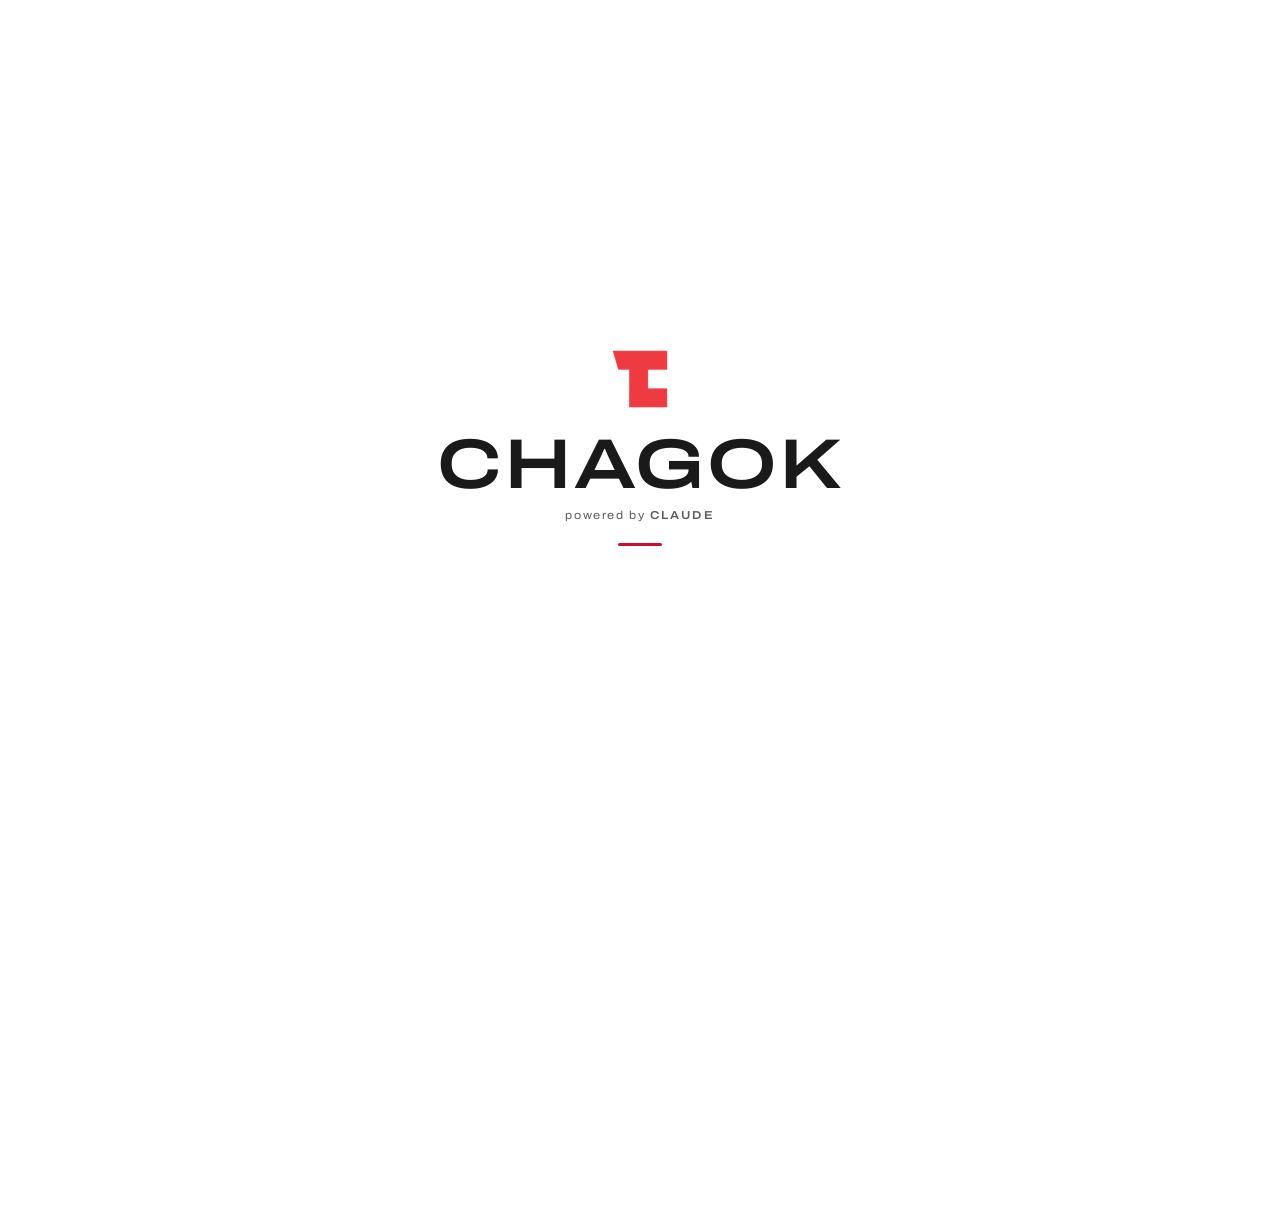
<file: index.html>
<!DOCTYPE html>
<html lang="ko">
<head>
<meta charset="UTF-8">
<style id="early-bg">html,body{background:#FFFFFF}</style>
<meta name="viewport" content="width=device-width, initial-scale=1, viewport-fit=cover">
<title>CHAGOK</title>
<meta name="robots" content="noindex,nofollow">
<meta name="theme-color" content="#C8102E">
<link rel="manifest" href="./manifest.webmanifest">
<link rel="apple-touch-icon" href="./apple-touch-icon.png">
<link rel="icon" href="./icon-192.png">
<meta name="apple-mobile-web-app-capable" content="yes">
<meta name="mobile-web-app-capable" content="yes">
<meta name="apple-mobile-web-app-title" content="CHAGOK">
<meta name="apple-mobile-web-app-status-bar-style" content="default">
<link rel="stylesheet" href="./fonts.css">
<script data-goatcounter="https://kjwdimomgo.goatcounter.com/count" async src="https://gc.zgo.at/count.js"></script>

<style>
@font-face{font-family:"CHAGOK Logo";font-style:normal;font-weight:100 900;font-stretch:62% 125%;font-display:block;src:url([data-uri]) format("woff2");unicode-range:U+0020-007E;}
:root{
  color-scheme:light;
  --bg:#FFFFFF;--surface:#FFFFFF;--ink:#1A1A1A;--muted:#5C5C5C;--line:#E2E2E2;--line-soft:#EDEDED;--accent:#C8102E;--accent-ink:#FFFFFF;--accent-bg:#FBEAEC;--gold:#C8102E;--band:#FFFFFF;--band-ink:#1A1A1A;--band-gold:#C8102E;--ok:#2E7D68;--ok-bg:#E3F1EC;--bad:#B45309;--bad-bg:#FDF0E1;
  --serif:"Noto Sans KR","Apple SD Gothic Neo","Malgun Gothic",system-ui,sans-serif;
  --sans:"Noto Sans KR","Apple SD Gothic Neo","Malgun Gothic",system-ui,sans-serif;
  --logo:"CHAGOK Logo","Helvetica Neue",Arial,sans-serif;
}
*,*::before,*::after{box-sizing:border-box}
html,body{margin:0;min-height:100%}
body{background:var(--bg);color:var(--ink);font-family:var(--sans);font-size:16px;line-height:1.55;-webkit-text-size-adjust:100%}
:focus-visible{outline:3px solid var(--accent);outline-offset:2px}
.wrap{max-width:560px;margin:0 auto;padding:20px 18px 40px}

/* 로고 띠 */
.hero{position:relative;overflow:hidden;background:var(--band);color:var(--band-ink);border-radius:18px;
  padding:26px 22px 24px;margin:0 0 16px;min-height:160px;display:flex;flex-direction:column;justify-content:flex-end;
  transition:min-height .7s cubic-bezier(.2,.7,.2,1), border-radius .7s}
.hero::after{content:"";position:absolute;right:-46px;top:-46px;width:170px;height:170px;border-radius:50%;border:1px solid var(--band-gold);opacity:.5;
  box-shadow:0 0 0 20px var(--band),0 0 0 21px var(--band-gold);pointer-events:none}
.hero::before{content:"";position:absolute;left:-90px;bottom:-130px;width:220px;height:220px;border-radius:50%;border:1px solid var(--band-gold);opacity:.18;
  box-shadow:0 0 0 18px var(--band),0 0 0 19px color-mix(in srgb,var(--band-gold) 60%,transparent);pointer-events:none}
.eyebrow{display:block;font-size:.78rem;font-weight:600;letter-spacing:.12em;color:var(--band-gold);margin:0 0 10px;position:relative;z-index:1}
.logo-row{display:flex;align-items:flex-end;flex-wrap:nowrap;gap:12px;position:relative;z-index:1}
.logo{font-family:var(--logo);font-weight:560;font-stretch:118%;font-size:clamp(1.9rem,8.4vw,3rem);line-height:1;letter-spacing:.06em;margin:0;color:var(--band-ink)}
.powered{font-family:var(--logo);font-stretch:110%;font-size:clamp(.58rem,2.3vw,.72rem);letter-spacing:.14em;color:var(--band-gold);padding-bottom:.35em;white-space:nowrap}
.powered b{font-weight:600;letter-spacing:.18em}
.rule{display:block;width:44px;height:3px;background:var(--band-gold);border-radius:2px;margin:14px 0 0;position:relative;z-index:1}
.hero p{margin:12px 0 0;font-size:.95rem;opacity:.9;position:relative;z-index:1}

/* 첫 화면: 로고만 크게 */
body.splash .hero{min-height:calc(100svh - 40px);border-radius:24px;justify-content:center;align-items:center;text-align:center}
body.splash .logo-row{justify-content:center}
body.splash .rule{margin-left:auto;margin-right:auto}
body.splash .menu,body.splash .foot,body.splash .hero p,body.splash .eyebrow{opacity:0;pointer-events:none}
body.splash .logo{font-size:clamp(2rem,9vw,4.4rem)}
.menu,.foot,.hero p,.eyebrow{transition:opacity .5s .25s}
.logo{transition:font-size .7s cubic-bezier(.2,.7,.2,1)}
@media (prefers-reduced-motion:no-preference){
  body.splash .logo{animation:rise .9s cubic-bezier(.2,.7,.2,1) both}
  body.splash .powered{animation:fade .6s .55s both}
  body.splash .rule{animation:grow .6s .45s both}
  @keyframes rise{from{opacity:0;transform:translateY(14px);letter-spacing:.2em}to{opacity:1;transform:none;letter-spacing:.06em}}
  @keyframes fade{from{opacity:0}to{opacity:1}}
  @keyframes grow{from{width:0}to{width:44px}}
}
@media (prefers-reduced-motion:reduce){.hero,.logo,.menu,.foot,.hero p,.eyebrow{transition:none}}
.skip{position:absolute;inset:0;background:none;border:0;cursor:pointer;z-index:2}
body:not(.splash) .skip{display:none}

/* 고르기 */
.pick{font:inherit;position:relative;display:block;width:100%;text-align:left;border:1px solid var(--line);border-radius:16px;background:var(--surface);color:var(--ink);
  padding:20px 48px 20px 20px;margin:0 0 12px;cursor:pointer;min-height:88px;box-shadow:0 1px 0 var(--line);text-decoration:none}
.pick::after{content:"›";position:absolute;right:18px;top:50%;transform:translateY(-50%);font-size:1.6rem;color:var(--accent);line-height:1}
.pick b{display:block;font-family:var(--logo);font-weight:560;font-stretch:115%;font-size:1.45rem;letter-spacing:.1em;line-height:1.2}
.pick small{display:block;margin-top:6px;font-size:.88rem;color:var(--muted)}
.pick .dd{display:inline-block;margin-top:8px;font-family:var(--serif);font-weight:700;font-size:.95rem;color:var(--gold)}
.pick:hover{border-color:var(--accent)}
.pick.ko b{font-family:var(--serif);font-weight:700;font-stretch:100%;font-size:1.5rem;letter-spacing:.04em}
@media (prefers-reduced-motion:no-preference){.pick{transition:transform .08s ease,border-color .15s}.pick:active{transform:scale(.985)}}
.back{background:none;border:0;color:var(--muted);font:inherit;font-size:.9rem;cursor:pointer;padding:10px 0;min-height:44px}
.sub{font-family:var(--serif);font-size:1.25rem;font-weight:700;margin:4px 0 12px}
.hidden{display:none!important}
.foot{font-size:.8rem;color:var(--muted);text-align:center;margin:18px 0 0}

/* ---- 동탄국제고 테마 (흰 바탕 · 동탄 레드 포인트 · Noto Sans KR) */
.hero{background:var(--band)!important;color:var(--band-ink);border:1px solid var(--line);box-shadow:none}
.hero::before,.hero::after{display:none!important}
.eyebrow,.hero .eyebrow{display:flex!important;align-items:center;gap:8px;color:var(--muted)!important;letter-spacing:.08em}
.eyebrow::before,.hero .eyebrow::before{content:"";flex:none;width:17px;height:18px;background:url([data-uri]) center/contain no-repeat}
.powered,.powered b,.logo .powered,.logo .powered b,.hero .powered,.hero .powered b{color:var(--muted)!important}
.logo{font-stretch:125%!important;font-weight:600!important;letter-spacing:.01em!important}
.rule{background:var(--accent)!important}
.pick{border-top:3px solid var(--accent);box-shadow:none}
.pick .dd{color:var(--accent)}
.tmark{display:none;width:56px;height:58px;margin:0 auto 22px;position:relative;z-index:1}
body.splash .tmark{display:block}
body.splash .hero{border-color:transparent}
@media (prefers-reduced-motion:no-preference){body.splash .tmark{animation:fade .6s .2s both}}

.pick .rate{display:block;margin-top:6px;font-size:.85rem;color:var(--muted)}
.pick .rate strong{font-weight:700;color:var(--ink);font-size:1rem;margin:0 2px}
.pick .rate .rm{margin-left:8px}
.pick .rate.hi strong{color:#2E7D68}.pick .rate.mid strong{color:#B27A12}
.pick .rate .rbar{display:block;height:5px;border-radius:3px;background:var(--line);overflow:hidden;margin-top:5px;max-width:260px}
.pick .rate .rbar i{display:block;height:100%;background:#2E7D68}
.pick .rate.mid .rbar i{background:#C9922E}.pick .rate.lo .rbar i{background:var(--muted)}

/* 로고가 카드 폭을 넘지 않게: 카드 폭에 맞춰 줄이고, 모자라면 powered by를 아랫줄로 */
.hero{container-type:inline-size}
.logo-row{flex-wrap:wrap;row-gap:6px}
.logo{font-size:min(clamp(1.9rem,8.4vw,3rem),15cqi)}
body.splash .logo{font-size:min(4.4rem,15.5cqi)}
body.splash .logo-row{flex-direction:column;align-items:center}
</style>
</head>
<body class="splash">
<div class="wrap">
  <header class="hero">
    <button class="skip" id="skip" aria-label="바로 시작하기"></button>
    <span class="eyebrow">동탄국제고 · 공부와 자습 계획</span>
    <img class="tmark" src="[data-uri]" alt="">
    <div class="logo-row">
      <h1 class="logo">CHAGOK</h1>
      <span class="powered">powered by <b>CLAUDE</b></span>
    </div>
    <span class="rule"></span>
    <p>차곡차곡 쌓는 공부 · 무엇을 할까요?</p>
  </header>

  <nav class="menu" id="menuMain" aria-label="CHAGOK 메뉴">
    <button type="button" class="pick" id="goStudy"><b>STUDY</b><small>차곡차곡 쌓는 암기 · 한국사2, 윤리</small></button>
    <a class="pick" href="./plan.html"><b>PLAN</b><small>할 일과 시간을 적으면 자습 시간표로 나눠 담기 · 캘린더</small><span class="dd" id="ddPlan"></span><span class="rate" id="ratePlan"></span></a>
  </nav>

  <nav class="menu hidden" id="menuStudy" aria-label="과목 고르기">
    <button type="button" class="back" id="backMain">‹ 처음으로</button>
    <p class="sub">STUDY · 과목을 골라 주세요</p>
    <a class="pick ko" href="./study.html#hist"><b>한국사2</b><small>기말 대비 · 교과서 주제 12~27 (24 제외)</small></a>
    <a class="pick ko" href="./study.html#eth"><b>윤리</b><small>1학기 정의 · 2학기 평화·통일·동아시아 평화</small></a>
  </nav>

  <p class="foot">학생이 직접 만든 학습 도구예요. 학교 공식 자료가 아니에요.</p>
</div>
<script>
"use strict";
const body=document.body;
function open(){ body.classList.remove("splash"); }
let seen=false; try{ seen=sessionStorage.getItem("chagok-splash")==="1"; sessionStorage.setItem("chagok-splash","1"); }catch(e){}
const reduce = matchMedia("(prefers-reduced-motion: reduce)").matches;
if(seen) open(); else setTimeout(open, reduce?600:1700);
document.getElementById("skip").onclick=open;
// 과목 고르기는 같은 화면에서 바꾼다 (#study로 바로 열 수도 있음)
const main=document.getElementById("menuMain"), study=document.getElementById("menuStudy");
function showStudy(on){ main.classList.toggle("hidden",on); study.classList.toggle("hidden",!on); }
document.getElementById("goStudy").onclick=()=>{ showStudy(true); history.replaceState(null,"","#study"); };
document.getElementById("backMain").onclick=()=>{ showStudy(false); history.replaceState(null,"",location.pathname+location.search); };
if(location.hash==="#study"){ open(); showStudy(true); }
// PLAN 카드에 다음 정기고사 D-day (1학년 기준, 2026학년도 학사일정)
const EXAMS=[["2026-12-08","2차 정기시험"]];
(function(){ const u=new Date(Date.now()+9*3600e3); const today=new Date(u.getUTCFullYear(),u.getUTCMonth(),u.getUTCDate());
  const nx=EXAMS.map(([d,n])=>{const [y,m,dd]=d.split("-").map(Number);return {d:new Date(y,m-1,dd),n};}).find(e=>e.d>=today);
  if(nx){ const k=Math.round((nx.d-today)/86400000); document.getElementById("ddPlan").textContent = k===0 ? `${nx.n} D-DAY` : `${nx.n}까지 D-${k}`; } })();

// PLAN 카드에 오늘 달성률 (자습 배분표에 저장된 내용으로 계산)
(function(){
  try{
    var S=JSON.parse(localStorage.getItem("dgplanner")||"null"); if(!S||!S.weeks) return;
    var pad=function(n){return String(n).padStart(2,"0")};
    var u=new Date(Date.now()+9*3600e3); var t=new Date(u.getUTCFullYear(),u.getUTCMonth(),u.getUTCDate());
    var mon=new Date(t); mon.setDate(t.getDate()-((t.getDay()+6)%7));
    var key=mon.getFullYear()+"-"+pad(mon.getMonth()+1)+"-"+pad(mon.getDate());
    var w=S.weeks[key]; var el=document.getElementById("ratePlan"); if(!el) return;
    var plan=0, done=0;
    if(w && w.plan) (w.plan.blocks||[]).forEach(function(b){ if(b.wd===t.getDay()){ var L=b.e-b.s; plan+=L; if(b.done) done+=L; } });
    var hm=function(m){var h=Math.floor(m/60),r=m%60;return (h?h+"시간":"")+(h&&r?" ":"")+(r?r+"분":"")||"0분"};
    if(!plan){ el.textContent="오늘 계획한 자습이 없어요"; el.className="rate none"; return; }
    var r=Math.round(done/plan*100);
    el.innerHTML='오늘 달성률 <strong>'+r+'%</strong><span class="rm">'+hm(done)+' / '+hm(plan)+'</span><span class="rbar"><i style="width:'+Math.min(100,r)+'%"></i></span>';
    el.className="rate "+(r>=70?"hi":r>=40?"mid":"lo");
  }catch(e){}
})();
</script>

<div id="pwaBar" hidden><span id="pwaMsg"></span><button type="button" id="pwaGo"></button><button type="button" id="pwaX" aria-label="닫기">✕</button></div>
<style>
#pwaBar{position:fixed;left:50%;top:12px;transform:translateX(-50%);z-index:90;display:flex;align-items:center;gap:10px;max-width:calc(100vw - 24px);
 background:#1d1d1f;color:#fff;border-radius:12px;padding:10px 12px 10px 16px;font-size:.88rem;box-shadow:0 6px 20px rgba(0,0,0,.18)}
#pwaBar[hidden]{display:none}
#pwaBar button{border:0;border-radius:8px;padding:7px 12px;font:inherit;font-weight:700;cursor:pointer}
#pwaGo{background:#fff;color:#1d1d1f}
#pwaX{background:transparent;color:#fff;padding:7px 8px}
#pwaGo:empty{display:none}
</style>
<script>
(function(){
  var bar=document.getElementById("pwaBar"), msg=document.getElementById("pwaMsg"), go=document.getElementById("pwaGo");
  function show(t,b,fn){ msg.textContent=t; go.textContent=b||""; go.onclick=fn||null; bar.hidden=false; }
  document.getElementById("pwaX").onclick=function(){ bar.hidden=true; if(bar.dataset.k) try{localStorage.setItem(bar.dataset.k,"1")}catch(e){} };
  var standalone = window.matchMedia("(display-mode: standalone)").matches || navigator.standalone===true;
  if(navigator.storage && navigator.storage.persist) navigator.storage.persist().catch(function(){});
  // 아이패드 Safari: 홈 화면에 추가 안내
  var isIOS = /iPad|iPhone|iPod/.test(navigator.userAgent) || (navigator.platform==="MacIntel" && navigator.maxTouchPoints>1);
  if(isIOS && !standalone){ try{ if(!localStorage.getItem("chagokHintIOS")){ bar.dataset.k="chagokHintIOS";
    show("공유 버튼(□↑) → ‘홈 화면에 추가’를 누르면 앱처럼 쓸 수 있어요. 기록은 앱 아이콘으로 연 쪽에 저장돼요."); } }catch(e){} }
  // 갤럭시탭 등: 설치 버튼
  var deferred=null;
  window.addEventListener("beforeinstallprompt",function(e){ e.preventDefault(); deferred=e;
    try{ if(localStorage.getItem("chagokHintInstall")) return; }catch(x){}
    bar.dataset.k="chagokHintInstall";
    show("CHAGOK을 앱으로 설치하면 인터넷 없이도 열려요.","설치하기",function(){ bar.hidden=true; deferred.prompt(); deferred=null; }); });
  if(!("serviceWorker" in navigator)) return;
  var reloading=false;
  navigator.serviceWorker.addEventListener("controllerchange",function(){ if(reloading) return; reloading=true; location.reload(); });
  navigator.serviceWorker.register("./sw.js").then(function(reg){
    function offer(w){ bar.dataset.k=""; show("새 버전이 있어요. 기록은 그대로 남아요.","지금 바꾸기",function(){ go.disabled=true; w.postMessage("skipWaiting"); }); }
    if(reg.waiting && navigator.serviceWorker.controller) offer(reg.waiting);
    reg.addEventListener("updatefound",function(){ var w=reg.installing; if(!w) return;
      w.addEventListener("statechange",function(){ if(w.state==="installed" && navigator.serviceWorker.controller) offer(w); }); });
    document.addEventListener("visibilitychange",function(){ if(!document.hidden) reg.update().catch(function(){}); });
  }).catch(function(){});
})();
</script>
</body>
</html>
</file>
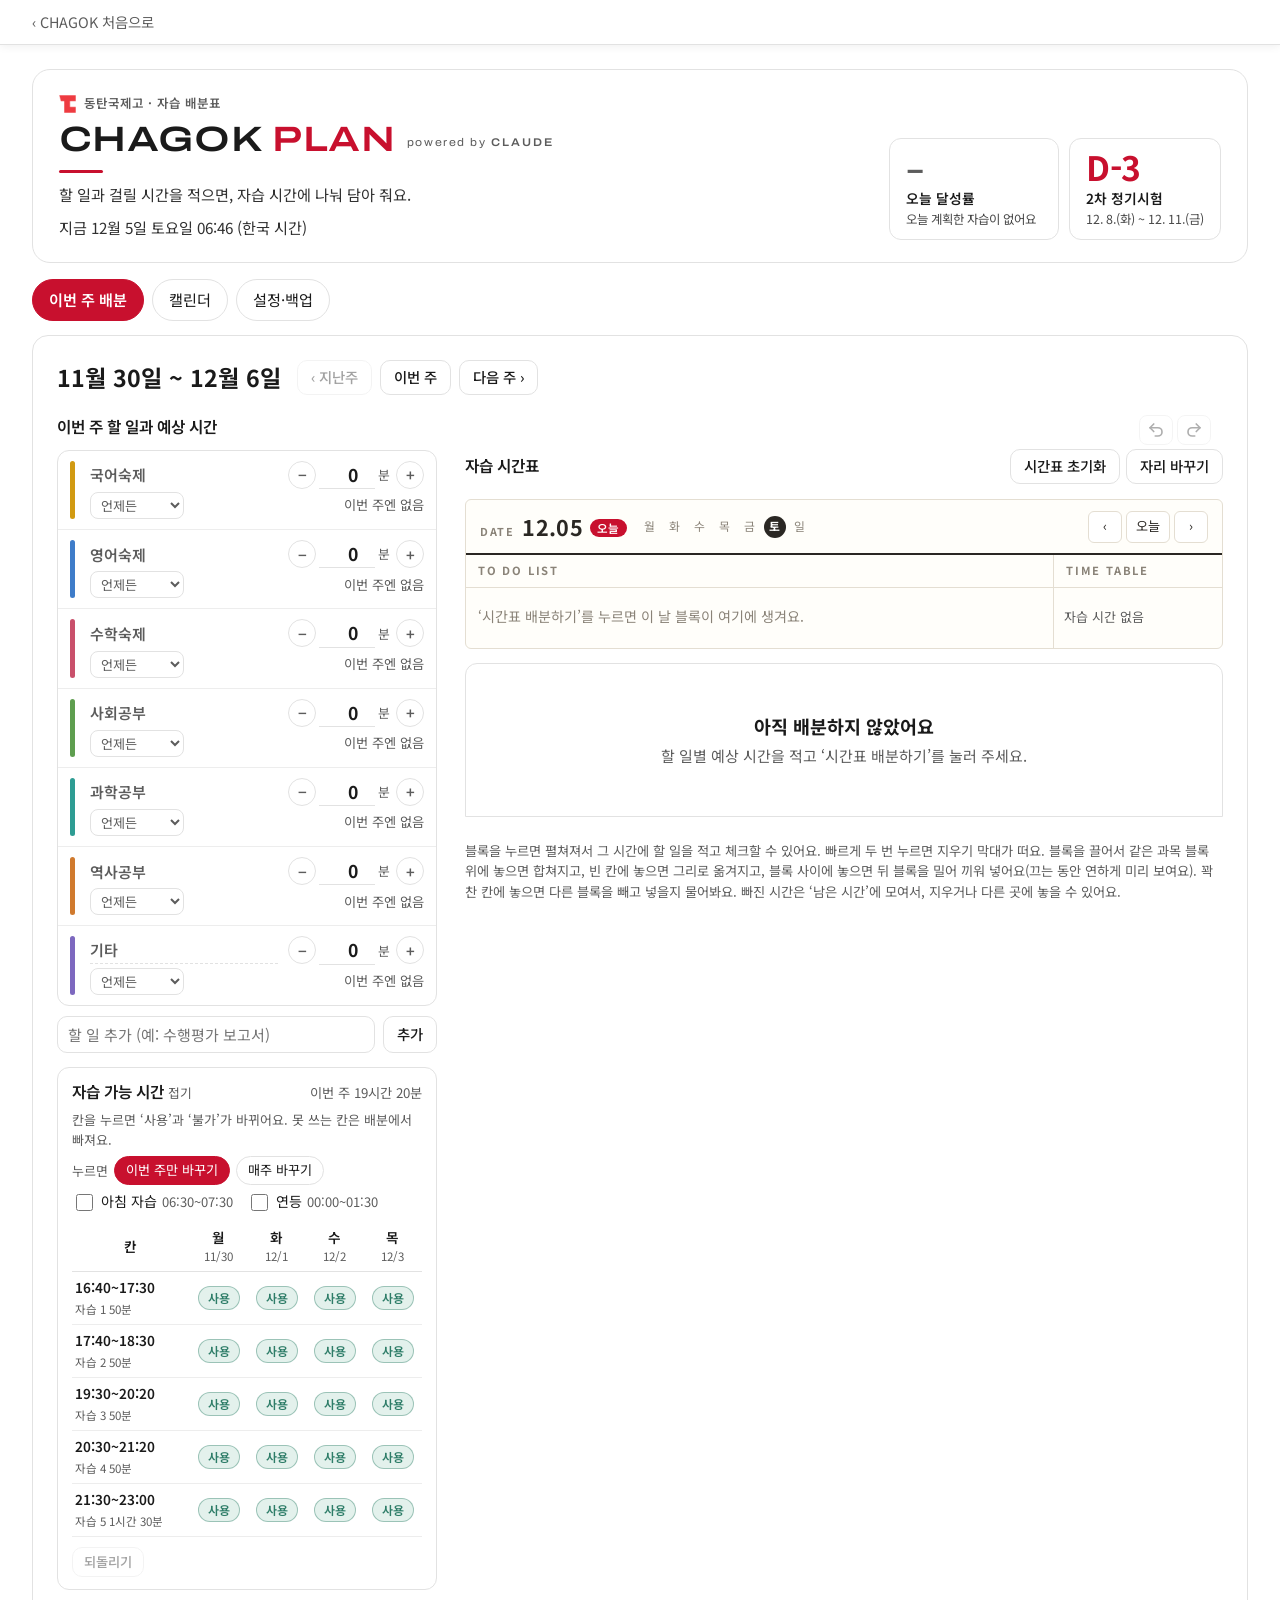
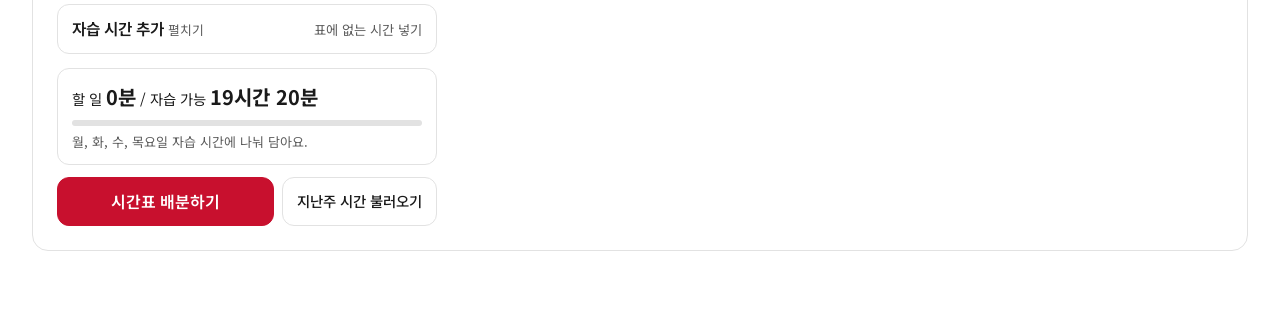
<file: plan.html>
<!DOCTYPE html>
<html lang="ko">
<head>
<meta charset="utf-8">
<meta name="viewport" content="width=device-width, initial-scale=1">
<style id="early-bg">html,body{background:#FFFFFF}</style>
<title>CHAGOK · PLAN</title>
<meta name="robots" content="noindex,nofollow">
<meta name="theme-color" content="#C8102E">
<link rel="manifest" href="./manifest.webmanifest">
<link rel="apple-touch-icon" href="./apple-touch-icon.png">
<link rel="icon" href="./icon-192.png">
<meta name="apple-mobile-web-app-capable" content="yes">
<meta name="mobile-web-app-capable" content="yes">
<meta name="apple-mobile-web-app-title" content="CHAGOK">
<meta name="apple-mobile-web-app-status-bar-style" content="default">
<link rel="stylesheet" href="./fonts.css">
<script data-goatcounter="https://kjwdimomgo.goatcounter.com/count" async src="https://gc.zgo.at/count.js"></script>

<style>
@font-face{font-family:"CHAGOK Logo";font-style:normal;font-weight:100 900;font-stretch:62% 125%;font-display:block;src:url([data-uri]) format("woff2");unicode-range:U+0020-007E;}

:root{
  color-scheme:light;
  --bg:#FFFFFF;--surface:#FFFFFF;--ink:#1A1A1A;--muted:#5C5C5C;--line:#E2E2E2;--line-soft:#EDEDED;--accent:#C8102E;--accent-ink:#FFFFFF;--accent-bg:#FBEAEC;--gold:#C8102E;--band:#FFFFFF;--band-ink:#1A1A1A;--band-gold:#C8102E;--ok:#2E7D68;--ok-bg:#E3F1EC;--bad:#B45309;--bad-bg:#FDF0E1;
  --serif:"Noto Sans KR","Apple SD Gothic Neo","Malgun Gothic",system-ui,sans-serif;
  --sans:"Noto Sans KR","Apple SD Gothic Neo","Malgun Gothic",system-ui,sans-serif;
  --row:16px;           /* 10분 한 칸 높이 */
  /* 예전 이름 호환 */
  --white:var(--surface); --pencil:var(--muted); --red:var(--bad); --grid:var(--line-soft); --grid-strong:var(--line); --paper:var(--bg);
}
*,*::before,*::after{box-sizing:border-box}
html,body{margin:0}
body{background:var(--bg);color:var(--ink);font-family:var(--sans);font-size:15px;line-height:1.55;
  font-variant-numeric:tabular-nums;-webkit-text-size-adjust:100%;-webkit-font-smoothing:antialiased}
button,input,select,textarea{font:inherit;color:inherit}
button{cursor:pointer}
:focus-visible{outline:3px solid var(--accent);outline-offset:2px}
.muted{color:var(--muted);font-size:13px}

/* ── 상단: 차곡 띠 ─────────────── */
body{background-image:
  radial-gradient(circle at 100% 100%, transparent 0 219px, color-mix(in srgb,var(--gold) 28%,transparent) 220px 221px, transparent 222px 259px, color-mix(in srgb,var(--gold) 22%,transparent) 260px 261px, transparent 262px),
  radial-gradient(circle at 0% 62%, transparent 0 139px, color-mix(in srgb,var(--gold) 20%,transparent) 140px 141px, transparent 142px 171px, color-mix(in srgb,var(--gold) 16%,transparent) 172px 173px, transparent 174px);
  background-attachment:fixed;background-repeat:no-repeat}
.top{max-width:1280px;margin:0 auto;padding:24px 32px 16px}
.hero{position:relative;overflow:hidden;background:var(--band);color:var(--band-ink);border-radius:18px;padding:24px 26px 22px;
  display:flex;align-items:flex-end;justify-content:space-between;gap:24px}
.hero::before,.hero::after{content:"";position:absolute;border-radius:50%;pointer-events:none}
.hero::after{right:-46px;top:-46px;width:170px;height:170px;border:1px solid var(--band-gold);opacity:.5;
  box-shadow:0 0 0 20px var(--band),0 0 0 21px var(--band-gold)}
.hero::before{right:150px;bottom:-120px;width:200px;height:200px;border:1px solid var(--band-gold);opacity:.22;
  box-shadow:0 0 0 16px var(--band),0 0 0 17px color-mix(in srgb,var(--band-gold) 60%,transparent)}
.brand{position:relative;z-index:1}
.eyebrow{display:block;font-size:.78rem;font-weight:600;letter-spacing:.12em;color:var(--band-gold);margin:0 0 6px}
.logo{font-family:var(--serif);font-weight:700;font-size:2.2rem;line-height:1.15;margin:0;letter-spacing:.06em;color:var(--band-ink)}
.logo span{color:var(--band-gold)}
.logo::after{content:"";display:block;width:44px;height:3px;background:var(--band-gold);margin:10px 0 0;border-radius:2px}
.brand p{margin:10px 0 0;font-size:.95rem;color:var(--band-ink);opacity:.9}
.dday-wrap{position:relative;z-index:1;display:flex;gap:10px;align-items:stretch;flex-wrap:wrap}
.dday{text-align:left;background:color-mix(in srgb,var(--band) 90%,var(--band-ink));border:1px solid color-mix(in srgb,var(--band-gold) 45%,transparent);
  border-radius:12px;padding:10px 16px;min-width:150px;color:var(--band-ink)}
.dday:hover{background:color-mix(in srgb,var(--band) 82%,var(--band-ink))}
.dday .num{display:block;font-family:var(--serif);font-weight:700;font-size:2.1rem;line-height:1.1;color:var(--band-gold);letter-spacing:-0.01em}
.dday .what{display:block;font-size:.86rem;font-weight:600;margin-top:2px}
.dday .when{display:block;font-size:.78rem;opacity:.8}
.dday.small .num{font-size:1.45rem;color:var(--band-ink)}
.dday-none{font-size:.85rem;opacity:.85;max-width:260px}
.dday:focus-visible{outline-color:var(--band-gold)}

/* ── 탭 ─────────────────────── */
.tabs{max-width:1280px;margin:0 auto 14px;padding:0 32px;display:flex;gap:8px}
.tabs button{font-size:.95rem;border:1px solid var(--line);background:var(--surface);color:var(--ink);padding:8px 16px;border-radius:999px;white-space:nowrap}
.tabs button[aria-selected="true"]{background:var(--accent);color:var(--accent-ink);border-color:var(--accent);font-weight:600}
main{max-width:1280px;margin:0 auto;padding:0 32px 64px}
.panel{display:none;background:var(--surface);border:1px solid var(--line);border-radius:16px;padding:24px}
.panel.on{display:block}

/* ── 공통 버튼 ─────────────────── */
.btn{background:var(--surface);border:1px solid var(--line);border-radius:10px;padding:7px 13px;font-weight:500;font-size:.9rem;line-height:1.3;white-space:nowrap;color:var(--ink)}
.btn:hover{border-color:var(--muted)}
.btn.primary{background:var(--accent);border-color:var(--accent);color:var(--accent-ink);font-weight:600}
.btn.primary:hover{filter:brightness(1.08)}
.btn.red{border-color:var(--bad);color:var(--bad)}
.btn.ghost{border-color:transparent;background:transparent;color:var(--muted);text-decoration:underline;text-underline-offset:3px;padding:6px 4px}
.btn[aria-pressed="true"]{background:var(--accent-bg);border-color:var(--accent);color:var(--accent);font-weight:600}
.btn:disabled{opacity:.4;cursor:default}
.chips{display:flex;gap:6px;flex-wrap:wrap}
.chips label{border:1px solid var(--line);background:var(--surface);border-radius:999px;padding:6px 13px;font-size:.9rem;cursor:pointer;user-select:none}
.chips input{position:absolute;opacity:0;pointer-events:none}
.chips label:has(input:checked){background:var(--accent);color:var(--accent-ink);border-color:var(--accent)}
.chips label:has(input:focus-visible){outline:3px solid var(--accent);outline-offset:2px}
input[type=text],input[type=number],input[type=time],input[type=date],select{border:1px solid var(--line);border-radius:10px;padding:6px 10px;background:var(--surface)}
input[type=text]:focus,input[type=number]:focus,input[type=time]:focus,select:focus{outline:none;border-color:var(--accent);box-shadow:0 0 0 3px color-mix(in srgb,var(--accent) 22%,transparent)}

/* ── 주간 배분 화면 ─────────── */
.week-bar{display:flex;align-items:center;gap:8px;flex-wrap:wrap;margin-bottom:20px}
.week-bar h2{font-family:var(--serif);font-size:1.45rem;font-weight:700;margin:0 8px 0 0}
.layout{display:grid;grid-template-columns:380px 1fr;gap:28px;align-items:start}
.layout > *,.cal-layout > *,.set > *{min-width:0}
.tasks h3,.sheet h3,.side h3,.set h3{font-size:.98rem;font-weight:600;margin:0 0 10px}

.task-list{list-style:none;margin:0;padding:0;border:1px solid var(--line);border-radius:12px;overflow:hidden}
.task{display:grid;grid-template-columns:10px 1fr auto;grid-template-areas:"sw name time" "sw meta meta";
  column-gap:10px;row-gap:3px;padding:10px 12px;border-bottom:1px solid var(--line-soft);align-items:center}
.task:last-child{border-bottom:0}
.task .sw{grid-area:sw;align-self:stretch;width:5px;border-radius:3px;border:0;padding:0}
.task .name{grid-area:name;font-weight:600;min-width:0}
.task .name input{border:0;border-bottom:1px dashed var(--line);border-radius:0;background:transparent;font-weight:600;width:100%;padding:1px 0;box-shadow:none}
.task .time{grid-area:time;display:flex;align-items:center;gap:3px}
.task .time button{width:28px;height:28px;border:1px solid var(--line);background:var(--surface);border-radius:50%;font-weight:600;line-height:1;padding:0;color:var(--muted)}
.task .time button:hover{border-color:var(--accent);color:var(--accent)}
.task .time input{width:56px;text-align:right;border:0;border-bottom:1px solid var(--line);border-radius:0;background:transparent;font-family:var(--serif);font-weight:700;font-size:1.1rem;padding:0 2px;box-shadow:none}
.task .time .u{font-size:.8rem;color:var(--muted);margin-right:3px}
.task .meta{grid-area:meta;display:flex;gap:10px;align-items:center;font-size:.83rem;color:var(--muted);flex-wrap:wrap}
.task .meta select{border-radius:8px;font-size:.82rem;padding:2px 6px}
.task .meta .hm{margin-left:auto;color:var(--ink)}
.task .meta .del{border:0;background:none;color:var(--bad);font-size:.82rem;padding:0;text-decoration:underline}
.task.zero .name,.task.zero .hm{color:var(--muted)}
.add-task{display:flex;gap:8px;margin-top:10px}
.add-task input{flex:1;min-width:0}

.slots{margin-top:14px;border:1px solid var(--line);border-radius:12px;padding:12px 14px}
.slots summary{display:flex;align-items:baseline;justify-content:space-between;gap:10px;cursor:pointer;list-style:none}
.slots summary::-webkit-details-marker{display:none}
.slots summary h3{margin:0}
.slots summary h3::after{content:"  펼치기";font-weight:400;font-size:.8rem;color:var(--muted)}
.slots[open] summary h3::after{content:"  접기"}
.slots summary span{font-size:.83rem;color:var(--muted)}
.mx-scroll{overflow-x:auto;margin-top:4px}
.mx{border-collapse:collapse;width:100%;font-size:.85rem}
.mx th,.mx td{border-bottom:1px solid var(--line-soft);padding:5px 3px;text-align:center}
.mx thead th{font-weight:600;border-bottom:1px solid var(--line)}
.mx thead th small{display:block;font-weight:400;color:var(--muted);font-size:.72rem}
.mx tbody th{text-align:left;font-weight:400;white-space:nowrap;padding-right:6px}
.mx tbody th b{display:block;font-weight:600;font-size:.85rem}
.mx tbody th small{color:var(--muted);font-size:.72rem}
.cellbtn{display:inline-block;min-width:42px;border:1px solid var(--line);border-radius:999px;padding:3px 6px;font-size:.75rem;font-weight:600;line-height:1.3;background:var(--surface)}
.cellbtn.on{background:var(--ok-bg);border-color:color-mix(in srgb,var(--ok) 40%,transparent);color:var(--ok)}
.cellbtn.off{color:var(--bad);border-color:var(--bad);background:var(--surface)}
.cellbtn.off.wk{background:var(--bad-bg)}
.cellbtn.hol{color:var(--muted);font-weight:400}
.mx .na{color:var(--line)}
.off-mode{margin-bottom:6px}
.off-mode .chips label{padding:3px 11px;font-size:.82rem}
.undo-row{display:flex;align-items:center;gap:8px;margin-top:10px;flex-wrap:wrap}
.undo-row .btn{padding:5px 11px;font-size:.83rem}
.added{margin:6px 0 4px;font-size:.85rem}
.added b{font-weight:600}
.added ul{list-style:none;margin:4px 0 0;padding:0}
.added li{display:grid;grid-template-columns:62px auto 1fr auto;gap:8px;align-items:baseline;padding:5px 0;border-bottom:1px solid var(--line-soft)}
.added .tm{font-weight:600}
.added .lb{color:var(--muted)}
.added .kind{display:inline-block;font-size:.7rem;font-weight:600;border:1px solid var(--line);border-radius:999px;padding:0 7px;line-height:1.6;margin-left:4px;color:var(--muted)}
.added .kind.once{background:var(--accent-bg);border-color:transparent;color:var(--accent)}
.added .rm{border:0;background:none;color:var(--bad);text-decoration:underline;font-size:.78rem;padding:0}
.slot-add{margin-top:10px;padding:12px;border:1px solid var(--line-soft);background:var(--bg);border-radius:12px;display:flex;flex-direction:column;gap:8px}
.slot-row{display:flex;align-items:center;gap:6px;flex-wrap:wrap}
.slot-row input[type=text]{flex:1;min-width:0}
.slot-row.quick .btn{padding:4px 9px;font-size:.8rem;border-radius:999px}

.sum{margin-top:14px;padding:12px 14px;border:1px solid var(--line);border-radius:12px;font-size:.9rem}
.sum b{font-family:var(--serif);font-size:1.25rem;font-weight:700}
.sum .bar{height:6px;margin-top:8px;background:var(--line);border-radius:3px;overflow:hidden}
.sum .bar i{display:block;height:100%;background:var(--gold);transition:width .4s}
.sum .bar i.over{background:var(--bad)}
.sum .msg{margin-top:8px;color:var(--bad);font-weight:600}
.go{display:flex;gap:8px;margin-top:12px;flex-wrap:wrap}
.go .btn.primary{flex:1;padding:13px 18px;font-size:1rem;border-radius:12px}
.go .btn:not(.primary){padding:13px 14px;border-radius:12px}

/* ── 시간표 ─────────────────── */
.sheet-head{display:flex;align-items:baseline;justify-content:space-between;gap:12px;flex-wrap:wrap;margin-bottom:10px}
.sheet-head .tools{display:flex;gap:6px;flex-wrap:wrap}
.hint{font-size:.83rem;color:var(--muted);margin:0}
.notes{margin:0 0 10px;padding:0;list-style:none;font-size:.85rem}
.notes li{color:var(--bad);font-weight:600}
.notes li.info{color:var(--muted);font-weight:400}
.tt-scroll{overflow-x:auto;border:1px solid var(--line);border-radius:12px 12px 0 0;background:var(--surface)}
.tt{display:grid;min-width:560px}
.tt .col-h{position:sticky;top:0;background:var(--surface);border-bottom:1px solid var(--line);padding:9px 8px 7px;font-weight:600;text-align:center;font-size:.95rem;z-index:3}
.tt .col-h small{display:block;font-weight:400;color:var(--muted);font-size:.75rem}
.tt .col-h .tag{display:inline-block;margin-top:2px;font-size:.7rem;font-weight:600;color:var(--bad)}
.tt .axis{border-right:1px solid var(--line);position:relative}
.tt .axis span{position:absolute;right:7px;transform:translateY(-50%);font-size:.7rem;color:var(--muted)}
.tt .day{position:relative;border-right:1px solid var(--line-soft)}
.tt .day:last-child{border-right:0}
.tt .lines{position:absolute;inset:0;background-image:linear-gradient(to bottom, #F2F4F7 1px, transparent 1px);background-size:100% var(--row)}
.tt .hourline{position:absolute;left:0;right:0;height:0;border-top:1px solid var(--line-soft)}
.tt .ses{position:absolute;left:3px;right:3px;border:1px solid var(--line);border-radius:8px;pointer-events:none}
.tt .ses-off{position:absolute;left:3px;right:3px;border:1px dashed var(--bad);border-radius:8px;z-index:1;
  background:repeating-linear-gradient(-45deg, var(--surface) 0 6px, var(--bad-bg) 6px 8px)}
.tt .ses-off em{position:absolute;left:8px;top:4px;font-style:normal;font-size:.72rem;font-weight:600;color:var(--bad)}
.tt .cut{position:absolute;left:0;right:0;z-index:2;background:var(--bg);border-top:1px dashed var(--line);border-bottom:1px dashed var(--line)}
.tt .cut em{position:absolute;left:8px;top:50%;transform:translateY(-50%);font-style:normal;font-size:.72rem;color:var(--muted);white-space:nowrap}
.tt .axis .cut em{display:none}
.tt .gap{position:absolute;left:0;right:0;background:repeating-linear-gradient(-45deg, transparent 0 6px, #F1F3F6 6px 8px)}
.tt .gap em{position:absolute;left:8px;top:50%;transform:translateY(-50%);font-style:normal;font-size:.7rem;color:var(--muted)}
.tt .off{position:absolute;inset:0;z-index:1;display:flex;align-items:center;justify-content:center;
  background:repeating-linear-gradient(-45deg, transparent 0 7px, #F1F3F6 7px 9px) var(--surface);color:var(--muted);font-size:.85rem;text-align:center;padding:10px}
.blk{position:absolute;left:6px;right:6px;z-index:2;border:0;border-left:4px solid var(--c);padding:2px 8px;text-align:left;overflow:hidden;
  background:color-mix(in srgb, var(--c) 17%, var(--surface));border-radius:6px 8px 8px 6px;
  font-size:.82rem;line-height:1.25;color:var(--ink);display:flex;flex-direction:column;justify-content:center;touch-action:none;cursor:grab}
.blk b{font-weight:600;white-space:nowrap;overflow:hidden;text-overflow:ellipsis}
.blk span{font-size:.7rem;color:var(--muted);white-space:nowrap}
.blk.short{flex-direction:row;align-items:center;gap:6px}
.blk:hover{background:color-mix(in srgb, var(--c) 27%, var(--surface))}
.blk.done{background:var(--surface);border-left-color:color-mix(in srgb, var(--c) 45%, var(--surface))}
.blk.done b{color:var(--muted);text-decoration:line-through;text-decoration-color:var(--ok);text-decoration-thickness:2px}
.blk.done::after{content:"✓";position:absolute;right:8px;top:50%;transform:translateY(-50%);color:var(--ok);font-weight:700;font-size:1rem}
.blk.pick{outline:2px solid var(--accent);outline-offset:1px}
.blk.dragging{opacity:.3}
.blk.drop-ok{outline:2px dashed var(--accent);outline-offset:2px}
.blk.drop-no{outline:2px dashed var(--bad);outline-offset:2px}
.drag-ghost{position:fixed;z-index:60;pointer-events:none;padding:6px 11px;border:1px solid var(--line);border-left:4px solid var(--c);
  background:color-mix(in srgb, var(--c) 17%, var(--surface));border-radius:8px;font-size:.85rem;color:var(--ink);display:flex;flex-direction:column;line-height:1.35}
.drag-ghost b{font-weight:600}
.drag-ghost span{font-size:.72rem;color:var(--accent);font-weight:600}
.pend{border:1px solid var(--bad);background:var(--bad-bg);border-radius:12px;padding:10px 14px;margin-bottom:10px}
.pend p{margin:0 0 8px;font-size:.85rem}
.pend p b{color:var(--bad);margin-right:6px}
.pend-list{display:flex;flex-wrap:wrap;gap:8px 14px}
.pend-item{display:inline-flex;align-items:center;gap:6px}
.pend-chip{border:1px solid transparent;border-left:4px solid var(--c);background:var(--surface);padding:5px 11px;font-weight:600;font-size:.85rem;touch-action:none;cursor:grab;border-radius:8px}
.pend-chip.sel{border-color:var(--accent);border-left-color:var(--c)}
.pend-del{border:0;background:none;color:var(--bad);text-decoration:underline;font-size:.78rem;padding:0}
.tt .day.placing{cursor:copy}
.legend{display:flex;flex-wrap:wrap;gap:6px 16px;margin-top:14px;font-size:.83rem}
.legend span{display:inline-flex;align-items:center;gap:6px}
.legend i{width:10px;height:10px;border-radius:50%;display:inline-block}
.daysum{display:grid;border:1px solid var(--line);border-top:0;border-radius:0 0 12px 12px;background:var(--surface);font-size:.78rem;min-width:560px}
.daysum div{padding:7px 8px;border-right:1px solid var(--line-soft);color:var(--muted)}
.daysum div:last-child{border-right:0}
.daysum b{color:var(--ink);font-weight:600}
.empty{padding:48px 20px;text-align:center;color:var(--muted)}
.empty b{display:block;color:var(--ink);font-family:var(--serif);font-size:1.15rem;margin-bottom:4px}

/* ── 달력 ──────────────────── */
.cal-layout{display:grid;grid-template-columns:1fr 320px;gap:28px;align-items:start}
.cal-head{display:flex;align-items:center;gap:8px;margin-bottom:12px;flex-wrap:wrap}
.cal-head h2{font-family:var(--serif);font-size:1.6rem;font-weight:700;margin:0 4px;min-width:150px;text-align:center}
.cal-head .btn{border-radius:999px;min-width:36px}
.cal-head label{font-size:.85rem;color:var(--muted);display:flex;align-items:center;gap:5px;margin-left:auto}
.cal{display:grid;grid-template-columns:repeat(7,1fr);border:1px solid var(--line);border-radius:12px;overflow:hidden}
.cal .wd{font-size:.78rem;font-weight:600;text-align:left;padding:7px 9px;border-bottom:1px solid var(--line);background:var(--surface);color:var(--muted)}
.cal .wd.sun{color:var(--bad)}
.cal .wd.sat{color:var(--accent)}
.cell{min-height:104px;border:0;border-right:1px solid var(--line-soft);border-bottom:1px solid var(--line-soft);
  padding:7px 7px 9px;text-align:left;background:var(--surface);display:flex;flex-direction:column;gap:3px;position:relative}
.cell:nth-child(7n){border-right:0}
.cell.other{background:#F6F7F9;color:#A3ACBC}
.cell.other .ev{opacity:.5}
.cell.brk{background:repeating-linear-gradient(-45deg, var(--surface) 0 8px, #F3F5F8 8px 10px)}
.cell .d{font-weight:600;font-size:.9rem;line-height:1;align-self:flex-start;padding:4px 6px;border-radius:999px}
.cell.hol .d,.cell.sun .d{color:var(--bad)}
.cell.sat .d{color:var(--accent)}
.cell.today .d{background:var(--accent);color:var(--accent-ink)}
.cell.sel{box-shadow:inset 0 0 0 2px var(--accent)}
.cell.target .d{outline:2px solid var(--bad);outline-offset:1px}
.ev{font-size:.72rem;line-height:1.3;color:var(--ink);word-break:keep-all}
.ev.exam{font-weight:600;color:var(--bad)}
.ev.exam::before{content:"";display:inline-block;width:6px;height:6px;border-radius:50%;background:var(--bad);margin-right:4px;vertical-align:1px}
.ev.hol{color:var(--bad)}
.ev.mock{color:#8A5A12}
.ev.brk{color:var(--muted)}
.ev.mine{background:var(--accent-bg);color:var(--accent);font-weight:600;padding:1px 6px;border-radius:6px;align-self:flex-start}
.ev.more{color:var(--muted)}
.side .box{border:1px solid var(--line);border-radius:12px;padding:14px 16px;background:var(--surface);margin-bottom:14px}
.side .box h3{font-family:var(--serif);font-size:1.15rem;font-weight:700}
.side .box h3 small{font-family:var(--sans);font-weight:400;color:var(--muted);font-size:.83rem;margin-left:6px}
.side ul{list-style:none;margin:0 0 10px;padding:0}
.side li{padding:7px 0;border-bottom:1px solid var(--line-soft);font-size:.9rem;display:flex;justify-content:space-between;gap:8px;align-items:baseline}
.side li .g{font-size:.78rem;color:var(--muted);white-space:nowrap}
.side li button{border:0;background:none;color:var(--bad);font-size:.78rem;text-decoration:underline;padding:0}
.side .row{display:flex;gap:6px;flex-wrap:wrap}
.side input[type=text],.side input[type=date]{flex:1;min-width:0}
.upcoming li{display:grid;grid-template-columns:62px 1fr;gap:8px}
.upcoming li .dn{font-family:var(--serif);font-weight:700;color:var(--bad);font-size:1.05rem}
.upcoming li .dn.k{color:var(--ink)}
.upcoming li .t small{display:block;color:var(--muted);font-size:.78rem}
.src{font-size:.78rem;color:var(--muted);margin-top:10px}

/* ── 설정 ──────────────────── */
.set{display:grid;grid-template-columns:1fr 1fr;gap:28px 40px}
.set section{min-width:0}
.set h3{font-family:var(--serif);font-size:1.15rem;font-weight:700}
.set .field{display:flex;align-items:center;gap:10px;margin:8px 0;flex-wrap:wrap;font-size:.9rem}
.set .field > span:first-child{min-width:120px;font-weight:600}
.set input[type=number]{width:76px}
.sess-day{border-top:1px solid var(--line-soft);padding:10px 0}
.sess-day > div:first-child{display:flex;justify-content:space-between;align-items:center;margin-bottom:6px}
.sess-day b{font-weight:600}
.sess{display:flex;gap:6px;align-items:center;margin:4px 0;font-size:.88rem;flex-wrap:wrap}
.sess input[type=text]{width:92px;padding:4px 8px}
.sess input[type=time]{padding:4px 6px}
.sess > .muted:not(label){min-width:58px;white-space:nowrap}
.sess label{white-space:nowrap}
@media (min-width:961px){ .sess{flex-wrap:nowrap} }
.sess .x{border:0;background:none;color:var(--bad);text-decoration:underline;font-size:.82rem}
.danger{margin-top:12px}

.toast{position:fixed;left:50%;bottom:24px;transform:translateX(-50%);background:var(--ink);color:var(--surface);padding:11px 18px;border-radius:12px;font-weight:500;font-size:.9rem;opacity:0;pointer-events:none;transition:opacity .2s;z-index:70;max-width:calc(100vw - 32px)}
.toast.show{opacity:1}
.toast .act{margin-left:12px;background:var(--surface);color:var(--ink);border:0;border-radius:8px;padding:4px 11px;font-weight:600;font-size:.83rem}
.toast.has-act{pointer-events:auto}

@media (max-width: 960px){
  .layout,.cal-layout,.set{grid-template-columns:1fr}
  .top{padding:14px 12px 12px}
  .hero{flex-direction:column;align-items:flex-start;padding:20px 18px}
  .logo{font-size:1.9rem}
  .hero::before{display:none}
  .hero::after{right:-70px;top:-70px}
  .dday-wrap{width:100%}
  .tabs,main{padding-left:12px;padding-right:12px}
  .panel{padding:16px;border-radius:14px}
  .cell{min-height:72px;padding:5px 4px}
  .ev{font-size:.66rem}
}
@media (max-width:560px){
  .tabs button{padding:7px 12px;font-size:.88rem}
  .cal .ev:not(.exam):not(.mine){display:none}
}
@media (prefers-reduced-motion: reduce){ .toast,.sum .bar i{transition:none} }

@media print{
  body{background:none}
  body{background-image:none}
  .hero{background:none;color:var(--ink);padding:0}
  .hero::before,.hero::after,.eyebrow,.brand p{display:none}
  .logo{color:var(--ink)}
  .top .dday-wrap,.tabs,.tasks,.sheet-head .tools,.week-bar .btn,.go,.notes,.hint,.pend{display:none !important}
  .panel{border:0;padding:0}
  .layout{display:block}
  .panel:not(#p-week){display:none !important}
  .tt-scroll{overflow:visible}
  .blk{-webkit-print-color-adjust:exact;print-color-adjust:exact}
}

/* ---- CHAGOK 통합판 */
.logo{font-family:"CHAGOK Logo","Helvetica Neue",Arial,sans-serif;font-weight:560;font-stretch:118%;letter-spacing:.06em;white-space:nowrap}
.logo span{font-family:inherit}
@media (max-width:560px){ .logo{font-size:clamp(1.6rem,7.5vw,2rem);white-space:normal} .logo .powered{display:block;font-size:.6rem;margin:6px 0 0} }
.logo .powered{display:inline-block;margin-left:12px;vertical-align:5px;font-size:.7rem;font-stretch:110%;letter-spacing:.14em;color:var(--band-gold);font-weight:400}
.logo .powered b{font-weight:600;letter-spacing:.18em;color:var(--band-gold)}
.homelink{display:inline-flex;align-items:center;min-height:40px;color:var(--muted);font-size:.9rem;text-decoration:none;margin:0 0 4px}
.homelink:hover{text-decoration:underline}
.hidden-web{display:none}

/* ---- 동탄국제고 테마 (흰 바탕 · 동탄 레드 포인트 · Noto Sans KR) */
.hero{background:var(--band)!important;color:var(--band-ink);border:1px solid var(--line);box-shadow:none}
.hero::before,.hero::after{display:none!important}
.eyebrow,.hero .eyebrow{display:flex!important;align-items:center;gap:8px;color:var(--muted)!important;letter-spacing:.08em}
.eyebrow::before,.hero .eyebrow::before{content:"";flex:none;width:17px;height:18px;background:url([data-uri]) center/contain no-repeat}
.powered,.powered b,.logo .powered,.logo .powered b,.hero .powered,.hero .powered b{color:var(--muted)!important}
body{background-image:none!important}
.logo{font-stretch:125%!important;font-weight:600!important;letter-spacing:.01em!important}
.logo span{color:var(--accent)}
.logo::after{background:var(--accent)}
.dday{background:var(--surface)!important;border:1px solid var(--line)!important;color:var(--ink)!important}
.dday:hover{background:#F7F7F7!important}
.dday .num{color:var(--accent)!important}
.dday.small .num{color:var(--ink)!important}
.dday:focus-visible{outline-color:var(--accent)}
.cal .wd.sun,.cell.hol .d,.cell.sun .d,.ev.hol{color:#C8102E}
.cal .wd.sat,.cell.sat .d{color:#2F5FA8}
.ev.exam,.upcoming li .dn{color:#C8102E}
.ev.exam::before{background:#C8102E}

#choiceBox{position:fixed;left:50%;bottom:20px;transform:translate(-50%,12px);z-index:80;width:min(520px,calc(100vw - 24px));
  background:var(--surface);color:var(--ink);border:1px solid var(--line);border-radius:14px;padding:14px 16px;
  box-shadow:0 10px 30px rgba(0,0,0,.18);opacity:0;pointer-events:none;transition:opacity .15s,transform .15s}
#choiceBox.show{opacity:1;pointer-events:auto;transform:translate(-50%,0)}
#choiceBox p{margin:0 0 10px;font-size:.92rem;line-height:1.5}
#choiceBox .choice-btns{display:flex;flex-wrap:wrap;gap:8px}
#choiceBox .btn{white-space:normal;text-align:left}
@media (prefers-reduced-motion:reduce){#choiceBox{transition:none}}

/* ── 달성률 */
.dday.rate{min-width:170px}
.dday.rate .num{color:var(--ok)!important}
.dday.rate.r-mid .num{color:#B27A12!important}
.dday.rate.r-low .num,.dday.rate.none .num{color:var(--muted)!important}
.dday.rate .rbar{display:block;height:6px;border-radius:3px;background:var(--line);overflow:hidden;margin-top:6px}
.dday.rate .rbar i{display:block;height:100%;background:var(--ok)}
.dday.rate.r-mid .rbar i{background:#C9922E}
.dday.rate.r-low .rbar i{background:var(--muted)}
.prog{margin-top:auto;display:flex;align-items:center;gap:5px;font-size:.68rem;font-weight:600;color:var(--muted);padding-top:3px}
.prog .pb{flex:1;height:5px;border-radius:3px;background:var(--line);overflow:hidden;min-width:18px}
.prog .pb i{display:block;height:100%;background:var(--muted)}
.prog.r-full,.prog.r-high{color:var(--ok)}
.prog.r-full .pb i,.prog.r-high .pb i{background:var(--ok)}
.prog.r-mid{color:#B27A12}
.prog.r-mid .pb i{background:#C9922E}
.prog.plan{font-weight:500}
.prog.r-full::after{content:"✓";font-weight:700}
.daybox-prog{margin:4px 0 12px;padding:10px 12px;border:1px solid var(--line);border-radius:10px}
.daybox-prog .big{font-size:1.5rem;font-weight:700;line-height:1.1}
.daybox-prog .big small{font-size:.8rem;font-weight:400;color:var(--muted);margin-left:6px}
.daybox-prog .rbar{display:block;height:6px;border-radius:3px;background:var(--line);overflow:hidden;margin:6px 0 8px}
.daybox-prog .rbar i{display:block;height:100%;background:var(--ok)}
.daybox-prog ul{margin:0}
.daybox-prog li{font-size:.83rem;padding:4px 0}
.daybox-prog .sw{display:inline-block;width:8px;height:8px;border-radius:50%;margin-right:6px;vertical-align:1px}
.wk-rate{font-weight:600}
.daysum .dr{display:inline-block;margin-left:4px;font-weight:700}
.daysum .dr.r-full,.daysum .dr.r-high{color:var(--ok)}
.daysum .dr.r-mid{color:#B27A12}

/* ── 끼워 넣기 미리 보기 · 블록 메뉴 */
.tt .pv{position:absolute;left:6px;right:6px;z-index:4;pointer-events:none;border-radius:6px 8px 8px 6px;font-size:.72rem;padding:2px 8px;overflow:hidden;display:flex;align-items:center}
.tt .pv span{white-space:nowrap;overflow:hidden;text-overflow:ellipsis;color:var(--ink);opacity:.75}
.tt .pv-new{border:2px dashed var(--c);background:color-mix(in srgb, var(--c) 14%, transparent)}
.tt .pv-move{border:1.5px dashed color-mix(in srgb, var(--c) 70%, transparent);background:color-mix(in srgb, var(--c) 8%, transparent)}
.blk.pv-dim{opacity:.15}
@media (prefers-reduced-motion:no-preference){ .tt .pv{transition:top .12s ease} .blk{transition:opacity .12s} }
#blkMenu{position:fixed;z-index:90;display:flex;align-items:center;gap:6px;flex-wrap:wrap;max-width:calc(100vw - 16px);
  background:var(--surface);border:1px solid var(--line);border-radius:12px;padding:8px 10px;box-shadow:0 8px 24px rgba(0,0,0,.16)}
#blkMenu .bm-t{font-size:.82rem;font-weight:600;margin-right:4px;display:inline-flex;align-items:center;gap:6px}
#blkMenu .bm-t i{width:8px;height:8px;border-radius:50%;display:inline-block}
#blkMenu .btn{padding:5px 11px;font-size:.83rem}

/* ── 고르고 누르기 */
#placeBar{position:fixed;left:50%;bottom:16px;transform:translateX(-50%);z-index:85;display:flex;align-items:center;gap:10px;flex-wrap:wrap;
  width:min(560px,calc(100vw - 24px));background:var(--ink);color:var(--surface);border-radius:14px;padding:10px 12px;box-shadow:0 10px 30px rgba(0,0,0,.25)}
#placeBar .pb-chip{border-left:4px solid var(--c);background:var(--surface);color:var(--ink);font-weight:700;font-size:.85rem;padding:4px 10px;border-radius:8px}
#placeBar .pb-msg{flex:1;font-size:.88rem;min-width:150px}
#placeBar .btn{padding:5px 12px;font-size:.85rem}
.pend-chip.sel{outline:2px solid var(--ink);outline-offset:2px}
.tt .day.placing{cursor:copy}
.tt .day.placing .blk{cursor:copy}

.sheet-head .tools{align-items:flex-end}
.swap-col{display:inline-flex;flex-direction:column;align-items:center;gap:4px}
.undo-arrow{width:34px;height:30px;display:grid;place-items:center;border-radius:8px;border:1px solid var(--line,#d9d4c7);background:var(--card,#fff);color:inherit;cursor:pointer;padding:0}
.undo-arrow:hover:not(:disabled){background:rgba(0,0,0,.05)}
.undo-arrow:disabled{opacity:.35;cursor:default}
.undo-arrow:focus-visible{outline:2px solid currentColor;outline-offset:2px}

.hist-row{display:inline-flex;gap:4px}

.prog.fc{gap:4px;color:var(--ink,inherit)}
.prog.fc .face{flex:none}
.daybox-prog .big{display:flex;align-items:center;gap:8px}
.face-legend{margin:12px 0 4px;padding:12px 14px;border:1px solid var(--line);border-radius:10px;font-size:.84rem}
.face-legend>b{display:block;margin-bottom:8px}
.face-legend ul{list-style:none;margin:0;padding:0;display:flex;flex-wrap:wrap;gap:8px 18px}
.face-legend li{display:flex;align-items:center;gap:7px}
.face-legend li strong{font-weight:700;margin-right:3px}
.face-legend p{margin:9px 0 0;color:var(--muted);font-size:.78rem}

.nowclock{margin:6px 0 0;font-size:.8rem;color:var(--muted);font-variant-numeric:tabular-nums}
.tt .nowline{position:absolute;left:0;right:0;height:0;z-index:6;pointer-events:none}
.tt .nowline .dot{position:absolute;left:-6px;top:-6px;width:12px;height:12px;border-radius:50%;background:#C8102E;box-shadow:0 0 0 2px var(--card,#fff);pointer-events:auto;cursor:pointer;z-index:1}
.tt .nowline .dot::after{content:"";position:absolute;inset:-6px;border-radius:50%}
.tt .nowline .bar{position:absolute;left:0;right:0;top:-1px;height:2px;background:#C8102E;transform:scaleX(0);transform-origin:left center;transition:transform .28s ease}
.tt .nowline em{position:absolute;right:4px;top:-18px;font-style:normal;font-size:.66rem;font-weight:700;color:#C8102E;background:var(--card,#fff);padding:0 3px;border-radius:3px;opacity:0;transition:opacity .15s ease}
.tt .nowline .dot:hover~.bar,.tt .nowline .dot:focus-visible~.bar,.tt .nowline.open .bar{transform:scaleX(1)}
.tt .nowline .dot:hover~em,.tt .nowline .dot:focus-visible~em,.tt .nowline.open em{opacity:1;transition-delay:.18s}
@media (prefers-reduced-motion:reduce){.tt .nowline .bar,.tt .nowline em{transition:none}}

#choiceBox p small{display:block;margin-top:6px;font-size:.8rem;color:var(--muted);line-height:1.5}

#prevWeek:disabled{opacity:.4;filter:grayscale(1);cursor:not-allowed}

/* 터치 기기: 길게 누를 때 뜨는 복사·이미지 메뉴와 글자 선택을 막고 끌기에 쓴다 */
.tt, .tt *, .pend-chip, .drag-ghost{-webkit-touch-callout:none;-webkit-user-select:none;user-select:none;-webkit-tap-highlight-color:transparent}
.tt .blk, .pend-chip{touch-action:none}
.blk.dragging{opacity:.45}

/* 할 일 노트 */
.todo{border:1px solid var(--line);border-radius:12px;padding:12px 14px;margin:0 0 14px;background:var(--surface,#fff)}
.todo-head{display:flex;align-items:center;gap:10px;flex-wrap:wrap;margin-bottom:8px}
.todo-head h3{margin:0;font-size:1rem}
.todo-day{display:inline-flex;align-items:center;gap:2px}
.todo-day .btn{min-width:32px;padding:4px 8px}
.todo-day b{font-size:.92rem;padding:0 4px;font-variant-numeric:tabular-nums}
.auto-sub{margin-left:auto;font-size:.84rem;display:inline-flex;align-items:center;gap:5px}
.auto-sub small{color:var(--muted);font-size:.74rem}
.todo-list{list-style:none;margin:0 0 8px;padding:0}
.todo-list li{display:grid;grid-template-columns:auto 1.4em minmax(0,1fr) 7.5em 4.6em auto;align-items:center;gap:6px;padding:5px 0 5px 8px;border-bottom:1px dashed var(--line);border-left:3px solid var(--c)}
.todo-list li.empty{display:block;border:0;color:var(--muted);font-size:.85rem;padding:6px 0}
.todo-list li .no{color:var(--muted);font-size:.8rem;text-align:right;font-variant-numeric:tabular-nums}
.todo-list li.ok .tt-text{text-decoration:line-through;color:var(--muted)}
.todo-list input[type=text],.todo-list select,.todo-list input[type=number],.todo-add input,.todo-add select,.todo-new input{min-width:0;font:inherit;font-size:.88rem;padding:5px 6px;border:1px solid var(--line);border-radius:6px;background:var(--surface,#fff);color:inherit}
.todo-new[hidden]{display:none}
.todo-list input.tt-text{border-color:transparent;background:transparent}
.todo-list input.tt-text:focus{border-color:var(--line);background:var(--surface,#fff)}
.todo-list input[type=checkbox]{width:18px;height:18px;accent-color:var(--accent)}
.todo-list .x{border:0;background:none;color:var(--muted);font-size:1.1rem;cursor:pointer;padding:2px 6px}
.todo-add,.todo-new{display:grid;grid-template-columns:minmax(0,1fr) 7.5em 4.6em auto;gap:6px}
.todo-new{grid-template-columns:minmax(0,1fr) auto auto;margin-top:6px}
.todo-go{display:flex;align-items:center;gap:10px;margin-top:10px;flex-wrap:wrap}
.todo-go .muted{font-size:.82rem}
@media (max-width:560px){ .todo-list li{grid-template-columns:auto 1.2em minmax(0,1fr) auto; } .todo-list li select,.todo-list li input[type=number]{grid-column:3} .todo-add{grid-template-columns:minmax(0,1fr) 6.5em; } }
/* 블록 안 할 일 */
.blk .btasks{list-style:none;margin:3px 0 0;padding:0;font-size:.72rem;line-height:1.3;color:var(--ink);overflow:hidden}
.blk .btasks li{white-space:nowrap;overflow:hidden;text-overflow:ellipsis}
.blk .btasks li.ok{text-decoration:line-through;color:var(--muted)}
.blk:has(.btasks){justify-content:flex-start;padding-top:4px}
.task-pop{position:fixed;z-index:80;background:var(--surface,#fff);border:1px solid var(--line);border-radius:10px;box-shadow:0 8px 24px rgba(0,0,0,.14);padding:10px 12px;font-size:.88rem}
.task-pop b{display:block;margin-bottom:6px}
.task-pop ul{list-style:none;margin:0 0 8px;padding:0}
.task-pop li{padding:4px 0}
.task-pop label{display:flex;gap:7px;align-items:flex-start;cursor:pointer}
.task-pop input{width:18px;height:18px;accent-color:var(--accent);flex:none;margin-top:1px}
.task-pop small{color:var(--muted)}
/* 아침 자습·연등 */
.use-extra{display:flex;gap:14px;flex-wrap:wrap;margin:0 0 8px;font-size:.88rem}
.use-extra label{display:inline-flex;align-items:center;gap:5px}
.use-extra input{width:17px;height:17px;accent-color:var(--accent)}

/* 오늘 할 일: 플래너 지면 */
.planner{background:#FFFEFA;border:1px solid #E4DED2;border-radius:6px;margin:0 0 14px;color:#2A2723;font-size:.88rem;overflow:hidden}
.pl-top{display:flex;align-items:center;gap:12px;flex-wrap:wrap;padding:10px 14px;border-bottom:2px solid #2A2723}
.pl-date{display:flex;align-items:baseline;gap:8px}
.pl-date small{font-size:.68rem;letter-spacing:.14em;color:#8A8378;font-weight:700}
.pl-date b{font-size:1.35rem;font-weight:700;font-variant-numeric:tabular-nums;letter-spacing:.02em}
.pl-date em{font-style:normal;font-size:.72rem;color:#fff;background:var(--accent);border-radius:999px;padding:1px 7px;vertical-align:3px;font-weight:600}
.pl-wd{display:flex;gap:3px}
.pl-wd span{width:22px;height:22px;display:grid;place-items:center;font-size:.74rem;color:#8A8378;border-radius:50%}
.pl-wd span.on{color:#fff;background:#2A2723;font-weight:700}
.pl-nav{margin-left:auto;display:flex;gap:4px}
.pl-nav button{border:1px solid #E4DED2;background:#fff;border-radius:6px;min-width:34px;min-height:32px;padding:0 9px;font:inherit;font-size:.82rem;cursor:pointer;color:inherit}
.pl-body{display:grid;grid-template-columns:minmax(0,1fr) 168px}
.pl-todo{border-right:1px solid #E4DED2;min-width:0}
.planner h3{margin:0;padding:7px 12px;font-size:.7rem;letter-spacing:.16em;color:#8A8378;font-weight:700;border-bottom:1px solid #E4DED2;display:flex;justify-content:space-between}
.planner h3 span{letter-spacing:0;color:var(--accent);font-size:.8rem}
.pl-rows{list-style:none;margin:0;padding:0}
.pl-blk{display:grid;grid-template-columns:96px minmax(0,1fr);border-bottom:1px solid #EEE9DF;min-height:38px}
.pl-sub{display:flex;flex-direction:column;justify-content:center;gap:1px;text-align:left;border:0;border-right:1px dashed #E4DED2;border-left:4px solid var(--c);background:color-mix(in srgb,var(--c) 9%,#FFFEFA);padding:6px 8px;font:inherit;color:inherit;cursor:pointer}
.pl-sub b{font-size:.84rem;font-weight:700;white-space:nowrap;overflow:hidden;text-overflow:ellipsis}
.pl-sub span{font-size:.7rem;color:#8A8378;font-variant-numeric:tabular-nums}
.pl-blk.ok .pl-sub b{text-decoration:line-through;color:#8A8378}
.pl-items{display:flex;flex-direction:column;padding:2px 10px}
.pl-items label{display:flex;align-items:center;gap:8px;min-height:32px;border-bottom:1px dotted #EEE9DF;cursor:pointer}
.pl-items label:last-child{border-bottom:0}
.pl-items input{appearance:none;-webkit-appearance:none;width:17px;height:17px;border:1.5px solid #2A2723;border-radius:3px;flex:none;margin:0;display:grid;place-items:center;background:#fff;cursor:pointer}
.pl-items input:checked{background:var(--c,#2A2723);border-color:var(--c,#2A2723)}
.pl-items input:checked::after{content:"";width:5px;height:9px;border:solid #fff;border-width:0 2px 2px 0;transform:translateY(-1px) rotate(45deg)}
.pl-items label.ok span{text-decoration:line-through;color:#8A8378}
.pl-items small{color:#8A8378;font-size:.72rem}
.pl-empty{border:0;background:none;color:#A8A196;font:inherit;font-size:.82rem;text-align:left;padding:8px 0;cursor:pointer}
.pl-none{padding:18px 12px;color:#8A8378}
.pl-tt{padding-bottom:8px}
#todoTT{padding:6px 10px 0}
.pl-hr{display:grid;grid-template-columns:20px repeat(6,1fr);height:15px;border-bottom:1px solid #EEE9DF}
.pl-hr i{font-style:normal;font-size:.64rem;color:#8A8378;line-height:15px;font-variant-numeric:tabular-nums}
.pl-hr span{border-left:1px solid #F2EEE6}
.pl-hr span.f{background:color-mix(in srgb,var(--c) 30%,#fff)}
.pl-hr span.f.done{background:var(--c)}
@media (max-width:560px){ .pl-body{grid-template-columns:1fr} .pl-todo{border-right:0;border-bottom:1px solid #E4DED2} .pl-blk{grid-template-columns:84px minmax(0,1fr)} }
/* 블록 펼치기 */
.bs-back{position:fixed;inset:0;z-index:85;background:rgba(20,18,15,0);transition:background .4s ease, backdrop-filter .4s ease}
.bs-back.on{background:rgba(20,18,15,.22);backdrop-filter:blur(2px);-webkit-backdrop-filter:blur(2px)}
.bs-card{position:fixed;z-index:86;overflow:hidden;background:color-mix(in srgb,var(--c) 17%,#fff);border-left:4px solid var(--c);box-shadow:0 0 0 rgba(0,0,0,0)}
.bs-card.open{background:#fff;box-shadow:0 24px 60px rgba(0,0,0,.22);overflow:auto}
.bs-in{opacity:0;transition:opacity .18s ease;padding:16px 16px 14px;min-width:300px}
.bs-card.open .bs-in{opacity:1;transition:opacity .24s ease .16s}
.bs-head{display:flex;align-items:flex-start;gap:10px;margin-bottom:10px}
.bs-head div{flex:1;min-width:0}
.bs-head b{display:block;font-size:1.08rem}
.bs-head span{font-size:.8rem;color:var(--muted)}
.bs-x{border:0;background:#F1F1F1;border-radius:50%;width:32px;height:32px;font-size:1.1rem;cursor:pointer;color:inherit;flex:none}
.bs-list{list-style:none;margin:0 0 10px;padding:0}
.bs-list li{display:flex;align-items:center;gap:8px;min-height:40px;border-bottom:1px solid #EFEFEF}
.bs-list input[type=checkbox]{width:19px;height:19px;accent-color:var(--c);flex:none}
.bs-list .n{color:var(--muted);font-size:.8rem;width:1.2em;text-align:right}
.bs-t{flex:1;min-width:0;border:0;background:transparent;font:inherit;font-size:.95rem;padding:6px 2px;color:inherit}
.bs-t:focus{outline:2px solid color-mix(in srgb,var(--c) 40%,transparent);border-radius:6px;background:#fff}
.bs-list li.ok .bs-t{text-decoration:line-through;color:var(--muted)}
.bs-list small{color:var(--muted);font-size:.72rem}
.bs-del{border:0;background:none;color:var(--muted);font-size:1.1rem;cursor:pointer;padding:4px 6px}
.bs-add{display:flex;gap:8px}
.bs-add input{flex:1;min-width:0;font:inherit;font-size:.95rem;padding:10px 12px;border:1px solid var(--line);border-radius:10px}
.bs-foot{margin-top:10px;font-size:.8rem;color:var(--muted)}

.bs-list input.bs-t{border:0;background:transparent;box-shadow:none;padding:6px 2px;flex:1;min-width:0}
.bs-list input.bs-t:focus{background:#fff;outline:2px solid color-mix(in srgb,var(--c) 40%,transparent);border-radius:6px}

/* 처음으로 바: 스크롤해도 위에 붙어 따라온다 */
.homebar{position:sticky;top:0;z-index:70;background:var(--bg,#fff);box-shadow:0 2px 8px rgba(0,0,0,.06);border-bottom:1px solid var(--line,#e5e5e5);grid-column:1/-1}
.homebar .homelink{display:flex;max-width:1280px;margin:0 auto;padding:0 32px;min-height:44px;box-sizing:border-box}
@media (max-width:640px){.homebar .homelink{padding:0 12px}}
@media print{.homebar{display:none}}
</style>
</head>
<body>
<nav class="homebar" aria-label="처음으로"><a class="homelink" href="./index.html">‹ CHAGOK 처음으로</a></nav>

<header class="top">
  <div class="hero">
    <div class="brand">
      <span class="eyebrow">동탄국제고 · 자습 배분표</span>
      <h1 class="logo">CHAGOK <span>PLAN</span><span class="powered">powered by <b>CLAUDE</b></span></h1>
      <p>할 일과 걸릴 시간을 적으면, 자습 시간에 나눠 담아 줘요.</p>
      <p class="nowclock" id="nowClock" aria-live="off"></p>
    </div>
    <div class="dday-wrap" id="ddayWrap"></div>
  </div>
</header>

<nav class="tabs" role="tablist">
  <button role="tab" aria-selected="true" data-tab="week">이번 주 배분</button>
  <button role="tab" aria-selected="false" data-tab="cal">캘린더</button>
  <button role="tab" aria-selected="false" data-tab="set">설정·백업</button>
</nav>

<main>
  <!-- 주간 -->
  <section class="panel on" id="p-week" role="tabpanel">
    <div class="week-bar">
      <h2 id="weekTitle"></h2>
      <button class="btn" id="prevWeek" aria-label="지난주">‹ 지난주</button>
      <button class="btn" id="thisWeek">이번 주</button>
      <button class="btn" id="nextWeek" aria-label="다음 주">다음 주 ›</button>
    </div>
    <div class="layout">
      <div class="tasks">
        <h3>이번 주 할 일과 예상 시간</h3>
        <ul class="task-list" id="taskList"></ul>
        <form class="add-task" id="addTask">
          <input type="text" id="newTask" placeholder="할 일 추가 (예: 수행평가 보고서)" maxlength="20" aria-label="새 할 일 이름">
          <button class="btn" type="submit">추가</button>
        </form>
        <details class="slots" id="slotsBox" open>
          <summary><h3>자습 가능 시간</h3><span id="slotTotal"></span></summary>
          <p class="muted" style="margin:6px 0 6px">칸을 누르면 ‘사용’과 ‘불가’가 바뀌어요. 못 쓰는 칸은 배분에서 빠져요.</p>
          <div class="slot-row off-mode">
            <span class="muted">누르면</span>
            <span class="chips" role="radiogroup" aria-label="바꾸는 범위">
              <label><input type="radio" name="offMode" value="week" checked>이번 주만 바꾸기</label>
              <label><input type="radio" name="offMode" value="weekly">매주 바꾸기</label>
            </span>
          </div>
          <div class="use-extra" role="group" aria-label="추가 자습 시간 사용">
            <label><input type="checkbox" id="useMorning"> 아침 자습 <span class="muted">06:30~07:30</span></label>
            <label><input type="checkbox" id="useLate"> 연등 <span class="muted">00:00~01:30</span></label>
          </div>
          <div id="slotList"></div>
          <div class="undo-row"><button type="button" class="btn" data-undo disabled>되돌리기</button><span class="muted" data-undo-label></span></div>
        </details>
        <details class="slots" id="addBox">
          <summary><h3>자습 시간 추가</h3><span>표에 없는 시간 넣기</span></summary>
          <p class="muted" style="margin:6px 0 6px">점심시간, 주말처럼 위 표에 없는 시간을 넣을 수 있어요. 잘못 넣었으면 아래 목록에서 삭제하거나 ‘되돌리기’를 누르세요.</p>
          <div id="addedList"></div>
          <form class="slot-add" id="addSlot">
            <div class="slot-row">
              <select id="slotDay" aria-label="요일" style="flex:1"></select>
            </div>
            <div class="slot-row">
              <input type="time" id="slotS" value="19:00" step="600" aria-label="시작 시각">
              <span>~</span>
              <input type="time" id="slotE" value="20:00" step="600" aria-label="끝 시각">
            </div>
            <div class="slot-row quick" aria-label="길이 빠르게 정하기">
              <span class="muted">길이</span>
              <button type="button" class="btn" data-len="30">30분</button>
              <button type="button" class="btn" data-len="60">1시간</button>
              <button type="button" class="btn" data-len="90">1시간 30분</button>
              <button type="button" class="btn" data-len="120">2시간</button>
              <span class="muted" id="slotLen"></span>
            </div>
            <div class="slot-row">
              <input type="text" id="slotLabel" placeholder="이름 (예: 점심 자습, 주말 집공부)" maxlength="14" aria-label="시간대 이름">
            </div>
            <div class="slot-row">
              <span class="chips" role="radiogroup" aria-label="반복">
                <label><input type="radio" name="slotRep" value="once" checked>이번 주만</label>
                <label><input type="radio" name="slotRep" value="weekly">매주</label>
              </span>
              <button class="btn primary" type="submit" style="margin-left:auto">시간 추가</button>
            </div>
          </form>
          <div class="undo-row"><button type="button" class="btn" data-undo disabled>되돌리기</button><span class="muted" data-undo-label></span></div>
          <div class="undo-row"><button type="button" class="btn ghost" id="resetSlots">매주 자습 칸을 학교 기본으로 되돌리기</button></div>
        </details>
        <div class="sum" id="sum"></div>
        <div class="go">
          <button class="btn primary" id="runPlan">시간표 배분하기</button>
          <button class="btn" id="copyLast">지난주 시간 불러오기</button>
        </div>
      </div>
      <div class="sheet">
        <div class="sheet-head">
          <h3>자습 시간표</h3>
          <div class="tools">
            <button class="btn" id="resetPlan">시간표 초기화</button>
            <span class="swap-col"><span class="hist-row"><button type="button" class="undo-arrow" data-undo disabled title="되돌리기" aria-label="되돌리기"><svg viewBox="0 0 24 24" width="18" height="18" aria-hidden="true"><path d="M9 14 4 9l5-5" fill="none" stroke="currentColor" stroke-width="2.2" stroke-linecap="round" stroke-linejoin="round"/><path d="M4 9h10.5a5.5 5.5 0 0 1 0 11H11" fill="none" stroke="currentColor" stroke-width="2.2" stroke-linecap="round" stroke-linejoin="round"/></svg></button><button type="button" class="undo-arrow" data-redo disabled title="다시 하기" aria-label="다시 하기"><svg viewBox="0 0 24 24" width="18" height="18" aria-hidden="true"><path d="M15 14l5-5-5-5" fill="none" stroke="currentColor" stroke-width="2.2" stroke-linecap="round" stroke-linejoin="round"/><path d="M20 9H9.5a5.5 5.5 0 0 0 0 11H13" fill="none" stroke="currentColor" stroke-width="2.2" stroke-linecap="round" stroke-linejoin="round"/></svg></button></span><button class="btn" id="swapMode" aria-pressed="false">자리 바꾸기</button></span>
            <button class="btn" id="printBtn" hidden>인쇄</button>
          </div>
        </div>
        <section class="planner" id="todo" aria-labelledby="todoH">
          <div class="pl-top">
            <div class="pl-date"><small>DATE</small><b id="todoDate"></b></div>
            <div class="pl-wd" id="todoWd" aria-hidden="true"></div>
            <div class="pl-nav"><button type="button" id="todoPrev" aria-label="전날">‹</button><button type="button" id="todoToday">오늘</button><button type="button" id="todoNext" aria-label="다음 날">›</button></div>
          </div>
          <div class="pl-body">
            <div class="pl-todo">
              <h3 id="todoH">TO DO LIST <span id="todoRate"></span></h3>
              <ol class="pl-rows" id="todoList"></ol>
            </div>
            <div class="pl-tt" aria-label="오늘 시간표 한눈에 보기">
              <h3>TIME TABLE</h3>
              <div id="todoTT"></div>
            </div>
          </div>
        </section>
        <ul class="notes" id="notes"></ul>
        <div id="sheet"></div>
        <div class="legend" id="legend"></div>
        <p class="hint" id="sheetHint" style="margin-top:10px">블록을 누르면 펼쳐져서 그 시간에 할 일을 적고 체크할 수 있어요. 빠르게 두 번 누르면 지우기 막대가 떠요. 블록을 끌어서 같은 과목 블록 위에 놓으면 합쳐지고, 빈 칸에 놓으면 그리로 옮겨지고, 블록 사이에 놓으면 뒤 블록을 밀어 끼워 넣어요(끄는 동안 연하게 미리 보여요). 꽉 찬 칸에 놓으면 다른 블록을 빼고 넣을지 물어봐요. 빠진 시간은 ‘남은 시간’에 모여서, 지우거나 다른 곳에 놓을 수 있어요.</p>
      </div>
    </div>
  </section>

  <!-- 달력 -->
  <section class="panel" id="p-cal" role="tabpanel">
    <div class="cal-layout">
      <div>
        <div class="cal-head">
          <button class="btn" id="calPrev" aria-label="이전 달">‹</button>
          <h2 id="calTitle"></h2>
          <button class="btn" id="calNext" aria-label="다음 달">›</button>
          <button class="btn ghost" id="calToday">오늘</button>
          <label><input type="checkbox" id="calMine" checked> 내 학년 일정만</label>
        </div>
        <div class="cal" id="cal"></div>
        <div class="face-legend" id="faceLegend"></div>
        <p class="src" id="calSrc"></p>
      </div>
      <aside class="side">
        <div class="box" id="dayBox"></div>
        <div class="box">
          <h3>다가오는 일정</h3>
          <ul class="upcoming" id="upcoming"></ul>
        </div>
      </aside>
    </div>
  </section>

  <!-- 설정 -->
  <section class="panel" id="p-set" role="tabpanel">
    <div class="set">
      <section>
        <h3>기본</h3>
        <div class="field"><span>학년</span>
          <select id="grade"><option value="1">1학년</option><option value="2">2학년</option><option value="3">3학년</option></select>
          <span class="muted">달력과 D-day가 이 학년 기준으로 바뀌어요.</span>
        </div>
        <div class="field"><span>자습하는 요일</span><div class="chips" id="dayChips"></div></div>
        <div class="field"><span>휴일·방학</span>
          <label><input type="checkbox" id="skipHoliday"> 휴일·휴업일·방학인 날은 배분에서 빼기</label>
        </div>
        <h3 style="margin-top:22px">한 번에 공부하는 길이</h3>
        <div class="field"><span>가장 짧게</span><input type="number" id="minChunk" min="10" max="120" step="10"> 분
          <span class="muted">이보다 짧게는 쪼개지 않아요.</span></div>
        <div class="field"><span>가장 길게</span><input type="number" id="maxChunk" min="20" max="180" step="10"> 분
          <span class="muted">이보다 길면 다른 과목 사이로 나눠요.</span></div>
        <h3 style="margin-top:22px">백업</h3>
        <p class="muted" style="margin:0 0 8px">입력한 내용은 이 기기의 브라우저에 저장돼요. 기기를 바꾸거나 새 버전 파일을 받을 때 백업 파일로 옮길 수 있어요.</p>
        <div class="row" style="display:flex;gap:8px;flex-wrap:wrap">
          <button class="btn" id="exportBtn">백업 내용 복사</button>
          <button class="btn" id="pasteBtn" type="button">붙여넣어 불러오기</button>
          <label class="btn" for="importFile" style="display:inline-block">백업 파일 불러오기</label>
          <input type="file" id="importFile" accept="application/json,.json" hidden>
        </div>
        <div id="pasteBox" class="hidden-web" style="margin-top:10px">
          <textarea id="pasteText" rows="4" style="width:100%;font:inherit;font-size:.85rem;border:1px solid var(--line);border-radius:10px;padding:8px 10px" placeholder="복사해 둔 백업 내용을 여기에 붙여넣으세요"></textarea>
          <button class="btn primary" id="pasteGo" type="button" style="margin-top:6px">이 내용으로 불러오기</button>
        </div>
        <div class="danger"><button class="btn red" id="resetBtn">모든 내용 지우기</button></div>
        <p class="muted" id="verInfo" style="margin-top:18px"></p>
      </section>
      <section>
        <h3>자습 시간대</h3>
        <p class="muted" style="margin:0 0 6px">매주 반복되는 자습 시간이에요. ‘필요할 때만’을 켠 칸은 다른 칸이 다 찼을 때만 써요. 이번 주에만 생기는 시간은 ‘이번 주 배분’ 화면의 ‘자습 가능 시간’에서 추가하면 돼요.</p>
        <div id="sessEditor"></div>
      </section>
    </div>
  </section>
</main>
<div class="toast" id="toast" role="status" aria-live="polite"></div>

<script>
"use strict";
/* =========================================================
   버전 정보 — 관리자 업데이트 시 이 값만 올리면 됨.
   사용자 데이터(localStorage)는 STORE_KEY 아래에 따로 있어서
   파일을 새 버전으로 바꿔도 그대로 남는다.
   ========================================================= */
const APP_VERSION = "1.6.1";
const SCHOOL_DATA = {
  version: "2026-02-25",
  source: "동탄국제고 홈페이지 ‘2026학년도 학사일정 안내’(2026. 2. 25. 게시)",
  // type: exam 정기고사 / hol 휴일·휴업 / brk 방학 / mock 모의·학력평가 / ev 행사
  // g: 해당 학년 (비우면 전체)
  events: [
    ["2026-03-01","삼일절","hol"],["2026-03-02","대체공휴일","hol"],
    ["2026-03-03","입학식·개학식","ev"],["2026-03-13","학부모총회","ev"],
    ["2026-03-23","학부모 상담","ev",[3],"2026-03-27"],
    ["2026-03-24","전국연합학력평가","mock"],
    ["2026-04-04","재능기부(1차)·개강식","ev"],
    ["2026-04-27","1차 정기시험","exam",null,"2026-04-30"],
    ["2026-05-01","노동절·재량휴업일","hol"],["2026-05-04","재량휴업일","hol"],
    ["2026-05-05","어린이날","hol"],["2026-05-07","전국연합학력평가","mock",[3]],
    ["2026-05-15","학부모 대상 공개수업","ev"],["2026-05-16","재능기부(2차)","ev"],
    ["2026-05-22","스포츠축제","ev",[1,2]],["2026-05-22","졸업앨범 촬영","ev",[3]],
    ["2026-05-24","부처님오신날","hol"],["2026-05-25","대체공휴일","hol"],
    ["2026-05-26","학부모 상담","ev",[1,2],"2026-05-29"],
    ["2026-06-03","지방선거","hol"],
    ["2026-06-04","대수능 모의평가","mock",[3]],["2026-06-04","전국연합학력평가","mock",[1,2]],
    ["2026-06-06","현충일","hol"],["2026-06-12","PTA","ev"],["2026-06-13","재능기부(3차)","ev"],
    ["2026-06-30","2차 정기시험","exam",null,"2026-07-03"],
    ["2026-07-07","별밤 독서교실","ev",null,"2026-07-08"],["2026-07-08","전국연합학력평가","mock",[3]],
    ["2026-07-10","학생자치회장단 선거","ev"],["2026-07-17","제헌절","hol"],
    ["2026-07-21","방학식","ev"],
    ["2026-07-22","여름방학","brk",[1,2],"2026-08-09"],["2026-07-22","여름방학","brk",[3],"2026-08-02"],
    ["2026-08-03","2학기 개학","ev",[3]],["2026-08-07","재량휴업일·진학워크숍","hol",[3]],
    ["2026-08-10","2학기 개학","ev",[1,2]],
    ["2026-08-15","광복절","hol"],["2026-08-17","대체공휴일","hol"],
    ["2026-08-18","학부모 상담","ev",[3],"2026-08-21"],
    ["2026-08-28","진로진학체험의 날","ev",[2]],["2026-08-29","재능기부(4차)","ev"],
    ["2026-09-02","대수능 모의평가","mock",[3]],["2026-09-02","전국연합학력평가","mock",[1,2]],
    ["2026-09-07","수시모집 원서접수","ev",[3],"2026-09-11"],["2026-09-12","재능기부(5차)","ev"],
    ["2026-09-24","추석 연휴","hol",null,"2026-09-26"],
    ["2026-09-29","1차 정기시험","exam",null,"2026-10-02"],
    ["2026-10-03","개천절","hol"],["2026-10-05","대체공휴일","hol"],["2026-10-09","한글날","hol"],
    ["2026-10-20","전국연합학력평가","mock"],
    ["2026-10-22","재량휴업일","hol",[1]],
    ["2026-10-23","해외문화체험","ev",[1],"2026-10-30"],
    ["2026-10-24","재능기부(6차)","ev",[2,3]],
    ["2026-11-02","재량휴업일","hol",[1]],
    ["2026-11-16","국기원 태권도 승단심사","ev"],
    ["2026-11-19","대학수학능력시험·재량휴업일","hol"],["2026-11-20","재량휴업일","hol"],
    ["2026-12-08","2차 정기시험","exam",[1,2],"2026-12-11"],
    ["2026-12-17","교육공동체 대토론회","ev"],
    ["2026-12-21","재량휴업일","hol",null,"2026-12-24"],["2026-12-25","성탄절","hol"],
    ["2026-12-31","종업식","ev",[3]],["2027-01-01","신정","hol"],
    ["2027-01-04","겨울방학","brk",[3],"2027-02-28"],
    ["2027-01-05","1인 1악기 발표회","ev",[1]],["2027-01-05","페스티벌","ev",[1,2]],
    ["2027-01-07","종업식","ev",[1,2]],
    ["2027-01-08","겨울방학","brk",[1,2],"2027-02-28"],
    ["2027-02-06","설날 연휴","hol",null,"2027-02-08"],["2027-02-09","대체공휴일","hol"],
    ["2027-02-17","신입생 적응교육","ev",null,"2027-02-19"]
  ]
};

const FIXED_TASKS = [
  {id:"kor", name:"국어숙제", color:"#D19A12"},
  {id:"eng", name:"영어숙제", color:"#3E7CC9"},
  {id:"math",name:"수학숙제", color:"#C9506B"},
  {id:"soc", name:"사회공부", color:"#5E9E4F"},
  {id:"sci", name:"과학공부", color:"#2E9C93"},
  {id:"his", name:"역사공부", color:"#D07A2E"},
  {id:"etc", name:"기타",     color:"#7D68BF"}
];
const OLD_EXTRA_COLORS = ["#F7A8E8","#A9BEFF","#E8D86A","#FFC2A8","#9EE6E6","#D9C2A0","#B8E0A0","#FFB3C7"];
const EXTRA_COLORS = ["#B5568F","#5A6FC2","#9C8A1A","#C96A4A","#2F8FB0","#8A6E4B","#6B9B3A","#C2556F"];
const WD = ["일","월","화","수","목","금","토"];
const UNIT = 10;
const STORE_KEY = "dgplanner";
const SCHEMA = 5;

/* ── 저장소 ─────────────────── */
const SCHOOL_PERIODS = [
  {s:"06:30",e:"07:30",label:"아침 자습", kind:"morning"},
  {s:"16:40",e:"17:30",label:"자습 1"},
  {s:"17:40",e:"18:30",label:"자습 2"},
  {s:"19:30",e:"20:20",label:"자습 3"},
  {s:"20:30",e:"21:20",label:"자습 4"},
  {s:"21:30",e:"23:00",label:"자습 5"},
  {s:"24:00",e:"25:30",label:"연등", kind:"late"}
];
function defaultSessions(){
  const sessions = {};
  for(let d=0; d<7; d++) sessions[d] = (d>=1 && d<=5) ? SCHOOL_PERIODS.map(x=>({...x})) : [];
  return sessions;
}
function defaultState(){
  return {
    schema: SCHEMA,
    settings:{ grade:1, days:[1,2,3,4], sessions:defaultSessions(), off:[], minChunk:30, maxChunk:60, skipHoliday:true, useMorning:false, useLate:false, autoSub:false },
    customTasks: [],               // {id,name,color}
    renamed: {},                   // 고정 항목 중 '기타'만 이름 바꿀 수 있음
    weeks: {},                     // weekKey -> {amounts, plan, extra, skip, force}
    notes: {},                     // 날짜 -> 할 일 노트 [{id,t,sub,min,done}]
    subLearn: {}, subLearnN: 0,    // 자동 분류 학습 기록
    myEvents: [],                  // {id,date,title}
    dday: null                     // {date,title}
  };
}
function kstYmd(){ return new Date(Date.now()+9*3600e3).toISOString().slice(0,10); }
function migrate(s){
  // 이후 버전에서 구조가 바뀌면 여기서 옛 데이터를 새 구조로 옮긴다.
  const base = defaultState();
  if(!s || typeof s!=="object"){ base.startDate = kstYmd(); return base; }
  if(!s.startDate) s.startDate = kstYmd();   // 이 날부터 쓰기 시작: 그 전 날짜엔 달성률을 남기지 않는다
  s.settings = Object.assign(base.settings, s.settings||{});
  for(let d=0; d<7; d++) if(!Array.isArray(s.settings.sessions[d])) s.settings.sessions[d]=base.settings.sessions[d];
  if(!Array.isArray(s.settings.off)) s.settings.off=[];
  if((s.schema||1) < 2){
    // v1의 임시 기본값(19:00~20:30, 20:50~22:20)이면 학교 일과 시간으로 바꾼다
    const isOld = a => Array.isArray(a) && a.length===2 && a[0].s==="19:00" && a[0].e==="20:30" && a[1].s==="20:50" && a[1].e==="22:20";
    const fresh = defaultSessions();
    for(let d=0; d<7; d++) if(isOld(s.settings.sessions[d])) s.settings.sessions[d]=fresh[d];
    Object.values(s.weeks||{}).forEach(w=>{ w.skip=[]; w.force=[]; if(w.plan) w.stale=true; });
  }
  if((s.schema||1) < 3){
    // 1·2타임 시간 바로잡기: 16:40~17:20 → 16:40~17:30, 17:30~18:30 → 17:40~18:30
    const fix = {"16:40-17:20":["16:40","17:30"], "17:30-18:30":["17:40","18:30"]};
    for(let d=0; d<7; d++) (s.settings.sessions[d]||[]).forEach(x=>{ const f=fix[x.s+"-"+x.e]; if(f && !x.added){ x.s=f[0]; x.e=f[1]; } });
    const fk = k => k.replace("@16:40-17:20","@16:40-17:30").replace("@17:30-18:30","@17:40-18:30");
    s.settings.off = (s.settings.off||[]).map(fk);
    Object.values(s.weeks||{}).forEach(w=>{ w.skip=(w.skip||[]).map(fk); w.force=(w.force||[]).map(fk); if(w.plan) w.stale=true; });
  }
  s.customTasks = s.customTasks||[]; s.renamed = s.renamed||{};
  if((s.schema||1) < 4){   // 직접 추가한 할 일 색을 새 테마 색으로
    s.customTasks.forEach(t=>{ const k=OLD_EXTRA_COLORS.indexOf(t.color); if(k>=0) t.color=EXTRA_COLORS[k]; });
  }
  s.weeks = s.weeks||{}; s.myEvents = s.myEvents||[]; if(s.dday===undefined) s.dday=null;
  if((s.schema||1) < 5){   // 아침 자습을 '필요할 때만'에서 '사용 체크'로, 연등(00:00~01:30) 추가
    for(let d=0; d<7; d++){ const arr=s.settings.sessions[d]||[];
      arr.forEach(x=>{ if(x.s==="06:30" && x.e==="07:30"){ x.kind="morning"; x.reserve=false; if(/기숙사/.test(x.label||"")) x.label="아침 자습"; } });
      if(arr.some(x=>x.s==="16:40") && !arr.some(x=>x.kind==="late")) arr.push({s:"24:00",e:"25:30",label:"연등",kind:"late"}); }
    if(s.settings.useMorning===undefined) s.settings.useMorning=false;
    if(s.settings.useLate===undefined) s.settings.useLate=false;
  }
  s.notes = s.notes||{}; s.subLearn = s.subLearn||{}; s.subLearnN = s.subLearnN||0;
  s.schema = SCHEMA;
  return s;
}
let memoryOnly = false;
function load(){
  try{ const raw = localStorage.getItem(STORE_KEY); return migrate(raw?JSON.parse(raw):null); }
  catch(e){ memoryOnly = true; return defaultState(); }
}
function save(){
  if(memoryOnly) return;
  try{ localStorage.setItem(STORE_KEY, JSON.stringify(S)); }
  catch(e){ memoryOnly = true; toast("이 브라우저에서는 저장이 안 돼요. 백업 파일로 저장해 두세요."); }
  try{ renderDday(); }catch(e){}
}
let S = load();
try{ if(!localStorage.getItem(STORE_KEY) || !JSON.parse(localStorage.getItem(STORE_KEY)).startDate) save(); }catch(e){}

/* ── 날짜 도우미 ─────────────── */
const pad = n => String(n).padStart(2,"0");
const ymd = d => `${d.getFullYear()}-${pad(d.getMonth()+1)}-${pad(d.getDate())}`;
const parse = s => { const [y,m,d]=s.split("-").map(Number); return new Date(y,m-1,d); };
const addDays = (d,n) => { const x=new Date(d); x.setDate(x.getDate()+n); return x; };
// 기기 시간대와 상관없이 한국 시간(KST, UTC+9) 기준
const kstNow = () => { const u=new Date(Date.now()+9*3600e3); return new Date(u.getUTCFullYear(),u.getUTCMonth(),u.getUTCDate(),u.getUTCHours(),u.getUTCMinutes(),u.getUTCSeconds()); };
const today = () => { const t=kstNow(); return new Date(t.getFullYear(),t.getMonth(),t.getDate()); };
const mondayOf = d => addDays(d, -((d.getDay()+6)%7));
// 학교 하루 기준 '지금': 새벽 2시 전은 전날 밤(연등)으로 본다. m은 전날 기준 24:00 넘는 분
function schoolNow(){ const n=kstNow(); let m=n.getHours()*60+n.getMinutes(); let d=new Date(n.getFullYear(),n.getMonth(),n.getDate());
  if(m<120){ d=addDays(d,-1); m+=1440; } return {date:ymd(d), m, wd:d.getDay()}; }
const useSess = x => !(x.kind==="morning" && !S.settings.useMorning) && !(x.kind==="late" && !S.settings.useLate);
const diffDays = (a,b) => Math.round((parse(ymd(a)) - parse(ymd(b)))/86400000);
const toMin = t => { const [h,m]=t.split(":").map(Number); return h*60+m; };
const toHM = m => `${pad(Math.floor(m/60)%24)}:${pad(m%60)}`;
// 자정을 넘기는 시간(예: 23:00~01:00)은 저장할 때 24시를 넘겨 적는다 (연등 24:00~25:30과 같은 방식, 새벽 2시까지)
const toHMx = m => `${pad(Math.floor(m/60))}:${pad(m%60)}`;
const endAfter = (sm,em) => (em<=sm && em<=120) ? em+1440 : em;   // 연등(24:00~25:30)은 00:00~01:30으로 보인다
const human = m => { if(m<=0) return "0분"; const h=Math.floor(m/60), r=m%60; return (h?h+"시간":"")+(h&&r?" ":"")+(r?r+"분":""); };
const md = s => { const d=parse(s); return `${d.getMonth()+1}월 ${d.getDate()}일`; };
const mdw = s => { const d=parse(s); return `${d.getMonth()+1}. ${d.getDate()}.(${WD[d.getDay()]})`; };

/* ── 학사일정 펼치기 ─────────── */
function expandEvents(){
  const out = [];
  SCHOOL_DATA.events.forEach(([start,title,type,g,end],i)=>{
    const s=parse(start), e=end?parse(end):s;
    for(let d=new Date(s); d<=e; d=addDays(d,1)){
      out.push({date:ymd(d), title, type, g:g||null, start, end:end||start, key:"s"+i});
    }
  });
  S.myEvents.forEach(m=>out.push({date:m.date,title:m.title,type:"mine",g:null,start:m.date,end:m.date,key:m.id,mine:true}));
  return out;
}
let ALL = expandEvents();
const forGrade = e => !e.g || e.g.includes(+S.settings.grade);
function eventsOn(dateStr, mineOnly=true){
  return ALL.filter(e=>e.date===dateStr && (!mineOnly || forGrade(e)));
}
function dayBlocked(dateStr){
  const d = parse(dateStr).getDay();
  const ev = eventsOn(dateStr).find(e=>e.type==="hol"||e.type==="brk");
  return ev ? ev.title : null;
}
function nextExam(from){
  const f = ymd(from);
  const seen = new Set();
  return SCHOOL_DATA.events
    .map(([start,title,type,g,end])=>({start,title,type,g,end:end||start}))
    .filter(e=>e.type==="exam" && (!e.g||e.g.includes(+S.settings.grade)) && e.end>=f)
    .sort((a,b)=>a.start.localeCompare(b.start))[0] || null;
}

/* ── 할 일 목록 ─────────────── */
function allTasks(){
  return FIXED_TASKS.map(t=>({...t, name:S.renamed[t.id]||t.name, fixed:true}))
    .concat(S.customTasks.map(t=>({...t, fixed:false})));
}
const taskById = id => allTasks().find(t=>t.id===id);

let weekStart = mondayOf(today());
const wkKey = () => ymd(weekStart);
function week(){
  const k = wkKey();
  if(!S.weeks[k]) S.weeks[k] = {amounts:{}, plan:null};
  return S.weeks[k];
}
function amount(id){ return week().amounts[id] || {min:0, due:""}; }
function setAmount(id, patch){
  const w = week(); w.amounts[id] = Object.assign({min:0,due:""}, w.amounts[id]||{}, patch); save();
}


/* ── 달성률 ─────────────────── */
// 날짜별로 계획한 시간과 끝낸 시간을 모은다 (시간표에 놓인 블록 기준, 남은 시간은 제외)
function progressByDate(){
  const out={};
  const st = S.startDate||"";
  Object.entries(S.weeks||{}).forEach(([wk,w])=>{ if(!w || !w.plan) return; const ws=parse(wk);
    (w.plan.blocks||[]).forEach(b=>{ const ds=ymd(addDays(ws,(b.wd+6)%7)); if(ds<st) return; const L=b.e-b.s;
      const o=out[ds]||(out[ds]={plan:0,done:0,items:{}}); o.plan+=L; if(b.done) o.done+=L;
      const it=o.items[b.id]||(o.items[b.id]={plan:0,done:0}); it.plan+=L; if(b.done) it.done+=L; }); });
  return out;
}
const pct=(d,p)=>p?Math.round(d/p*100):0;

/* ── 달성도 얼굴 ─────────── */
const FACES=[ // 낮은 급간부터
  {min:0,  name:"매우 나쁨", range:"50% 미만",     c:"#D64545", k:"#8E2323"},
  {min:50, name:"나쁨",     range:"50~70% 미만",  c:"#EE8B2D", k:"#A85A12"},
  {min:70, name:"보통",     range:"70~90% 미만",  c:"#3FA36A", k:"#24704A"},
  {min:90, name:"좋음",     range:"90~100% 미만", c:"#3C83CF", k:"#21588F"},
  {min:100,name:"최고",     range:"100%",        c:"#E0AE2E", k:"#9C7310"}];
function faceLv(r){ return r>=100?4:r>=90?3:r>=70?2:r>=50?1:0; }
function faceSvg(lv, size){
  const f=FACES[lv], ink="#2B2118";
  const eyes = lv===4 ? `<path d="M6.6 10.2q1.7-2.2 3.4 0M14 10.2q1.7-2.2 3.4 0" fill="none" stroke="${ink}" stroke-width="1.7" stroke-linecap="round"/>`
                      : `<circle cx="8.6" cy="10" r="1.35" fill="${ink}"/><circle cx="15.4" cy="10" r="1.35" fill="${ink}"/>`;
  const brows = "";
  const mouth = [
    `<path d="M8.6 16.6L15.6 14.6" fill="none" stroke="${ink}" stroke-width="1.8" stroke-linecap="round"/>`,
    `<path d="M8.8 15.6h6.4" stroke="${ink}" stroke-width="1.8" stroke-linecap="round"/>`,
    `<path d="M8.6 14.4q3.4 2.4 6.8 0" fill="none" stroke="${ink}" stroke-width="1.8" stroke-linecap="round"/>`,
    `<path d="M7.4 13.6q4.6 4.6 9.2 0" fill="none" stroke="${ink}" stroke-width="1.9" stroke-linecap="round"/>`,
    `<path d="M7 13.2h10a5 5 0 0 1-10 0z" fill="${ink}"/><path d="M9.4 16.6q2.6 1.4 5.2 0" fill="none" stroke="#E2594F" stroke-width="1.6" stroke-linecap="round"/>`][lv];
  const extra = lv===4 ? `<path d="M20.6 1.2l.7 1.9 1.9.7-1.9.7-.7 1.9-.7-1.9-1.9-.7 1.9-.7z" fill="#fff" stroke="${f.k}" stroke-width=".6"/>`
              : "";
  return `<svg class="face" viewBox="0 0 24 24" width="${size}" height="${size}" aria-hidden="true"><circle cx="12" cy="12" r="10.4" fill="${f.c}" stroke="${f.k}" stroke-width="1.5"/><ellipse cx="9" cy="6.2" rx="3.2" ry="1.4" fill="#fff" opacity=".28"/>${brows}${eyes}${mouth}${extra}</svg>`;
}
function renderFaceLegend(){
  const el=document.getElementById("faceLegend"); if(!el) return;
  el.innerHTML = `<b>달성도 얼굴</b><ul>${FACES.slice().reverse().map((f,i)=>`<li>${faceSvg(4-i,22)}<span><strong>${f.name}</strong> ${f.range}</span></li>`).join("")}</ul><p>지난 날과 오늘은 그날 끝낸 시간 ÷ 계획한 시간으로 얼굴이 정해져요. 앞으로 올 날에는 계획한 시간만 보여요.</p>`;
}
const rateCls=r=>r>=100?"r-full":r>=70?"r-high":r>=40?"r-mid":"r-low";

/* ── 배분할 요일과 자습 칸 ───── */
const slotKey = (d,x) => `${d}@${x.s}-${x.e}`;
function slotOff(d,x){
  const w=week(); const k=slotKey(d,x);
  if((w.skip||[]).includes(k)) return "week";
  if(S.settings.off.includes(k) && !(w.force||[]).includes(k)) return "weekly";
  return null;
}
function studyDays(){
  // 이번 주 월요일 기준. 기본 요일(설정) + 이번 주에만 시간을 추가한 요일.
  const order=[1,2,3,4,5,6,0];
  const w = week(); const extra = w.extra||[];
  const wds = order.filter(d=>S.settings.days.includes(d) || extra.some(x=>x.wd===d));
  return wds.map(d=>{
    const date = ymd(addDays(weekStart, (d+6)%7));
    const blockedBy = S.settings.skipHoliday ? dayBlocked(date) : null;
    const base = S.settings.days.includes(d) ? (S.settings.sessions[d]||[]).filter(useSess) : [];
    const offSessions = [];
    const useBase = base.filter(x=>{ const o = blockedBy ? "hol" : slotOff(d,x); if(o){ offSessions.push({s:toMin(x.s),e:toMin(x.e),label:x.label||"",why:o}); return false; } return true; });
    const raw = useBase.concat(extra.filter(x=>x.wd===d))
      .map(x=>({s:toMin(x.s), e:toMin(x.e), label:x.label||"", reserve:!!x.reserve}))
      .filter(x=>x.e>x.s).sort((a,b)=>a.s-b.s);
    const sessions=[];   // 겹치는 시간대는 하나로 합친다 (붙어 있기만 한 칸은 따로 둔다)
    raw.forEach(x=>{ const l=sessions[sessions.length-1]; if(l && x.s<l.e){ l.e=Math.max(l.e,x.e); l.reserve = l.reserve && x.reserve; } else sessions.push({...x}); });
    const cap = sessions.reduce((a,x)=>a+Math.floor((x.e-x.s)/UNIT)*UNIT,0);
    const hasExtra = extra.some(x=>x.wd===d);
    return {wd:d, date, blockedBy, hasExtra, sessions, offSessions, cap};
  });
}

/* ── 배분 알고리즘 ─────────────
   1) 과목마다 '며칠에 나눌지'를 먼저 정한다: 한 번 최소 길이(minChunk)를 넘는 선에서 최대한 여러 날.
   2) 마감이 있는 과목부터, 여유 시간이 큰 날·서로 떨어진 날을 골라 고르게 나눈다.
   3) 하루 안에서는 같은 과목이 붙지 않게 섞고, 너무 긴 덩어리(maxChunk 초과)는 쪼갠다.
   4) 자습 시간대에 앞에서부터 채운다. 시간대 경계에 걸리면 다음 시간대로 이어서 붙인다.
*/
function rng(seed){ let x = seed>>>0 || 1; return ()=>{ x^=x<<13; x>>>=0; x^=x>>17; x^=x<<5; x>>>=0; return x/4294967296; }; }
function combos(arr,k){ const r=[]; (function go(i,acc){ if(acc.length===k){r.push(acc.slice());return;} for(let j=i;j<arr.length;j++){acc.push(arr[j]);go(j+1,acc);acc.pop();} })(0,[]); return r; }

function distribute(seed, keep){
  keep = (keep||[]).map(b=>({...b}));
  const rand = rng(seed);
  const days = studyDays();
  if(keep.length) days.forEach(d=>{   // 끝낸 블록이 차지한 시간은 자습 칸에서 뺀다
    const ks = keep.filter(b=>b.wd===d.wd);
    if(!ks.length) return;
    let ses = d.sessions;
    ks.forEach(b=>{ ses = ses.flatMap(x=>{ if(b.e<=x.s || b.s>=x.e) return [x];
      return [{...x, e:b.s}, {...x, s:b.e}].filter(y=>y.e-y.s>=UNIT); }); });
    d.sessions = ses; d.cap = ses.reduce((a,x)=>a+Math.floor((x.e-x.s)/UNIT)*UNIT,0);
  });
  { // 지금(한국 시간) 이후의 자습 시간만 쓴다: 지난 요일은 빼고, 오늘은 지금 시각부터
    const sn=schoolNow(), td=sn.date, nowM=Math.ceil(sn.m/UNIT)*UNIT;
    days.forEach(d=>{
      if(d.date<td) d.sessions=[];
      else if(d.date===td) d.sessions=d.sessions.map(x=>({...x, s:Math.max(x.s,nowM)})).filter(x=>x.e-x.s>=UNIT);
      else return;
      d.cap=d.sessions.reduce((a,x)=>a+Math.floor((x.e-x.s)/UNIT)*UNIT,0);
    });
  }
  const doneMin = {}; keep.forEach(b=>doneMin[b.id]=(doneMin[b.id]||0)+(b.e-b.s));
  const usable = days.filter(d=>d.cap>0);
  const minC = Math.max(UNIT, Math.round(S.settings.minChunk/UNIT)*UNIT);
  const maxC = Math.max(minC, Math.round(S.settings.maxChunk/UNIT)*UNIT);
  const free = {}; usable.forEach(d=>free[d.wd]=d.cap);
  const pos = {}; usable.forEach((d,i)=>pos[d.wd]=i);
  const order=[1,2,3,4,5,6,0];
  const share = {};      // taskId -> {wd: minutes}
  const overflow = [];
  const tasks = allTasks().map(t=>{ const a=amount(t.id); return {...t, ...a, min:Math.max(0, a.min-(doneMin[t.id]||0))}; })
    .filter(t=>t.min>0)
    .map(t=>{ const T=Math.ceil(t.min/UNIT)*UNIT; return {...t, T, b50: T%50===0}; });  // 50분 배수 과목은 50분 덩어리로만
  const dueRank = t => t.due===""||t.due==null ? 99 : order.indexOf(+t.due);
  tasks.sort((a,b)=> dueRank(a)-dueRank(b) || b.T-a.T || (rand()-.5));

  // 50분 덩어리가 통째로 들어갈 칸 수(날마다)
  const slots50 = {}; usable.forEach(d=>slots50[d.wd]=d.sessions.reduce((a,x)=>a+Math.floor((x.e-x.s)/50),0));
  for(const t of tasks){
    if(t.b50){
      const allowed = usable.filter(d=> dueRank(t)===99 || order.indexOf(d.wd)<=dueRank(t));
      const k = t.T/50;
      if(!allowed.length){ overflow.push({id:t.id, min:t.T, why:"due"}); continue; }
      const roomOf = w => Math.min(slots50[w], Math.floor(free[w]/50));
      let best=null, bestScore=-Infinity;
      for(let n=Math.min(allowed.length,k); n>=1 && !best; n--){
        for(const c of combos(allowed.map(d=>d.wd), n)){
          if(!c.every(w=>roomOf(w)>=1)) continue;
          const p=c.map(w=>pos[w]); let spread=0; for(let i=1;i<p.length;i++) spread+=Math.min(p[i]-p[i-1],2);
          const sc = Math.min(...c.map(w=>free[w]-k/n*50)) + spread*25 + c.reduce((a,w)=>a+free[w],0)*0.05 + rand()*8;
          if(sc>bestScore){ bestScore=sc; best=c; }
        }
      }
      const per={}; let left=k;
      if(best){ const n=best.length; best.forEach(w=>per[w]=Math.floor(k/n)); left=k%n;
        [...best].sort((a,b)=>free[b]-free[a]).forEach(w=>{ if(left>0){ per[w]++; left--; } });
        best.forEach(w=>{ const r=roomOf(w); if(per[w]>r){ left+=per[w]-r; per[w]=r; } }); }
      if(left>0) for(const w of allowed.map(d=>d.wd).sort((a,b)=>roomOf(b)-roomOf(a))){
        const r=roomOf(w)-(per[w]||0); if(r<=0) continue; const put=Math.min(r,left); per[w]=(per[w]||0)+put; left-=put; if(!left) break; }
      if(left>0) overflow.push({id:t.id, min:left*50, why: dueRank(t)===99?"cap":"dueCap", due:t.due});
      const sh={}; Object.keys(per).forEach(w=>{ if(per[w]>0){ sh[w]=per[w]*50; free[w]-=per[w]*50; slots50[w]-=per[w]; } });
      share[t.id]=sh; continue;
    }
    const allowed = usable.filter(d=> dueRank(t)===99 || order.indexOf(d.wd)<=dueRank(t));
    if(!allowed.length){ overflow.push({id:t.id, min:t.T, why:"due"}); continue; }
    const maxDays = Math.max(1, Math.min(allowed.length, Math.floor(t.T/minC)));
    let best=null, bestScore=-Infinity;
    for(let n=maxDays; n>=1 && !best; n--){
      for(const c of combos(allowed.map(d=>d.wd), n)){
        const per = t.T/n;
        const fits = c.every(w=>free[w]>=Math.min(per,minC));
        if(!fits) continue;
        const after = c.map(w=>free[w]-per);
        const minAfter = Math.min(...after);
        const p = c.map(w=>pos[w]); let spread=0; for(let i=1;i<p.length;i++) spread+=Math.min(p[i]-p[i-1],2);
        const sc = minAfter*1 + spread*25 + c.reduce((a,w)=>a+free[w],0)*0.05 + rand()*8;
        if(sc>bestScore){bestScore=sc; best=c;}
      }
    }
    if(!best){ // 어디에도 최소 길이만큼 자리가 없으면 남은 자리 많은 날부터 넣는다
      best = allowed.map(d=>d.wd).sort((a,b)=>free[b]-free[a]).slice(0,1);
    }
    // 단위(10분)로 고르게 나누기
    const units = t.T/UNIT, n = best.length;
    const per = {}; best.forEach(w=>per[w]=Math.floor(units/n)*UNIT);
    let rem = units % n;
    [...best].sort((a,b)=>free[b]-free[a]).forEach(w=>{ if(rem>0){per[w]+=UNIT; rem--;} });
    // 자리 모자라면 다른 날로 넘기기
    let spill = 0;
    best.forEach(w=>{ if(per[w]>free[w]){ spill+=per[w]-free[w]; per[w]=free[w]; } });
    if(spill>0){
      const others = allowed.map(d=>d.wd).sort((a,b)=>(free[b]-(per[b]||0))-(free[a]-(per[a]||0)));
      for(const w of others){ const room=free[w]-(per[w]||0); if(room<=0) continue; const put=Math.min(room,spill); per[w]=(per[w]||0)+put; spill-=put; if(!spill) break; }
    }
    if(spill>0) overflow.push({id:t.id, min:spill, why: dueRank(t)===99?"cap":"dueCap", due:t.due});
    Object.keys(per).forEach(w=>{ if(per[w]>0){ free[w]-=per[w]; } else delete per[w]; });
    share[t.id]=per;
  }

  // 하루 몫을 자습 칸(타임)마다 채운다.
  //  - 칸 하나를 되도록 한두 과목으로 꽉 채우고, 같은 과목은 연달아 놓지 않는다.
  //  - 한 과목을 maxChunk보다 길게 이어 붙이지 않는다.
  //  - minChunk보다 짧은 자투리는 만들지 않는다(꼭 필요할 때만).
  const addOv = (id,min,why="cap") => { const o=overflow.find(x=>x.id===id && x.why===why); if(o) o.min+=min; else overflow.push({id,min,why}); };
  const blocks=[];
  for(const d of usable){
    // 50분 덩어리 먼저: 50분짜리 칸에 딱 맞게, 그다음 긴 칸(마지막 자습), 아침 칸 순서
    const ses = d.sessions.map(x=>({...x}));
    const fitRank = x => { const L=x.e-x.s; return x.reserve ? 3 : L<=60 ? 0 : 1; };
    const lastOn = {};
    tasks.filter(t=>t.b50 && share[t.id] && share[t.id][d.wd]).forEach(t=>{
      for(let k=share[t.id][d.wd]/50; k>0; k--){
        const cand = ses.filter(x=>x.e-x.s>=50).sort((a,b)=> fitRank(a)-fitRank(b)
          || ((lastOn[t.id]!=null && Math.abs(a.s-lastOn[t.id])<70)?1:0)-((lastOn[t.id]!=null && Math.abs(b.s-lastOn[t.id])<70)?1:0) || a.s-b.s);
        const x = cand[0]; if(!x){ addOv(t.id, k*50); break; }
        blocks.push({wd:d.wd, s:x.s, e:x.s+50, id:t.id, cont:false, done:false}); lastOn[t.id]=x.s; x.s+=50;
      }
    });
    d.sessions = ses.filter(x=>x.e-x.s>=UNIT);
    const items = tasks.filter(t=>!t.b50 && share[t.id] && share[t.id][d.wd])
      .map(t=>({id:t.id, rem:share[t.id][d.wd], due:dueRank(t), r:rand()}));
    const fillOrder = d.sessions.filter(x=>!x.reserve).concat(d.sessions.filter(x=>x.reserve));
    const caps = fillOrder.map(x=>Math.floor((x.e-x.s)/UNIT)*UNIT);
    let prev=null, run=0;
    for(let si=0; si<fillOrder.length; si++){
      let cur=fillOrder[si].s, room=caps[si]; run=0;
      const later = caps.slice(si+1).reduce((a,b)=>a+b,0);
      let guard=0;
      while(room>=UNIT && guard++<50){
        const live = items.filter(x=>x.rem>0); if(!live.length) break;
        const need = live.reduce((a,x)=>a+x.rem,0);
        let cand = live.filter(x=>x.id!==prev);
        if(!cand.length){
          if(run>=maxC && later>=need) break;          // 같은 과목만 남았으면 다음 칸으로 넘긴다
          cand = live;
        }
        const tight = later < need;          // 자리가 빠듯하면 길이 제한보다 다 넣기가 먼저
        const amountFor = c => {
          let lim = (c.id===prev && run>0) ? maxC-run : maxC;
          if(tight) lim = Math.max(lim, room);
          let x = Math.min(c.rem, room, Math.max(UNIT,lim));
          const tail = c.rem - x;
          if(tail>0 && tail<minC){ if(c.rem<=room && (tight || c.rem<=lim+minC)) x=c.rem; else { const adj=x-(minC-tail); if(adj>=minC) x=adj; } }
          const tail2 = c.rem - x, left = room - x;
          const ok = (x>=minC || x===c.rem) && (tail2===0 || tail2>=minC);
          return {x, ok, tinyLeft: (left>0 && left<minC) ? 1 : 0};
        };
        cand.sort((a,b)=> (a.due-b.due) || (b.rem-a.rem) || (a.r-b.r));
        const scored = cand.map(c=>({c, ...amountFor(c)}));
        const good = scored.filter(z=>z.ok);
        // 마감 순서는 지키되, 같은 마감끼리는 칸을 깔끔하게 채우는 쪽을 먼저
        good.sort((a,b)=> (a.c.due-b.c.due) || (a.tinyLeft-b.tinyLeft) || (b.c.rem-a.c.rem) || (a.c.r-b.c.r));
        let pick = good[0];
        if(!pick){ if(!tight) break; pick = scored[0]; }   // 깔끔하게 넣을 게 없으면 이 칸 남은 시간은 비워 둔다
        const c = pick.c; const x = pick.x;
        if(x<UNIT) break;
        const last = blocks[blocks.length-1];
        if(last && last.wd===d.wd && last.id===c.id && last.e===cur) last.e+=x;
        else blocks.push({wd:d.wd, s:cur, e:cur+x, id:c.id, cont:false, done:false});
        run = (c.id===prev) ? run+x : x; prev=c.id;
        c.rem-=x; cur+=x; room-=x;
      }
    }
    items.forEach(c=>{ if(c.rem>0) addOv(c.id, c.rem); });
  }
  return {blocks: keep.concat(blocks).sort((a,b)=>a.wd-b.wd||a.s-b.s), overflow, seed, at:Date.now(), weekDays: days.map(d=>d.wd)};
}

/* ── 그리기: D-day ──────────── */
function ddayLabel(n){ return n===0 ? "D-DAY" : n>0 ? `D-${n}` : `D+${-n}`; }
function renderDday(){
  const wrap=document.getElementById("ddayWrap"); const t=today();
  const ex = nextExam(t);
  let html="";
  { const pr=progressByDate()[ymd(t)];
    if(pr && pr.plan){ const r=pct(pr.done,pr.plan);
      html += `<button class="dday rate ${rateCls(r)}" data-week="${ymd(mondayOf(t))}" title="이번 주 시간표 보기"><span class="num">${r}%</span><span class="what">오늘 달성률</span><span class="when">${human(pr.done)} / ${human(pr.plan)}</span><span class="rbar"><i style="width:${Math.min(100,r)}%"></i></span></button>`;
    } else {
      html += `<button class="dday rate none" data-week="${ymd(mondayOf(t))}" title="이번 주 시간표 보기"><span class="num">–</span><span class="what">오늘 달성률</span><span class="when">오늘 계획한 자습이 없어요</span></button>`;
    } }
  if(S.dday){
    const n = diffDays(parse(S.dday.date), t);
    html += `<button class="dday" data-goto="${S.dday.date}" title="달력에서 보기"><span class="num">${ddayLabel(n)}</span><span class="what">${esc(S.dday.title)}</span><span class="when">${mdw(S.dday.date)}</span></button>`;
  }
  if(ex && (!S.dday || S.dday.date!==ex.start)){
    const n = diffDays(parse(ex.start), t);
    const inExam = n<=0;
    html += `<button class="dday ${S.dday?'small':''}" data-goto="${ex.start}" title="달력에서 보기"><span class="num">${inExam?"시험 중":ddayLabel(n)}</span><span class="what">${esc(ex.title)}</span><span class="when">${mdw(ex.start)}${ex.end!==ex.start?" ~ "+mdw(ex.end):""}</span></button>`;
  }
  if(!html) html = `<span class="dday-none">남은 정기고사 일정이 없어요. 달력에서 날짜를 골라 D-day를 정할 수 있어요.</span>`;
  wrap.innerHTML = html;
  wrap.querySelectorAll("[data-week]").forEach(b=>b.onclick=()=>{ weekStart=parse(b.dataset.week); showTab("week"); });
  wrap.querySelectorAll("[data-goto]").forEach(b=>b.onclick=()=>{ const d=parse(b.dataset.goto); calMonth=new Date(d.getFullYear(),d.getMonth(),1); selDate=b.dataset.goto; showTab("cal"); });
}

/* ── 그리기: 할 일 ──────────── */
function hasJong(w){ const c=String(w).trim().slice(-1).charCodeAt(0); return c>=0xAC00&&c<=0xD7A3 ? (c-0xAC00)%28!==0 : false; }
const ira = w => w+(hasJong(w)?"이라":"라");
const eul = w => w+(hasJong(w)?"을":"를");
function esc(s){ return String(s).replace(/[&<>"']/g,c=>({"&":"&amp;","<":"&lt;",">":"&gt;",'"':"&quot;","'":"&#39;"}[c])); }
function dueOptions(sel){
  const order=studyDays().map(d=>d.wd);
  return `<option value="">언제든</option>` + order.map(d=>`<option value="${d}" ${String(sel)===String(d)?"selected":""}>${WD[d]}요일까지</option>`).join("");
}
function renderTasks(){
  const ul=document.getElementById("taskList");
  ul.innerHTML = allTasks().map(t=>{
    const a=amount(t.id);
    const nameHtml = (t.fixed && t.id!=="etc") ? esc(t.name)
      : `<input type="text" value="${esc(t.name)}" data-rename="${t.id}" maxlength="20" aria-label="할 일 이름">`;
    return `<li class="task ${a.min?"":"zero"}" data-id="${t.id}">
      <span class="sw" style="background:${t.color}"></span>
      <div class="name">${nameHtml}</div>
      <div class="time">
        <button type="button" data-step="-${UNIT}" aria-label="${esc(t.name)} 10분 줄이기">−</button>
        <input type="number" inputmode="numeric" min="0" max="1200" step="${UNIT}" value="${a.min}" data-min="${t.id}" aria-label="${esc(t.name)} 예상 시간(분)">
        <span class="u">분</span>
        <button type="button" data-step="${UNIT}" aria-label="${esc(t.name)} 10분 늘리기">+</button>
      </div>
      <div class="meta">
        <select data-due="${t.id}" aria-label="${esc(t.name)} 마감">${dueOptions(a.due)}</select>
        ${t.fixed?"":`<button type="button" class="del" data-del="${t.id}">삭제</button>`}
        <span class="hm">${a.min?human(a.min):"이번 주엔 없음"}</span>
      </div>
    </li>`;
  }).join("");
  renderSum();
}
function renderSum(){
  const total = allTasks().reduce((a,t)=>a+Math.ceil(amount(t.id).min/UNIT)*UNIT,0);
  const days = studyDays(); const cap = days.reduce((a,d)=>a+d.cap,0);
  const pct = cap? Math.min(100, total/cap*100) : (total?100:0);
  const over = total>cap;
  const names = days.filter(d=>d.cap>0).map(d=>WD[d.wd]).join(", ");
  document.getElementById("sum").innerHTML =
    `할 일 <b>${human(total)}</b> / 자습 가능 <b>${human(cap)}</b>
     <div class="bar"><i class="${over?"over":""}" style="width:${pct}%"></i></div>
     <div class="muted" style="margin-top:6px">${names?names+"요일 자습 시간에 나눠 담아요.":"이번 주엔 자습할 수 있는 날이 없어요."}</div>
     ${over?`<div class="msg">${human(total-cap)}이 넘쳐요. 예상 시간을 줄이거나 설정에서 자습 시간을 늘려 주세요.</div>`:""}`;
}

/* ── 그리기: 자습 가능 시간 ─── */
function markStale(){ const w=week(); if(w.plan) w.stale=true; }
function renderSlots(){
  const w=week(); w.extra=w.extra||[]; w.skip=w.skip||[]; w.force=w.force||[];
  const order=[1,2,3,4,5,6,0];
  const days=studyDays();
  const total=days.reduce((a,d)=>a+d.cap,0);
  document.getElementById("slotTotal").textContent = `이번 주 ${human(total)}`;
  const baseDays = order.filter(d=>S.settings.days.includes(d));
  // 표의 줄 = 기본 요일들의 칸을 시간 순으로 모은 것
  const rows=[]; baseDays.forEach(d=>(S.settings.sessions[d]||[]).filter(useSess).forEach(x=>{ const k=x.s+"-"+x.e; if(!rows.find(r=>r.k===k)) rows.push({k, s:x.s, e:x.e, label:x.label||"", reserve:!!x.reserve}); }));
  rows.sort((a,b)=>a.s.localeCompare(b.s));
  let h="";
  if(baseDays.length && rows.length){
    h += `<div class="mx-scroll"><table class="mx"><thead><tr><th scope="col">칸</th>${baseDays.map(d=>{ const dt=addDays(weekStart,(d+6)%7);
      return `<th scope="col">${WD[d]}<small>${dt.getMonth()+1}/${dt.getDate()}</small></th>`; }).join("")}</tr></thead><tbody>`;
    rows.forEach(r=>{
      h += `<tr><th scope="row"><b>${toHM(toMin(r.s))}~${toHM(toMin(r.e))}</b><small>${esc(r.label)} ${human(toMin(r.e)-toMin(r.s))}${r.reserve?"<br>시간이 모자랄 때만 써요":""}</small></th>`;
      baseDays.forEach(d=>{
        const x=(S.settings.sessions[d]||[]).find(y=>y.s===r.s && y.e===r.e);
        if(!x){ h+=`<td><span class="na">–</span></td>`; return; }
        const ds=ymd(addDays(weekStart,(d+6)%7)); const hol = S.settings.skipHoliday ? dayBlocked(ds) : null;
        if(hol){ h+=`<td><span class="cellbtn hol" title="${esc(hol)}">휴일</span></td>`; return; }
        const o=slotOff(d,x); const k=slotKey(d,x);
        const txt = o==="weekly" ? "매주 불가" : o==="week" ? "불가" : "사용";
        h+=`<td><button type="button" class="cellbtn ${o?"off":"on"} ${o==="weekly"?"wk":""}" data-k="${k}"
          aria-pressed="${!o}" aria-label="${WD[d]}요일 ${r.s}~${r.e} ${txt}">${txt}</button></td>`;
      });
      h += `</tr>`;
    });
    h += `</tbody></table></div>`;
  }
  const exN = w.extra.length;
  if(exN) h += `<p class="muted" style="margin:8px 0 0">이번 주에만 추가한 시간 ${exN}개는 ‘자습 시간 추가’ 메뉴에서 볼 수 있어요.</p>`;
  if(!h) h = `<p class="muted">자습 시간이 아직 없어요. 아래에서 추가해 주세요.</p>`;
  document.getElementById("slotList").innerHTML = h;
  const sel=document.getElementById("slotDay"); const keep=sel.value;
  sel.innerHTML = order.map(d=>{ const dt=addDays(weekStart,(d+6)%7); return `<option value="${d}">${WD[d]}요일 ${dt.getMonth()+1}/${dt.getDate()}</option>`; }).join("");
  if(keep) sel.value=keep;
  updateSlotLen();
  renderAdded(); renderUndo();
}
const isSchoolPeriod = (d,x) => d>=1 && d<=5 && SCHOOL_PERIODS.some(p=>p.s===x.s && p.e===x.e) && !x.added;
function renderAdded(){
  const w=week(); const order=[1,2,3,4,5,6,0]; const rows=[];
  (w.extra||[]).forEach(x=>rows.push({wd:x.wd, s:x.s, e:x.e, label:x.label, kind:"once", key:"x:"+x.id}));
  order.filter(d=>S.settings.days.includes(d)).forEach(d=>(S.settings.sessions[d]||[]).forEach(x=>{
    if(!isSchoolPeriod(d,x)) rows.push({wd:d, s:x.s, e:x.e, label:x.label, kind:"weekly", key:`w:${d}@${x.s}-${x.e}`}); }));
  rows.sort((a,b)=>order.indexOf(a.wd)-order.indexOf(b.wd) || a.s.localeCompare(b.s));
  document.getElementById("addedList").innerHTML = rows.length ? `<div class="added"><b>내가 추가한 시간</b><ul>${rows.map(r=>{
    const dt=addDays(weekStart,(r.wd+6)%7);
    return `<li><span>${WD[r.wd]}${r.kind==="once"?` ${dt.getMonth()+1}/${dt.getDate()}`:""}</span><span class="tm">${toHM(toMin(r.s))}~${toMin(r.e)>=1440?"다음날 ":""}${toHM(toMin(r.e))}</span>
      <span class="lb">${esc(r.label||"")} ${human(toMin(r.e)-toMin(r.s))}<span class="kind ${r.kind==="once"?"once":""}">${r.kind==="once"?"이번 주만":"매주"}</span></span>
      <button type="button" class="rm" data-rmadded="${r.key}">삭제</button></li>`; }).join("")}</ul></div>` : "";
}


/* ── 지금 시각(KST) ─────────── */
let lastDayKey = null, nowOpen = false;
function drawNowLine(){
  document.querySelectorAll(".nowline").forEach(e=>e.remove());
  if(!TT) return; const sn=schoolNow(), t=parse(sn.date);
  if(ymd(mondayOf(t))!==ymd(weekStart)) return;
  const col=document.querySelector(`.tt .day[data-wd="${sn.wd}"]`); if(!col) return;
  const m=sn.m;
  if(!TT.segs.some(([a,b])=>m>=a&&m<=b)) return;
  const el=document.createElement("div"); el.className="nowline"; el.style.top=TT.px(m)+"px";
  el.innerHTML=`<i class="dot" tabindex="0" title="지금 ${toHM(m)}" aria-label="지금 ${toHM(m)}"></i><span class="bar"></span><em>${toHM(m)}</em>`;
  const dot=el.querySelector(".dot");
  ["pointerdown","mousedown","dblclick"].forEach(t=>dot.addEventListener(t,e=>e.stopPropagation()));
  dot.addEventListener("click",e=>{ e.stopPropagation(); nowOpen=el.classList.toggle("open"); });
  if(nowOpen) el.classList.add("open");
  col.appendChild(el);
}
function tickClock(){
  const n=kstNow(), c=document.getElementById("nowClock");
  if(c) c.textContent=`지금 ${n.getMonth()+1}월 ${n.getDate()}일 ${WD[n.getDay()]}요일 ${toHM(n.getHours()*60+n.getMinutes())} (한국 시간)`;
  const k=ymd(today());
  if(lastDayKey && k!==lastDayKey){ // 자정이 지나면 오늘에 맞춰 다시 그리기
    try{ renderDday(); renderSheet(); if(document.getElementById("p-cal")&&document.getElementById("p-cal").classList.contains("on")) renderCal(); }catch(e){}
  }
  lastDayKey=k; drawNowLine();
}
/* ── 되돌리기 ──────────────── */
const undoStack=[];
const redoStack=[];
function capture(label, wk){
  const w=S.weeks[wk] || {amounts:{},plan:null};
  return {label, wk, plan: JSON.stringify(w.plan),
    settings:JSON.stringify({sessions:S.settings.sessions, days:S.settings.days, off:S.settings.off, useMorning:S.settings.useMorning, useLate:S.settings.useLate}), notes:JSON.stringify(S.notes||{}),
    week:JSON.stringify({extra:w.extra||[], skip:w.skip||[], force:w.force||[]})};
}
function restoreSnap(u){
  Object.assign(S.settings, JSON.parse(u.settings)); if(u.notes) S.notes=JSON.parse(u.notes);
  ["useMorning","useLate"].forEach(k=>{ const el=document.getElementById(k); if(el) el.checked=!!S.settings[k]; });
  const w=S.weeks[u.wk] || (S.weeks[u.wk]={amounts:{},plan:null});
  Object.assign(w, JSON.parse(u.week));
  if(u.plan!==undefined) w.plan = JSON.parse(u.plan); else if(w.plan) w.stale=true;
  save(); renderSlots(); renderTasks(); renderSheet(); try{ renderTodo(); }catch(e){}
  if(document.getElementById("p-set").classList.contains("on")) renderSettings();
}
function redo(){
  const r=redoStack.pop(); if(!r){ toast("다시 할 게 없어요."); return; }
  undoStack.push(capture(r.label, r.wk));
  restoreSnap(r); renderUndo();
  toast(`다시 했어요: ${r.label}`);
}
function snap(label, withPlan){
  redoStack.length=0;
  const w=week();
  undoStack.push({label, wk:wkKey(), plan: withPlan ? JSON.stringify(w.plan) : undefined,
    settings:JSON.stringify({sessions:S.settings.sessions, days:S.settings.days, off:S.settings.off, useMorning:S.settings.useMorning, useLate:S.settings.useLate}), notes:JSON.stringify(S.notes||{}),
    week:JSON.stringify({extra:w.extra||[], skip:w.skip||[], force:w.force||[]})});
  if(undoStack.length>30) undoStack.shift();
}
function undo(){
  const u=undoStack.pop(); if(!u){ toast("되돌릴 게 없어요."); return; }
  redoStack.push(capture(u.label, u.wk)); if(redoStack.length>30) redoStack.shift();
  restoreSnap(u); renderUndo();
  toast(`되돌렸어요: ${u.label}`);
}
function renderUndo(){
  const last=undoStack[undoStack.length-1];
  document.querySelectorAll("[data-undo]").forEach(b=>b.disabled=!last);
  document.querySelectorAll("[data-redo]").forEach(b=>{ b.disabled=!redoStack.length; b.title = redoStack.length ? `다시 하기: ${redoStack[redoStack.length-1].label}` : "다시 하기"; });
  document.querySelectorAll("[data-undo-label]").forEach(sp=>sp.textContent = last ? `방금: ${last.label}` : "");
}
function updateSlotLen(){
  const a=document.getElementById("slotS").value, b=document.getElementById("slotE").value;
  const n = a&&b ? endAfter(toMin(a),toMin(b))-toMin(a) : 0;
  document.getElementById("slotLen").textContent = n>0 ? `= ${human(n)}` : "끝 시각을 시작보다 늦게 정해 주세요";
}
function afterSlotChange(msg){ markStale(); save(); renderSlots(); renderTasks(); renderSheet(); if(msg) toast(msg, undoStack.length?undoAct:null); }

/* ── 그리기: 시간표 ─────────── */
let swapPick = null;
const renderSheet = (...a)=>{ const r=renderSheetInner(...a); try{ drawNowLine(); }catch(e){} return r; };
function renderSheetInner(){
  const w=week(); const box=document.getElementById("sheet");
  const notes=document.getElementById("notes"); const legend=document.getElementById("legend");
  const days = studyDays();
  const t0 = new Date(weekStart), t1=addDays(weekStart,6);
  document.getElementById("weekTitle").textContent = `${t0.getMonth()+1}월 ${t0.getDate()}일 ~ ${t1.getMonth()+1}월 ${t1.getDate()}일`;
  const noteItems=[];
  days.filter(d=>d.blockedBy).forEach(d=>noteItems.push(`<li class="info">${WD[d.wd]}요일은 ${esc(ira(d.blockedBy))} ${d.hasExtra?"기본 자습 시간은 빼고 추가한 시간만 넣었어요":"뺐어요"}.</li>`));
  if(w.plan && w.stale) noteItems.unshift(`<li>자습 시간이 바뀌었어요. ‘시간표 배분하기’를 다시 눌러 주세요.</li>`);
  if(!w.plan){
    notes.innerHTML = noteItems.join("");
    box.innerHTML = `<div class="tt-scroll"><div class="empty"><b>아직 배분하지 않았어요</b>할 일별 예상 시간을 적고 ‘시간표 배분하기’를 눌러 주세요.</div></div>`;
    legend.innerHTML=""; return;
  }
  const plan=w.plan;
  plan.overflow.forEach(o=>{ const t=taskById(o.id); if(!t) return;
    const why = o.why==="due" ? (days.some(d=>d.cap>0) ? "마감 전에 자습할 날이 없어서" : "이번 주엔 자습할 날이 없어서")
      : o.why==="dueCap" ? `${WD[+o.due]}요일까지 자습 시간이 모자라서` : "자습 시간이 모자라서";
    noteItems.push(`<li>${esc(t.name)} ${human(o.min)}은 ${why} 못 넣었어요.</li>`); });
  notes.innerHTML = noteItems.join("");

  // 시간축: 자습 시간이 있는 구간만 그리고, 1시간 넘게 빈 구간은 접는다
  const iv=[]; days.forEach(d=>{ d.sessions.forEach(x=>iv.push([x.s,x.e])); d.offSessions.forEach(x=>{ if(x.why!=="hol") iv.push([x.s,x.e]); }); }); plan.blocks.forEach(b=>iv.push([b.s,b.e]));
  if(!iv.length){ box.innerHTML=`<div class="tt-scroll"><div class="empty"><b>자습 시간대가 비어 있어요</b>왼쪽 ‘자습 가능 시간’에서 시간을 추가해 주세요.</div></div>`; legend.innerHTML=""; return; }
  iv.sort((a,b)=>a[0]-b[0]);
  const segs=[];
  iv.forEach(([a,b])=>{ a=Math.floor(a/60)*60; b=Math.ceil(b/60)*60; const l=segs[segs.length-1];
    if(l && a<=l[1]+60) l[1]=Math.max(l[1],b); else segs.push([a,b]); });
  const rowPx=16, CUT=32;
  const px = m => { let y=0; for(let i=0;i<segs.length;i++){ const [a,b]=segs[i]; if(m<=b) return y+Math.max(0,m-a)/UNIT*rowPx; y+=(b-a)/UNIT*rowPx+CUT; } return y-CUT; };
  const segTop = i => px(segs[i][0]);
  const H = px(segs[segs.length-1][1]);
  const cuts = segs.slice(0,-1).map((sg,i)=>({top:px(sg[1]), from:sg[1], to:segs[i+1][0]}));
  const cols = `56px repeat(${days.length}, minmax(110px,1fr))`;
  TT = {segs, rowPx, CUT, px};
  const pend = plan.pending||[];
  let h = "";
  if(pend.length){
    h += `<div class="pend" role="region" aria-label="남은 시간"><p><b>남은 시간</b> 칸에 다 안 들어가서 남았어요. 칩을 누른 뒤 시간표에서 넣을 곳을 누르세요(화면을 내려도 돼요). 끌어다 놓아도 돼요.</p><div class="pend-list">${pend.map((p,k)=>{ const t=taskById(p.id); if(!t) return "";
      return `<span class="pend-item"><button type="button" class="pend-chip ${k===placing?"sel":""}" aria-pressed="${k===placing}" data-pend="${k}" style="--c:${t.color}" aria-label="${esc(t.name)} ${human(p.len)} 남음, 놓을 블록으로 고르기">${esc(t.name)} ${human(p.len)}</button><button type="button" class="pend-del" data-pdel="${k}">삭제</button></span>`; }).join("")}</div></div>`;
  }
  h += `<div class="tt-scroll"><div class="tt" style="grid-template-columns:${cols}">`;
  h += `<div class="col-h"></div>`;
  days.forEach(d=>{
    const dt=parse(d.date); const evs=eventsOn(d.date).filter(e=>e.type!=="brk");
    const tag = evs.length? `<span class="tag">${esc(evs[0].title)}</span>`:"";
    h += `<div class="col-h">${WD[d.wd]}<small>${dt.getMonth()+1}/${dt.getDate()}</small>${tag}</div>`;
  });
  h += `<div class="axis" style="height:${H}px">`;
  segs.forEach(([a,b],i)=>{ for(let m=a; m<=b; m+=60){ const first=m===a, last=m===b;
    h+=`<span style="top:${px(m)}px;${first?"transform:none;":last?"transform:translateY(-100%);":""}">${toHM(m)}</span>`; } });
  cuts.forEach(c=>{ h+=`<div class="cut" style="top:${c.top}px;height:${CUT}px"></div>`; });
  h += `</div>`;
  days.forEach((d,di)=>{
    h += `<div class="day ${pend.length?"placing":""}" data-wd="${d.wd}" style="height:${H}px"><div class="lines"></div>`;
    segs.forEach(([a,b])=>{ for(let m=a; m<=b; m+=60) h+=`<div class="hourline" style="top:${px(m)}px"></div>`; });
    cuts.forEach(c=>{ h+=`<div class="cut" style="top:${c.top}px;height:${CUT}px">${di===0?`<em>${toHM(c.from)}~${toHM(c.to)}</em>`:""}</div>`; });
    if(!d.sessions.length){ h+=`<div class="off">${esc(d.blockedBy||"자습 시간 없음")}</div>`; }
    else{
      // 구간마다 자습 아닌 시간 빗금. 같은 구간 안 자습 사이면 '쉬는 시간'
      segs.forEach(([a,b])=>{
        const inSeg = d.sessions.filter(x=>x.e>a && x.s<b);
        let c=a;
        inSeg.forEach((x,k)=>{ if(x.s>c) h+=gapHtml(px(c),px(x.s), k>0); c=Math.max(c,x.e); });
        if(c<b) h+=gapHtml(px(c),px(b),false);
      });
      d.sessions.forEach(x=>{ h+=`<div class="ses" style="top:${px(x.s)}px;height:${px(x.e)-px(x.s)}px"></div>`; });
      d.offSessions.forEach(x=>{ if(x.why==="hol") return; h+=`<div class="ses-off" style="top:${px(x.s)}px;height:${px(x.e)-px(x.s)}px"><em>사용 안 함</em></div>`; });
      plan.blocks.forEach((b,i)=>{ if(b.wd!==d.wd) return; const t=taskById(b.id); if(!t) return;
        const ht=px(b.e)-px(b.s); const short = ht<40;
        h += `<button class="blk ${short?"short":""} ${b.done?"done":""} ${swapPick===i?"pick":""}" data-b="${i}"
          style="top:${px(b.s)+1}px;height:${ht-2}px;--c:${t.color}"
          aria-label="${esc(t.name)} ${toHM(b.s)}부터 ${toHM(b.e)}까지${b.done?", 끝냄":""}">
          <b>${esc(t.name)}${b.cont?" (이어서)":""}</b><span>${toHM(b.s)}~${toHM(b.e)}</span>${blkTasksHtml(b, d.date)}</button>`;
      });
    }
    h += `</div>`;
  });
  h += `</div>`;
  // 하루 합계
  h += `<div class="daysum" style="grid-template-columns:${cols}"><div></div>`;
  days.forEach(d=>{ const used=plan.blocks.filter(b=>b.wd===d.wd).reduce((a,b)=>a+b.e-b.s,0);
    const done=plan.blocks.filter(b=>b.wd===d.wd&&b.done).reduce((a,b)=>a+b.e-b.s,0);
    const r=pct(done,used);
    h+=`<div><b>${human(used)}</b>${d.cap?` / ${human(d.cap)}`:""}${used && d.date>=(S.startDate||"")?`<br>끝낸 것 ${human(done)}<span class="dr ${rateCls(r)}">${r}%</span>`:""}</div>`; });
  h += `</div></div>`;
  box.innerHTML = h;
  const used = [...new Set(plan.blocks.map(b=>b.id))].map(taskById).filter(Boolean);
  const counted=plan.blocks.filter(b=>ymd(addDays(weekStart,(b.wd+6)%7))>=(S.startDate||""));
  const wkPlan=counted.reduce((a,b)=>a+b.e-b.s,0), wkDone=counted.filter(b=>b.done).reduce((a,b)=>a+b.e-b.s,0);
  legend.innerHTML = (wkPlan?`<span class="wk-rate">이번 주 달성률 ${pct(wkDone,wkPlan)}% (${human(wkDone)} / ${human(wkPlan)})</span>`:"") + used.map(t=>{ const sum=plan.blocks.filter(b=>b.id===t.id).reduce((a,b)=>a+b.e-b.s,0);
    const nd=new Set(plan.blocks.filter(b=>b.id===t.id).map(b=>b.wd)).size;
    return `<span><i style="background:${t.color}"></i>${esc(t.name)} ${human(sum)} (${nd}일)</span>`; }).join("");
  renderUndo(); try{ if(typeof renderTodo==="function" && todoDate) renderTodo(); bsHide(); }catch(e){}
  if(placing!=null && !(plan.pending||[])[placing]) placing=null;
  setTimeout(()=>setPlacing(placing),0);
  box.querySelectorAll(".blk").forEach(el=>{
    el.onclick=e=>{ if(suppressClick) return; const i=+el.dataset.b;
      if(e.detail>=2){ clearTimeout(clickTimer); clickTimer=null; openBlockMenu(i, el); return; }
      const single=()=>{ const pl=week().plan; const swapOn=document.getElementById("swapMode").getAttribute("aria-pressed")==="true";
        if(!swapOn && placing!=null){ const dv=el.closest(".day"); placeAt({kind:"blk", idx:i, m: dv?yToMin(dv,e.clientY):null}); return; }
        onBlock(i); };
      clearTimeout(clickTimer);
      if(e.detail===0) single(); else clickTimer=setTimeout(()=>{ clickTimer=null; single(); }, 260); };
    el.onpointerdown=e=>{ if(e.button!==0) return; startDrag(e, {idx:+el.dataset.b}, el); };
  });
  box.querySelectorAll(".pend-chip").forEach(el=>{
    el.onclick=()=>{ if(suppressClick) return; const k=+el.dataset.pend; setPlacing(placing===k?null:k); };
    el.onpointerdown=e=>{ if(e.button!==0) return; startDrag(e, {pending:+el.dataset.pend}, el); };
  });
  box.querySelectorAll("[data-pdel]").forEach(el=>el.onclick=()=>{
    const k=+el.dataset.pdel; const p=plan.pending[k]; const t=taskById(p.id);
    snap(`남은 ${t?t.name:""} ${human(p.len)} 삭제`, true); plan.pending.splice(k,1); selPend=0; save(); renderSheet();
    toast(`남은 ${t?t.name:""} ${human(p.len)}을 지웠어요.`, undoAct); });
  box.querySelectorAll(".day").forEach(el=>el.onclick=e=>{
    if(suppressClick || e.target.closest(".blk")) return;
    if(placing==null) return;
    placeAt({kind:"slot", wd:+el.dataset.wd, m:yToMin(el, e.clientY)});
  });
}

/* ── 끌어서 합치기·옮기기 ─────── */
let TT = null, selPend = 0, drag = null, suppressClick = false;
function yToMin(dayEl, clientY){
  const y = clientY - dayEl.getBoundingClientRect().top; let acc=0;
  for(const [a,b] of TT.segs){ const hgt=(b-a)/UNIT*TT.rowPx;
    if(y < acc+hgt) return a + Math.max(0,Math.floor((y-acc)/TT.rowPx))*UNIT;
    acc += hgt + TT.CUT; if(y < acc) return null; }
  return null;
}
function dayFree(wd, exclude){
  const d=studyDays().find(x=>x.wd===wd); if(!d) return [];
  const occ=week().plan.blocks.map((b,i)=>({b,i})).filter(o=>o.b.wd===wd && !exclude.has(o.i)).map(o=>[o.b.s,o.b.e]).sort((a,b)=>a[0]-b[0]);
  const out=[];
  d.sessions.forEach(ss=>{ let c=ss.s; occ.filter(o=>o[1]>ss.s && o[0]<ss.e).forEach(o=>{ if(o[0]>c) out.push([c,o[0]]); c=Math.max(c,o[1]); }); if(c<ss.e) out.push([c,ss.e]); });
  return out;
}
function srcInfo(src){
  const plan=week().plan;
  if(src.idx!=null){ const b=plan.blocks[src.idx]; return {id:b.id, len:b.e-b.s, done:b.done, tasks:b.tasks}; }
  const p=plan.pending[src.pending]; return {id:p.id, len:p.len, done:false};
}
function removeSrc(src){ const plan=week().plan; if(src.idx!=null) plan.blocks.splice(src.idx,1); else plan.pending.splice(src.pending,1); }
function addPending(id,len){ const plan=week().plan; plan.pending=plan.pending||[]; const p=plan.pending.find(x=>x.id===id); if(p) p.len+=len; else plan.pending.push({id,len}); }
function tidy(){   // 같은 날 맞붙은 같은 과목 블록은 하나로
  const plan=week().plan; plan.blocks.sort((a,b)=>a.wd-b.wd || a.s-b.s);
  const out=[]; plan.blocks.forEach(b=>{ const l=out[out.length-1]; if(l && l.wd===b.wd && l.id===b.id && l.e===b.s){ l.e=b.e; l.done=l.done&&b.done; if(b.tasks) l.tasks=(l.tasks||[]).concat(b.tasks); } else out.push(b); });
  plan.blocks=out; fixNoteDates();
}
// 블록이 다른 요일로 옮겨지면, 그 블록의 할 일도 그 날짜 노트로 옮긴다
function fixNoteDates(){
  const plan=week().plan; if(!plan) return; const dates=[...Array(7)].map((_,k)=>ymd(addDays(weekStart,k)));
  plan.blocks.forEach(b=>{ if(!b.tasks||!b.tasks.length) return; const ds=ymd(addDays(weekStart,(b.wd+6)%7)); const here=notesOf(ds);
    b.tasks.forEach(x=>{ if(here.some(n=>n.id===x.n)) return;
      for(const o of dates){ const L=S.notes[o]||[]; const k=L.findIndex(n=>n.id===x.n); if(k>=0){ here.push(L.splice(k,1)[0]); break; } } }); });
}

/* ── 끼워 넣기: 자습 칸 안 블록 사이에 넣고 뒤 블록을 민다 ── */
function insertPlan(wd, m, src, len, forceK){
  const ses=sessionOf(wd,m); if(!ses) return null;
  const plan=week().plan;
  const B=plan.blocks.map((b,i)=>({b,i})).filter(o=>o.i!==src.idx && o.b.wd===wd && o.b.s>=ses.s && o.b.e<=ses.e).sort((x,y)=>x.b.s-y.b.s);
  const used=B.reduce((a,o)=>a+o.b.e-o.b.s,0);
  if(used+len > ses.e-ses.s) return null;
  const k = forceK!=null ? forceK : B.filter(o=>(o.b.s+o.b.e)/2 < m).length;
  const items=[...B.slice(0,k).map(o=>({idx:o.i,len:o.b.e-o.b.s,s:o.b.s})), {idx:-1,len,s:null}, ...B.slice(k).map(o=>({idx:o.i,len:o.b.e-o.b.s,s:o.b.s}))];
  const snapM=Math.floor(m/UNIT)*UNIT;
  const lay=mode=>{ let cur=ses.s; const out=[];
    for(const it of items){ let s0;
      if(mode==="compact") s0=cur;
      else if(it.idx===-1) s0 = mode==="pointer" ? Math.max(cur, Math.min(snapM, ses.e-len)) : cur;
      else s0=Math.max(cur, it.s);
      out.push({...it, s:s0, e:s0+it.len}); cur=s0+it.len; }
    return cur<=ses.e ? out : null; };
  const res = lay("pointer") || lay("prev") || lay("compact"); if(!res) return null;
  const nw=res.find(x=>x.idx===-1);
  const moves=res.filter(x=>x.idx>=0 && x.s!==plan.blocks[x.idx].s).map(x=>({idx:x.idx,s:x.s,e:x.e}));
  return {ses, s0:nw.s, e0:nw.e, moves, k};
}
function applyInsert(wd, ip, src, id){
  const plan=week().plan; const info=srcInfo(src); const t=taskById(id); const name=t?t.name:"";
  snap(`${name} ${human(info.len)} 끼워 넣기`, true);
  ip.moves.forEach(mv=>{ const b=plan.blocks[mv.idx]; b.s=mv.s; b.e=mv.e; });
  const nb={wd, s:ip.s0, e:ip.e0, id, cont:false, done:false}; if(info.tasks) nb.tasks=info.tasks;
  removeSrc(src); plan.blocks.push(nb);
  tidy(); selPend=0; save(); renderSheet();
  toast(`${eul(name)} ${WD[wd]}요일 ${toHM(ip.s0)}~${toHM(ip.e0)}에 넣었어요.` + (ip.moves.length?` 뒤 블록 ${ip.moves.length}개를 옮겼어요.`:""), undoAct);
}
// 놓았을 때 무슨 일이 생길지 미리 정한다 (미리 보기와 실제 놓기가 같은 판단을 쓰도록)
function decideDrop(target, src){
  const plan=week().plan; const info=srcInfo(src);
  if(target.kind==="blk"){
    if(src.idx===target.idx) return {type:"none"};
    const tb=plan.blocks[target.idx]; const wd=tb.wd; const m=target.m!=null?target.m:tb.s;
    if(tb.id===info.id){
      const ex=new Set([target.idx]); if(src.idx!=null) ex.add(src.idx);
      const iv=dayFree(wd, ex).find(([a,b])=>a<=tb.s && b>=tb.e) || [tb.s,tb.e];
      let need=info.len; const ne=Math.min(iv[1], tb.e+need); need-=ne-tb.e; const ns=Math.max(iv[0], tb.s-need); need-=tb.s-ns;
      if(need<=0) return {type:"fit", wd, s0:ns, e0:ne, merge:target.idx};
      const ses=sessionOf(wd,tb.s); if(!ses) return {type:"ask"};
      const B=plan.blocks.map((b,i)=>({b,i})).filter(o=>o.i!==src.idx && o.b.wd===wd && o.b.s>=ses.s && o.b.e<=ses.e).sort((x,y)=>x.b.s-y.b.s);
      const k=B.findIndex(o=>o.i===target.idx)+1;
      const ip=insertPlan(wd, tb.e, src, info.len, k);
      return ip ? {type:"insert", wd, ip} : {type:"ask"};
    }
    const ip=insertPlan(wd, m, src, info.len);
    return ip ? {type:"insert", wd, ip} : {type:"ask"};
  }
  if(target.m==null) return {type:"invalid"};
  const wd=target.wd, m=target.m; if(!sessionOf(wd,m)) return {type:"invalid"};
  const ex=new Set(); if(src.idx!=null) ex.add(src.idx);
  const iv=dayFree(wd, ex).find(([a,b])=>a<=m && m<b);
  if(iv && iv[1]-iv[0]>=info.len){
    let s0=Math.max(iv[0], Math.floor(m/UNIT)*UNIT); if(s0+info.len>iv[1]) s0=Math.max(iv[0], iv[1]-info.len);
    return {type:"fit", wd, s0, e0:s0+info.len};
  }
  const ip=insertPlan(wd, m, src, info.len);
  return ip ? {type:"insert", wd, ip} : {type:"ask"};
}
function smartDrop(target, src){
  const d=decideDrop(target, src); const info=srcInfo(src);
  if(d.type==="none") return;
  if(d.type==="invalid"){ toast("자습 칸 안에 놓아 주세요. 빗금 친 곳은 자습 시간이 아니에요."); return; }
  if(d.type==="fit"){ doFit(d.merge!=null ? {kind:"blk", idx:d.merge} : {kind:"slot", wd:d.wd, m:d.s0}, src); return; }
  if(d.type==="insert"){ applyInsert(d.wd, d.ip, src, info.id); return; }
  dropOnto(target, src);
}
// 끄는 동안 연하게 미리 보기
function clearPreview(){ document.querySelectorAll(".pv").forEach(x=>x.remove()); document.querySelectorAll(".blk.pv-dim").forEach(x=>x.classList.remove("pv-dim")); }
function showPreview(target, src){
  clearPreview(); if(!TT || !TT.px) return "";
  const d=decideDrop(target, src); const info=srcInfo(src); const t=taskById(info.id);
  const day=wd=>document.querySelector(`.day[data-wd="${wd}"]`);
  const add=(wd,s,e,label,cls)=>{ const el=day(wd); if(!el) return; const v=document.createElement("div"); v.className="pv "+cls;
    v.style.top=(TT.px(s)+1)+"px"; v.style.height=(TT.px(e)-TT.px(s)-2)+"px"; v.style.setProperty("--c", t?t.color:"#999"); v.innerHTML=`<span>${label}</span>`; el.appendChild(v); };
  if(d.type==="fit"){ add(d.wd, d.s0, d.e0, `${toHM(d.s0)}~${toHM(d.e0)}`, "pv-new"); return d.merge!=null?"놓으면 합쳐요":`${WD[d.wd]} ${toHM(d.s0)}에 놓기`; }
  if(d.type==="insert"){
    const plan=week().plan;
    d.ip.moves.forEach(mv=>{ const b=plan.blocks[mv.idx]; const tt=taskById(b.id);
      const el=document.querySelector(`.blk[data-b="${mv.idx}"]`); if(el) el.classList.add("pv-dim");
      const dv=day(d.wd); if(dv){ const v=document.createElement("div"); v.className="pv pv-move"; v.style.top=(TT.px(mv.s)+1)+"px"; v.style.height=(TT.px(mv.e)-TT.px(mv.s)-2)+"px"; v.style.setProperty("--c", tt?tt.color:"#999"); v.innerHTML=`<span>${esc(tt?tt.name:"")}</span>`; dv.appendChild(v); } });
    add(d.wd, d.ip.s0, d.ip.e0, `${toHM(d.ip.s0)}~${toHM(d.ip.e0)}`, "pv-new");
    return d.ip.moves.length ? `끼워 넣기 · 뒤 블록 ${d.ip.moves.length}개 이동` : `${WD[d.wd]} ${toHM(d.ip.s0)}에 놓기`;
  }
  if(d.type==="ask") return "꽉 차서, 놓으면 어떻게 넣을지 물어봐요";
  if(d.type==="invalid") return "자습 칸 안에 놓아 주세요";
  return "";
}
/* ── 더블클릭: 블록 지우기 막대 ── */
let clickTimer=null;
function closeBlockMenu(){ const m=document.getElementById("blkMenu"); if(m) m.remove(); document.removeEventListener("pointerdown", menuOutside, true); }
function menuOutside(e){ const m=document.getElementById("blkMenu"); if(m && !m.contains(e.target)) closeBlockMenu(); }
function openBlockMenu(i, el){
  closeBlockMenu(); const plan=week().plan; const b=plan.blocks[i]; if(!b) return; const t=taskById(b.id); const name=t?t.name:"";
  const r=el.getBoundingClientRect(); const m=document.createElement("div"); m.id="blkMenu"; m.setAttribute("role","dialog"); m.setAttribute("aria-label", name+" 블록");
  m.innerHTML=`<span class="bm-t"><i style="background:${t?t.color:"#999"}"></i>${esc(name)} ${toHM(b.s)}~${toHM(b.e)}</span>
    <button type="button" class="btn red" data-bm="del">삭제</button>
    <button type="button" class="btn" data-bm="pend">남은 시간으로 빼기</button>
    <button type="button" class="btn ghost" data-bm="x">닫기</button>`;
  document.body.appendChild(m);
  const w=m.offsetWidth, h=m.offsetHeight;
  let x=Math.min(Math.max(8, r.left + r.width/2 - w/2), innerWidth-w-8); let y=r.top - h - 8; if(y<8) y=r.bottom+8;
  m.style.left=x+"px"; m.style.top=y+"px";
  m.querySelector('[data-bm="del"]').focus();
  m.onclick=e=>{ const a=e.target.closest("[data-bm]"); if(!a) return; const k=a.dataset.bm; closeBlockMenu();
    if(k==="x") return;
    const L=b.e-b.s; snap(k==="del"?`${name} ${human(L)} 블록 삭제`:`${name} ${human(L)} 남은 시간으로 빼기`, true);
    plan.blocks.splice(plan.blocks.indexOf(b),1); if(k==="pend") addPending(b.id, L);
    swapPick=null; selPend=0; save(); renderSheet();
    toast(k==="del" ? `${name} ${human(L)} 블록을 지웠어요.` : `${name} ${human(L)}을 ‘남은 시간’으로 뺐어요.`, undoAct); };
  m.onkeydown=e=>{ if(e.key==="Escape"){ closeBlockMenu(); el.focus(); } };
  setTimeout(()=>document.addEventListener("pointerdown", menuOutside, true),0);
}

/* ── 고르고 누르기: 남은 시간 칩을 고른 뒤 넣을 곳을 누른다 ── */
let placing=null, hoverKey="";
function setPlacing(k){
  const pl=week().plan; placing = (k!=null && pl && pl.pending && pl.pending[k]) ? k : null;
  if(placing!=null) selPend=placing;
  clearPreview(); hoverKey=""; renderPlaceBar();
  document.querySelectorAll(".pend-chip").forEach(c=>{ const on=placing!=null && +c.dataset.pend===placing; c.classList.toggle("sel",on); c.setAttribute("aria-pressed",on); });
  document.querySelectorAll(".tt .day").forEach(d=>d.classList.toggle("placing", placing!=null));
}
function renderPlaceBar(){
  let bar=document.getElementById("placeBar");
  if(placing==null){ if(bar) bar.remove(); return; }
  const p=week().plan.pending[placing]; const t=taskById(p.id);
  if(!bar){ bar=document.createElement("div"); bar.id="placeBar"; bar.setAttribute("role","status"); document.body.appendChild(bar); }
  bar.innerHTML=`<span class="pb-chip" style="--c:${t?t.color:"#999"}">${esc(t?t.name:"")} ${human(p.len)}</span><span class="pb-msg">넣을 곳을 누르세요. 화면을 내려도 돼요.</span><button type="button" class="btn" id="placeCancel">취소</button>`;
  bar.querySelector("#placeCancel").onclick=()=>setPlacing(null);
}
function placeAt(target){
  const k=placing; if(k==null) return false;
  setPlacing(null);
  smartDrop(target, {pending:k});
  return true;
}
document.addEventListener("keydown", e=>{ if(e.key==="Escape" && placing!=null) setPlacing(null); });
// 마우스로 고른 상태에서 시간표 위를 움직이면 놓일 자리를 연하게 보여 준다
document.addEventListener("pointermove", e=>{
  if(placing==null || drag || e.pointerType==="touch") return;
  const tg=dragTarget(e.clientX,e.clientY);
  const key = tg ? `${tg.kind}|${tg.idx}|${tg.wd}|${tg.m}` : "";
  if(key===hoverKey) return; hoverKey=key;
  if(tg) showPreview(tg, {pending:placing}); else clearPreview();
});
function sessionOf(wd, m){ const d=studyDays().find(x=>x.wd===wd); return d ? d.sessions.find(x=>x.s<=m && m<x.e) : null; }
// 칸을 비우고 넣었을 때의 결과 (remove: 먼저 빼낼 블록 번호들, 실제로 바꾸지는 않음)
function pushPlan(wd, m, remove, len){
  const plan=week().plan; const ses=sessionOf(wd,m); if(!ses) return null;
  const L=Math.min(len, ses.e-ses.s);
  let s0=Math.max(ses.s, Math.floor(m/UNIT)*UNIT); if(s0+L>ses.e) s0=ses.e-L;
  const e0=s0+L; const displaced={};
  plan.blocks.forEach((b,i)=>{ if(remove.includes(i) || b.wd!==wd || b.e<=s0 || b.s>=e0) return;
    const cut=Math.min(b.e,e0)-Math.max(b.s,s0); displaced[b.id]=(displaced[b.id]||0)+cut; });
  return {ses, s0, e0, extra:len-L, displaced};
}
function applyPush(wd, m, remove, len, id, pendingIdx, label){
  const plan=week().plan; const pp=pushPlan(wd,m,remove,len); if(!pp) return;
  snap(label, true);
  const out=[];
  plan.blocks.forEach((b,i)=>{ if(remove.includes(i)) return;
    if(b.wd!==wd || b.e<=pp.s0 || b.s>=pp.e0){ out.push(b); return; }
    if(b.s<pp.s0) out.push({...b, e:pp.s0});
    if(b.e>pp.e0) out.push({...b, s:pp.e0});
  });
  out.push({wd, s:pp.s0, e:pp.e0, id, cont:false, done:false});
  plan.blocks=out;
  if(pendingIdx!=null) plan.pending.splice(pendingIdx,1);
  if(pp.extra>0) addPending(id, pp.extra);
  Object.entries(pp.displaced).forEach(([k,v])=>addPending(k,v));
  tidy(); selPend=0; save(); renderSheet();
  const moved=Object.entries(pp.displaced).map(([k,v])=>{ const t=taskById(k); return `${t?t.name:""} ${human(v)}`; }).join(", ");
  const t=taskById(id);
  toast(`${eul(t?t.name:"")} ${WD[wd]}요일 ${toHM(pp.s0)}~${toHM(pp.e0)}에 넣었어요.` + (moved ? ` 빠진 ${moved}은 ‘남은 시간’에 있어요.` : "") + (pp.extra>0 ? ` 칸보다 긴 ${human(pp.extra)}도 ‘남은 시간’에 있어요.` : ""), undoAct);
}
function askChoice(msg, options){
  let box=document.getElementById("choiceBox");
  if(!box){ box=document.createElement("div"); box.id="choiceBox"; box.setAttribute("role","dialog"); document.body.appendChild(box); }
  box.innerHTML=`<p>${msg}</p><div class="choice-btns">${options.map((o,k)=>`<button type="button" class="btn ${o.primary?"primary":""}" data-ch="${k}">${esc(o.label)}</button>`).join("")}</div>`;
  box.classList.add("show");
  const close=()=>{ box.classList.remove("show"); document.removeEventListener("keydown",onKey); };
  const onKey=e=>{ if(e.key==="Escape") close(); };
  document.addEventListener("keydown",onKey);
  box.querySelectorAll("[data-ch]").forEach(b=>b.onclick=()=>{ close(); const o=options[+b.dataset.ch]; if(o.run) o.run(); });
  const first=box.querySelector(".btn.primary")||box.querySelector(".btn"); if(first) first.focus();
}
function doFit(target, src){   // 빈 곳에 들어가는 만큼만 넣기
  const plan=week().plan; const info=srcInfo(src); const t=taskById(info.id); const name=t?t.name:"";
  if(target.kind==="blk"){
    const tb=plan.blocks[target.idx];
    snap(`${name} ${human(info.len)} 합치기`, true);
    const ex=new Set([target.idx]); if(src.idx!=null) ex.add(src.idx);
    const iv=dayFree(tb.wd, ex).find(([a,b])=>a<=tb.s && b>=tb.e) || [tb.s,tb.e];
    let need=info.len;
    const ne=Math.min(iv[1], tb.e+need); need-=ne-tb.e;
    const ns=Math.max(iv[0], tb.s-need); need-=tb.s-ns;
    tb.s=ns; tb.e=ne; tb.done = tb.done && info.done; if(info.tasks) tb.tasks=(tb.tasks||[]).concat(info.tasks);
    removeSrc(src); if(need>0) addPending(info.id, need);
    tidy(); selPend=0; save(); renderSheet();
    toast(need>0 ? `${eul(name)} 합쳤어요. 칸에 다 안 들어간 ${human(need)}은 ‘남은 시간’에 있어요.` : `${eul(name)} ${WD[tb.wd]}요일 블록에 합쳤어요.`, undoAct);
    return;
  }
  const ex=new Set(); if(src.idx!=null) ex.add(src.idx);
  const iv=dayFree(target.wd, ex).find(([a,b])=>a<=target.m && target.m<b);
  if(!iv){ toast("비어 있는 자습 칸에 놓아 주세요."); return; }
  snap(`${name} ${human(info.len)} 옮기기`, true);
  let s0=Math.max(iv[0], Math.floor(target.m/UNIT)*UNIT);
  if(s0+info.len>iv[1]) s0=Math.max(iv[0], iv[1]-info.len);
  const e0=Math.min(iv[1], s0+info.len); const left=info.len-(e0-s0);
  removeSrc(src);
  plan.blocks.push({wd:target.wd, s:s0, e:e0, id:info.id, cont:false, done:info.done && !left, tasks:info.tasks});
  if(left>0) addPending(info.id, left);
  tidy(); selPend=0; save(); renderSheet();
  toast(left>0 ? `${eul(name)} ${WD[target.wd]}요일 ${toHM(s0)}부터 놓았어요. 칸에 다 안 들어간 ${human(left)}은 ‘남은 시간’에 있어요.` : `${eul(name)} ${WD[target.wd]}요일 ${toHM(s0)}부터 놓았어요.`, undoAct);
}
function dropOnto(target, src){
  const plan=week().plan; const info=srcInfo(src); const t=taskById(info.id); const name=t?t.name:"";
  const remove = src.idx!=null ? [src.idx] : [];
  const pendingIdx = src.pending!=null ? src.pending : null;
  let wd, m, fit, len=info.len, fitTarget=target;
  if(target.kind==="blk"){
    if(src.idx===target.idx) return;
    const tb=plan.blocks[target.idx]; wd=tb.wd; m=tb.s;
    if(tb.id===info.id){
      const ex=new Set([target.idx]); if(src.idx!=null) ex.add(src.idx);
      const iv=dayFree(tb.wd, ex).find(([a,b])=>a<=tb.s && b>=tb.e) || [tb.s,tb.e];
      fit=Math.min(info.len, (iv[1]-tb.e)+(tb.s-iv[0]));
      if(fit>=info.len){ doFit(target, src); return; }
      remove.push(target.idx); len=(tb.e-tb.s)+info.len;   // 같은 과목 블록과 합친 길이로 다시 넣는다
    } else {
      const ex=new Set(); if(src.idx!=null) ex.add(src.idx);
      const iv=dayFree(wd, ex).filter(([a,b])=>{ const ss=sessionOf(wd,tb.s); return ss && a>=ss.s && b<=ss.e; }).sort((x,y)=>(y[1]-y[0])-(x[1]-x[0]))[0];
      fit = iv ? Math.min(info.len, iv[1]-iv[0]) : 0;
      if(iv) fitTarget={kind:"slot", wd, m:iv[0]};
    }
  } else {
    if(target.m==null){ toast("자습 칸 안에 놓아 주세요."); return; }
    wd=target.wd; m=target.m;
    if(!sessionOf(wd,m)){ toast("자습 칸 안에 놓아 주세요. 빗금 친 곳은 자습 시간이 아니에요."); return; }
    const ex=new Set(); if(src.idx!=null) ex.add(src.idx);
    const iv=dayFree(wd, ex).find(([a,b])=>a<=m && m<b);
    fit = iv ? Math.min(info.len, iv[1]-iv[0]) : 0;
    if(iv && fit>=info.len){ doFit(target, src); return; }
    if(!iv){   // 누른 곳이 다른 블록 위: 같은 칸의 빈 곳을 찾아 둔다
      const ses=sessionOf(wd,m);
      const iv2=dayFree(wd, ex).filter(([a,b])=>a>=ses.s && b<=ses.e).sort((x,y)=>(y[1]-y[0])-(x[1]-x[0]))[0];
      fit = iv2 ? Math.min(info.len, iv2[1]-iv2[0]) : 0; if(iv2) fitTarget={kind:"slot", wd, m:iv2[0]};
    }
  }
  const ses=sessionOf(wd,m); if(!ses){ toast("자습 칸 안에 놓아 주세요."); return; }
  const pp=pushPlan(wd, m, remove, len);
  const list=Object.entries(pp.displaced).map(([k,v])=>{ const tt=taskById(k); return `${tt?tt.name:""} ${human(v)}`; });
  const sesName=`${WD[wd]}요일 ${ses.label?ses.label+" ":""}(${toHM(ses.s)}~${toHM(ses.e)})`;
  if(!list.length && pp.extra>=info.len){ toast(`${sesName}은 이미 ${esc(name)}(으)로 꽉 차 있어요. 다른 칸에 놓아 주세요.`); return; }
  const opts=[{label: list.length ? `${list.join(", ")}을 ‘남은 시간’으로 빼고 넣기` : "넣기", primary:true,
               run:()=>applyPush(wd, m, remove, len, info.id, pendingIdx, `${name} ${human(info.len)} 자리 만들어 넣기`)}];
  if(fit>0) opts.push({label:`빈 곳에 ${human(fit)}만 넣기`, run:()=>doFit(fitTarget, src)});
  opts.push({label:"취소"});
  askChoice(`${esc(sesName)}에 빈 시간이 ${fit>0?human(fit)+"뿐이라":"없어서"} ${esc(name)} ${human(info.len)}이 다 들어가지 않아요.`, opts);
}
function startDrag(e, src, el){ drag={src, el, x0:e.clientX, y0:e.clientY, moved:false, ghost:null, over:null, pid:e.pointerId}; if(e.pointerType!=="mouse"){ try{ el.setPointerCapture(e.pointerId); }catch(x){} } }
function dragTarget(x,y){
  const under=document.elementFromPoint(x,y); if(!under) return null;
  const b=under.closest(".blk"); if(b){ const dv=b.closest(".day"); return {kind:"blk", idx:+b.dataset.b, el:b, m: dv?yToMin(dv,y):null}; }
  const d=under.closest(".day"); if(d) return {kind:"slot", wd:+d.dataset.wd, m:yToMin(d,y), el:d};
  return null;
}
document.addEventListener("pointermove", e=>{
  if(!drag) return;
  if(!drag.moved){
    if(Math.hypot(e.clientX-drag.x0, e.clientY-drag.y0) < 6) return;
    drag.moved=true; const info=srcInfo(drag.src); const t=taskById(info.id);
    const g=document.createElement("div"); g.className="drag-ghost"; g.style.setProperty("--c", t?t.color:"#999");
    g.innerHTML=`<b>${esc(t?t.name:"")} ${human(info.len)}</b><span></span>`; document.body.appendChild(g); drag.ghost=g;
    drag.el.classList.add("dragging");
  }
  e.preventDefault();
  drag.ghost.style.left=(e.clientX+12)+"px"; drag.ghost.style.top=(e.clientY+12)+"px";
  if(drag.over) drag.over.classList.remove("drop-ok","drop-no");
  const tg=dragTarget(e.clientX,e.clientY); let hint="";
  const key = tg ? `${tg.kind}|${tg.idx}|${tg.wd}|${tg.m}` : "";
  if(key!==drag.pvKey){ drag.pvKey=key; drag.pvHint = tg ? showPreview(tg, drag.src) : (clearPreview(), ""); }
  hint = drag.pvHint || "";
  drag.ghost.querySelector("span").textContent=hint;
}, {passive:false});
document.addEventListener("pointerup", e=>{
  if(!drag) return; const d=drag; drag=null;
  if(!d.moved) return;
  suppressClick=true; setTimeout(()=>{ suppressClick=false; },0);
  d.ghost.remove(); d.el.classList.remove("dragging"); if(d.over) d.over.classList.remove("drop-ok","drop-no"); clearPreview();
  const tg=dragTarget(e.clientX,e.clientY); if(!tg) return;
  smartDrop(tg, d.src);
});
document.addEventListener("pointercancel", ()=>{ clearPreview(); if(drag){ if(drag.ghost) drag.ghost.remove(); drag.el.classList.remove("dragging"); if(drag.over) drag.over.classList.remove("drop-ok","drop-no"); drag=null; } });


/* ── 오늘 할 일 (플래너) ─────────── */
var todoDate = schoolNow().date;
const notesOf = d => (S.notes[d] = S.notes[d] || []);
const nid = () => "n"+Date.now().toString(36)+Math.random().toString(36).slice(2,5);
function blkItems(b, date){ const list=S.notes[date]||[]; return (b.tasks||[]).map(x=>({...x, it:list.find(n=>n.id===x.n)})).filter(x=>x.it); }
function blkTasksHtml(b, date){
  const its=blkItems(b,date); if(!its.length) return "";
  return `<ol class="btasks">${its.map((x,k)=>`<li class="${x.it.done?"ok":""}">${k+1}. ${esc(x.it.t)}${x.cont?" (이어서)":""}</li>`).join("")}</ol>`;
}
function syncDone(date){
  const ws=mondayOf(parse(date)), w=S.weeks[ymd(ws)]; if(!w||!w.plan) return; const wd=parse(date).getDay();
  w.plan.blocks.forEach(b=>{ if(b.wd!==wd || !b.tasks) return; b.tasks=b.tasks.filter(x=>(S.notes[date]||[]).some(n=>n.id===x.n));
    if(b.tasks.length) b.done = blkItems(b,date).every(x=>x.it.done); });
}
function renderTodo(){
  const d=parse(todoDate), wd=d.getDay(), isToday=todoDate===schoolNow().date;
  document.getElementById("todoDate").innerHTML = `${d.getMonth()+1}.${pad(d.getDate())}${isToday?' <em>오늘</em>':""}`;
  document.getElementById("todoWd").innerHTML = [1,2,3,4,5,6,0].map(k=>`<span class="${k===wd?"on":""}">${WD[k]}</span>`).join("");
  const plan=week().plan; const blocks = plan && ymd(mondayOf(d))===ymd(weekStart) ? plan.blocks.map((b,i)=>({b,i})).filter(o=>o.b.wd===wd).sort((x,y)=>x.b.s-y.b.s) : [];
  const used=blocks.reduce((a,o)=>a+o.b.e-o.b.s,0), done=blocks.filter(o=>o.b.done).reduce((a,o)=>a+o.b.e-o.b.s,0);
  document.getElementById("todoRate").textContent = used ? `${pct(done,used)}%` : "";
  let h="";
  blocks.forEach(({b,i})=>{ const t=taskById(b.id); if(!t) return; const its=blkItems(b,todoDate);
    h+=`<li class="pl-blk ${b.done?"ok":""}" style="--c:${t.color}">
      <button type="button" class="pl-sub" data-open="${i}" aria-label="${esc(t.name)} ${toHM(b.s)} 블록 열기"><b>${esc(t.name)}</b><span>${toHM(b.s)}~${toHM(b.e)}</span></button>
      <div class="pl-items">${its.length ? its.map(x=>`<label class="${x.it.done?"ok":""}"><input type="checkbox" data-tdone="${x.it.id}" ${x.it.done?"checked":""}><span>${esc(x.it.t)}${x.cont?" <small>이어서</small>":""}</span></label>`).join("")
        : `<button type="button" class="pl-empty" data-open="${i}">눌러서 할 일 적기</button>`}</div></li>`; });
  const loose=notesOf(todoDate).filter(n=>!blocks.some(o=>(o.b.tasks||[]).some(x=>x.n===n.id)));
  if(loose.length) h+=`<li class="pl-blk" style="--c:#B8B8B8"><div class="pl-sub"><b>그 밖</b></div><div class="pl-items">${loose.map(n=>`<label class="${n.done?"ok":""}"><input type="checkbox" data-tdone="${n.id}" ${n.done?"checked":""}><span>${esc(n.t)}</span></label>`).join("")}</div></li>`;
  document.getElementById("todoList").innerHTML = h || `<li class="pl-none">${plan?"이 날은 배분된 자습 블록이 없어요.":"‘시간표 배분하기’를 누르면 이 날 블록이 여기에 생겨요."}</li>`;
  // TIME TABLE: 10분 칸
  const day=studyDays().find(x=>x.wd===wd);
  let lo=Infinity, hi=-Infinity; (day?day.sessions:[]).concat(blocks.map(o=>o.b)).forEach(x=>{ lo=Math.min(lo,x.s); hi=Math.max(hi,x.e); });
  let g="";
  if(lo<hi){ lo=Math.floor(lo/60)*60; hi=Math.ceil(hi/60)*60;
    for(let hh=lo; hh<hi; hh+=60){ g+=`<div class="pl-hr"><i>${pad(Math.floor(hh/60)%24)}</i>`;
      for(let m=hh; m<hh+60; m+=10){ const o=blocks.find(o=>o.b.s<=m && o.b.e>m); const t=o&&taskById(o.b.id);
        g+=`<span class="${o?(o.b.done?"f done":"f"):""}" ${t?`style="--c:${t.color}"`:""}></span>`; }
      g+=`</div>`; } }
  document.getElementById("todoTT").innerHTML = g || `<p class="muted">자습 시간 없음</p>`;
}
document.getElementById("todoList").addEventListener("change", e=>{ const id=e.target.dataset.tdone; if(!id) return;
  const x=notesOf(todoDate).find(n=>n.id===id); if(!x) return; x.done=e.target.checked; syncDone(todoDate); save(); renderSheet(); renderTodo(); });
document.getElementById("todoList").addEventListener("click", e=>{ const b=e.target.closest("[data-open]"); if(!b) return; openBlockSheet(+b.dataset.open, b); });
function moveTodo(n){ todoDate = n===0 ? schoolNow().date : ymd(addDays(parse(todoDate),n)); const ws=mondayOf(parse(todoDate));
  if(ymd(ws)!==ymd(weekStart)){ weekStart=ws; refreshWeek(); } renderTodo(); }
document.getElementById("todoPrev").onclick=()=>moveTodo(-1);
document.getElementById("todoNext").onclick=()=>moveTodo(1);
document.getElementById("todoToday").onclick=()=>moveTodo(0);

/* ── 블록 펼치기: 누르면 블록이 부드럽게 커져서 할 일을 적는다 ── */
let bs=null;   // {i, card, back, from}
const BS_EASE="cubic-bezier(.32,.72,0,1)", BS_MS=matchMedia("(prefers-reduced-motion: reduce)").matches?0:460;
function bsBlockEl(i){ return document.querySelector(`.blk[data-b="${i}"]`); }
function bsHide(){ if(!bs) return; const el=bsBlockEl(bs.i); if(el) el.style.visibility="hidden"; }
function openBlockSheet(i, fromEl){
  if(bs) closeBlockSheet(true);
  const plan=week().plan, b=plan&&plan.blocks[i]; if(!b) return; const t=taskById(b.id);
  const src=bsBlockEl(i) || fromEl; const r=(src||document.body).getBoundingClientRect();
  const back=document.createElement("div"); back.className="bs-back"; document.body.appendChild(back);
  const card=document.createElement("div"); card.className="bs-card"; card.setAttribute("role","dialog"); card.setAttribute("aria-modal","true");
  card.style.setProperty("--c", t?t.color:"#999");
  Object.assign(card.style,{left:r.left+"px", top:r.top+"px", width:r.width+"px", height:r.height+"px", borderRadius:"7px"});
  document.body.appendChild(card);
  bs={i, card, back, src:fromEl||null};
  bsRender(); bsHide();
  // 펼친 크기 재기
  const W=Math.min(400, innerWidth-24);
  card.style.transition="none"; card.style.width=W+"px"; card.style.height="auto";
  const H=Math.min(card.scrollHeight, innerHeight-32);
  Object.assign(card.style,{width:r.width+"px", height:r.height+"px"}); card.getBoundingClientRect();
  const top=Math.max(16, Math.min(r.top-24, innerHeight-H-16)), left=Math.round((innerWidth-W)/2);
  card.style.transition=`left ${BS_MS}ms ${BS_EASE}, top ${BS_MS}ms ${BS_EASE}, width ${BS_MS}ms ${BS_EASE}, height ${BS_MS}ms ${BS_EASE}, border-radius ${BS_MS}ms ${BS_EASE}, box-shadow ${BS_MS}ms ${BS_EASE}`;
  requestAnimationFrame(()=>{ back.classList.add("on"); card.classList.add("open");
    Object.assign(card.style,{left:left+"px", top:top+"px", width:W+"px", height:H+"px", borderRadius:"18px"}); });
  setTimeout(()=>{ if(bs&&bs.card===card){ card.style.height="auto"; card.style.maxHeight=(innerHeight-32)+"px"; const inp=card.querySelector(".bs-add input"); if(inp && matchMedia("(pointer:fine)").matches) inp.focus(); } }, BS_MS+20);
  back.onclick=()=>closeBlockSheet();
  document.addEventListener("keydown", bsKey);
}
function bsKey(e){ if(e.key==="Escape") closeBlockSheet(); }
function closeBlockSheet(instant){
  if(!bs) return; const {i, card, back}=bs; bs=null; document.removeEventListener("keydown", bsKey);
  const el=bsBlockEl(i); const r=el ? el.getBoundingClientRect() : null;
  const done=()=>{ card.remove(); back.remove(); if(el) el.style.visibility=""; const e2=bsBlockEl(i); if(e2) e2.style.visibility=""; };
  if(instant || !r || !BS_MS){ done(); return; }
  const cur=card.getBoundingClientRect(); card.style.maxHeight="none"; card.style.height=cur.height+"px"; card.getBoundingClientRect();
  card.classList.remove("open"); back.classList.remove("on");
  Object.assign(card.style,{left:r.left+"px", top:r.top+"px", width:r.width+"px", height:r.height+"px", borderRadius:"7px"});
  setTimeout(done, BS_MS);
}
function bsRender(){
  if(!bs) return; const plan=week().plan, b=plan.blocks[bs.i]; if(!b){ closeBlockSheet(true); return; }
  const t=taskById(b.id), date=ymd(addDays(weekStart,(b.wd+6)%7)), its=blkItems(b,date); const dt=parse(date);
  bs.card.innerHTML=`<div class="bs-in">
    <div class="bs-head"><div><b>${esc(t?t.name:"")}${b.cont?" (이어서)":""}</b><span>${dt.getMonth()+1}/${dt.getDate()} ${WD[b.wd]} · ${toHM(b.s)}~${toHM(b.e)} · ${human(b.e-b.s)}</span></div>
      <button type="button" class="bs-x" aria-label="닫기">×</button></div>
    <ol class="bs-list">${its.map((x,k)=>`<li class="${x.it.done?"ok":""}"><input type="checkbox" data-bd="${x.it.id}" ${x.it.done?"checked":""} aria-label="끝냄"><span class="n">${k+1}</span>
      <input type="text" class="bs-t" data-bt="${x.it.id}" value="${esc(x.it.t)}" maxlength="40" aria-label="할 일">${x.cont?`<small>이어서</small>`:""}
      <button type="button" class="bs-del" data-bx="${x.it.id}" aria-label="지우기">×</button></li>`).join("")}</ol>
    <form class="bs-add"><input type="text" maxlength="40" placeholder="${its.length?"할 일 더 적기":"이 시간에 할 일 적기 (예: 영단어 외우기)"}" aria-label="할 일 적기"><button class="btn primary" type="submit">추가</button></form>
    <div class="bs-foot">${its.length ? `<span>할 일을 모두 체크하면 블록도 끝난 것으로 표시돼요.</span>`
      : `<button type="button" class="btn" data-bdone>${b.done?"끝냄 취소":"이 블록 끝냄"}</button>`}</div></div>`;
  const c=bs.card;
  c.querySelector(".bs-x").onclick=()=>closeBlockSheet();
  c.querySelector(".bs-add").onsubmit=e=>{ e.preventDefault(); const inp=e.target.querySelector("input"); const v=inp.value.trim(); if(!v) return;
    const item={id:nid(), t:v, sub:b.id, min:0, done:false}; notesOf(date).push(item); b.tasks=(b.tasks||[]).concat({n:item.id}); b.done=false;
    save(); bsAfter(date); const ni=bs&&bs.card.querySelector(".bs-add input"); if(ni) ni.focus(); };
  c.querySelectorAll("[data-bd]").forEach(el=>el.onchange=()=>{ const x=notesOf(date).find(n=>n.id===el.dataset.bd); if(x){ x.done=el.checked; syncDone(date); save(); bsAfter(date); } });
  c.querySelectorAll("[data-bt]").forEach(el=>el.onchange=()=>{ const x=notesOf(date).find(n=>n.id===el.dataset.bt); if(x){ x.t=el.value.trim()||x.t; save(); bsAfter(date, true); } });
  c.querySelectorAll("[data-bx]").forEach(el=>el.onclick=()=>{ const id=el.dataset.bx; S.notes[date]=notesOf(date).filter(n=>n.id!==id);
    plan.blocks.forEach(bb=>{ if(bb.tasks) bb.tasks=bb.tasks.filter(x=>x.n!==id); }); syncDone(date); save(); bsAfter(date); });
  const bd=c.querySelector("[data-bdone]"); if(bd) bd.onclick=()=>{ b.done=!b.done; save(); bsAfter(date); };
}
function bsAfter(date, keep){ renderSheet(); bsHide(); if(date===todoDate) renderTodo(); if(!keep) bsRender(); }

/* '시간표에 넣기': 그날 같은 과목 블록에 할 일을 순서대로 담는다. 자리가 모자라면 그날 빈 자습 시간에 블록을 새로 만든다 */
function applyTodo(date, opt){
  opt=opt||{};
  const ws=mondayOf(parse(date)); if(ymd(ws)!==ymd(weekStart)){ weekStart=ws; refreshWeek(); }
  const w=week(); if(!w.plan) w.plan={blocks:[], overflow:[], pending:[], seed:0, at:Date.now()};
  const plan=w.plan, wd=parse(date).getDay();
  if(!opt.noSnap) snap("할 일을 시간표에 넣기", true);
  plan.blocks = plan.blocks.filter(b=>!(b.wd===wd && b.fromNote && !b.done));
  plan.blocks.forEach(b=>{ if(b.wd===wd) delete b.tasks; });
  const items=notesOf(date).filter(x=>x.sub && taskById(x.sub));
  const subs=[...new Set(items.map(x=>x.sub))];
  const day=studyDays().find(d=>d.wd===wd);
  const sn=schoolNow(); const cut = date<sn.date ? Infinity : date===sn.date ? Math.ceil(sn.m/UNIT)*UNIT : 0;
  const free=()=>{ if(!day) return []; const out=[];
    day.sessions.forEach(x=>{ let segs=[[Math.max(x.s,cut), x.e]];
      plan.blocks.filter(b=>b.wd===wd).forEach(b=>{ segs=segs.flatMap(([a,c])=> b.e<=a||b.s>=c ? [[a,c]] : [[a,b.s],[b.e,c]]); });
      segs.forEach(([a,c])=>{ if(c-a>=UNIT) out.push([a,c]); }); });
    return out.sort((p,q)=>p[0]-q[0]); };
  const lack=[];
  subs.forEach(sub=>{
    const its=items.filter(x=>x.sub===sub); const need=its.reduce((a,x)=>a+(+x.min||0),0);
    let bl=plan.blocks.filter(b=>b.wd===wd && b.id===sub).sort((a,b)=>a.s-b.s);
    const have=bl.reduce((a,b)=>a+b.e-b.s,0);
    let extra = bl.length ? Math.max(0,need-have) : (need||30);
    extra=Math.ceil(extra/UNIT)*UNIT;
    if(extra>0 && cut!==Infinity){
      for(const [a,c] of free()){ if(extra<=0) break; const L=Math.min(extra,c-a);
        plan.blocks.push({wd, s:a, e:a+L, id:sub, cont:false, done:false, fromNote:true}); extra-=L; }
    }
    if(extra>0 && cut!==Infinity) lack.push(`${taskById(sub).name} ${human(extra)}`);
    bl=plan.blocks.filter(b=>b.wd===wd && b.id===sub).sort((a,b)=>a.s-b.s);
    if(!bl.length) return;
    let k=0, room=bl[0].e-bl[0].s;
    its.forEach(x=>{ (bl[k].tasks=bl[k].tasks||[]).push({n:x.id});
      let rem=+x.min||0;
      while(rem>room && k<bl.length-1){ rem-=Math.max(0,room); k++; room=bl[k].e-bl[k].s; (bl[k].tasks=bl[k].tasks||[]).push({n:x.id, cont:true}); }
      room-=rem; if(room<=0 && k<bl.length-1){ k++; room=bl[k].e-bl[k].s; } });
  });
  syncDone(date); save();
  if(!opt.silent){ renderSheet(); renderTodo(); renderUndo();
    const none=notesOf(date).filter(x=>!x.sub).length;
    toast(!items.length ? "과목을 고른 할 일이 없어요. 할 일마다 과목을 골라 주세요."
      : lack.length ? `넣었어요. 다만 빈 자습 시간이 모자라서 ${lack.join(", ")}은 자리를 못 잡았어요.`
      : `할 일 ${items.length}개를 ${parse(date).getMonth()+1}/${parse(date).getDate()} 시간표에 넣었어요.${none?` 과목 없는 ${none}개는 노트에만 있어요.`:""}`, undoAct); }
  return lack;
}
// 시간표를 다시 배분하면, 이번 주 할 일 노트를 같은 자리에 다시 담는다
function reapplyWeekNotes(){ for(let i=0;i<7;i++){ const ds=ymd(addDays(weekStart,i)); if((S.notes[ds]||[]).some(x=>x.sub) && ds>=schoolNow().date) applyTodo(ds,{silent:true,noSnap:true}); } }

/* 블록을 누르면 그 블록의 할 일 체크 */
function openTaskPop(i){
  closeTaskPop(); const plan=week().plan, b=plan.blocks[i]; const date=ymd(addDays(weekStart,(b.wd+6)%7));
  const el=document.querySelector(`.blk[data-b="${i}"]`); if(!el) return; const t=taskById(b.id);
  const pop=document.createElement("div"); pop.className="task-pop"; pop.setAttribute("role","dialog"); pop.setAttribute("aria-label",`${t?t.name:""} 할 일`);
  pop.innerHTML=`<b>${esc(t?t.name:"")} · ${toHM(b.s)}~${toHM(b.e)}</b><ul>${blkItems(b,date).map((x,k)=>`<li><label><input type="checkbox" data-pn="${x.it.id}" ${x.it.done?"checked":""}> ${k+1}. ${esc(x.it.t)}${x.cont?" (이어서)":x.it.min?` <small>${human(x.it.min)}</small>`:""}</label></li>`).join("")}</ul><button type="button" class="btn ghost" data-pclose>닫기</button>`;
  document.body.appendChild(pop);
  const r=el.getBoundingClientRect(); const pw=Math.min(280, innerWidth-16);
  pop.style.width=pw+"px"; pop.style.left=Math.max(8,Math.min(innerWidth-pw-8, r.left))+"px";
  const top = r.bottom+6+pop.offsetHeight > innerHeight ? Math.max(8, r.top-6-pop.offsetHeight) : r.bottom+6; pop.style.top=top+"px";
  pop.addEventListener("change", e=>{ const id=e.target.dataset.pn; if(!id) return; const x=(S.notes[date]||[]).find(n=>n.id===id); if(x){ x.done=e.target.checked; syncDone(date); save(); renderSheet(); if(date===todoDate) renderTodo(); } });
  pop.querySelector("[data-pclose]").onclick=closeTaskPop;
  setTimeout(()=>document.addEventListener("pointerdown", taskPopOutside, true),0);
  document.addEventListener("scroll", closeTaskPop, {once:true, passive:true});
}
function taskPopOutside(e){ if(!e.target.closest(".task-pop")) closeTaskPop(); }
function closeTaskPop(){ document.querySelectorAll(".task-pop").forEach(p=>p.remove()); document.removeEventListener("pointerdown", taskPopOutside, true); }

/* 아침 자습·연등 사용 */
["useMorning","useLate"].forEach(k=>{ const el=document.getElementById(k); el.checked=!!S.settings[k];
  el.onchange=()=>{ snap(el.checked?(k==="useLate"?"연등 사용":"아침 자습 사용"):(k==="useLate"?"연등 안 씀":"아침 자습 안 씀")); S.settings[k]=el.checked; markStale(); save(); refreshWeek();
    toast(el.checked ? `${k==="useLate"?"연등":"아침 자습"} 시간을 자습 시간에 넣었어요. ‘시간표 배분하기’를 누르면 다른 자습 시간과 똑같이 채워요.` : `${k==="useLate"?"연등":"아침 자습"} 시간을 뺐어요.`); }; });
/* ── 터치 끌기 보조 ─────────── */
document.addEventListener("contextmenu", e=>{ if(e.target.closest && e.target.closest(".tt, .pend-chip")) e.preventDefault(); });
document.addEventListener("touchmove", e=>{ if(drag) e.preventDefault(); }, {passive:false});
document.addEventListener("dragstart", e=>{ if(e.target.closest && e.target.closest(".tt, .pend-chip")) e.preventDefault(); });
function gapHtml(top,bot,label){ if(bot-top<2) return ""; return `<div class="gap" style="top:${top}px;height:${bot-top}px">${label&&bot-top>=14?"<em>쉬는 시간</em>":""}</div>`; }
function onBlock(i){
  const plan=week().plan; if(!plan) return;
  if(document.getElementById("swapMode").getAttribute("aria-pressed")==="true"){
    if(swapPick===null){ swapPick=i; }
    else if(swapPick===i){ swapPick=null; }
    else{
      snap("두 블록 자리 바꾸기", true);
      const a=plan.blocks[swapPick], b=plan.blocks[i];
      [a.id,b.id]=[b.id,a.id]; [a.done,b.done]=[b.done,a.done]; [a.tasks,b.tasks]=[b.tasks,a.tasks]; a.cont=b.cont=false; fixNoteDates();
      swapPick=null; save(); toast("두 블록을 바꿨어요.");
    }
  } else {
    openBlockSheet(i); return;
  }
  renderSheet();
}

/* ── 그리기: 달력 ───────────── */
let calMonth = new Date(today().getFullYear(), today().getMonth(), 1);
let selDate = ymd(today());
function renderCal(){
  const mineOnly = document.getElementById("calMine").checked;
  document.getElementById("calTitle").textContent = `${calMonth.getFullYear()}년 ${calMonth.getMonth()+1}월`;
  const first = calMonth, start = addDays(first, -first.getDay());
  const tdy = ymd(today()); const PROG = progressByDate();
  let h = WD.map((w,i)=>`<div class="wd ${i===0?"sun":i===6?"sat":""}">${w}</div>`).join("");
  for(let i=0;i<42;i++){
    const d=addDays(start,i), ds=ymd(d);
    if(i>=35 && d.getMonth()!==first.getMonth()) break;
    const evs = eventsOn(ds, mineOnly);
    const isHol = evs.some(e=>e.type==="hol");
    const isBrk = evs.some(e=>e.type==="brk");
    const show = evs.filter(e=>e.type!=="brk" || e.date===e.start);
    const cls = ["cell", d.getMonth()!==first.getMonth()?"other":"", d.getDay()===0?"sun":"", d.getDay()===6?"sat":"",
      isHol?"hol":"", isBrk?"brk":"", ds===tdy?"today":"", ds===selDate?"sel":"", S.dday&&S.dday.date===ds?"target":""].join(" ");
    const pr = PROG[ds]; let progHtml="";
    if(pr && pr.plan){ if(ds<=tdy){ const r=pct(pr.done,pr.plan); progHtml=`<span class="prog fc" title="달성률 ${r}% · ${FACES[faceLv(r)].name} (${human(pr.done)} / ${human(pr.plan)})">${faceSvg(faceLv(r),18)}${r}%</span>`; }
      else progHtml=`<span class="prog plan" title="계획 ${human(pr.plan)}">계획 ${human(pr.plan)}</span>`; }
    const lines = show.slice(0,3).map(e=>`<span class="ev ${e.type}">${esc(e.title)}${e.g&&!mineOnly?`(${e.g.join(",")})`:""}</span>`).join("")
      + (show.length>3?`<span class="ev more">+${show.length-3}</span>`:"");
    h += `<button class="${cls}" data-date="${ds}" aria-label="${d.getMonth()+1}월 ${d.getDate()}일${evs.length?", "+evs.map(e=>e.title).join(", "):""}"><span class="d">${d.getDate()}</span>${lines}${progHtml}</button>`;
  }
  const cal=document.getElementById("cal"); cal.innerHTML=h;
  cal.querySelectorAll(".cell").forEach(c=>c.onclick=()=>{ selDate=c.dataset.date; const d=parse(selDate);
    if(d.getMonth()!==calMonth.getMonth()) calMonth=new Date(d.getFullYear(),d.getMonth(),1); renderCal(); });
  document.getElementById("calSrc").textContent = `학교 일정 출처: ${SCHOOL_DATA.source}. 바뀐 일정은 학교 공지를 먼저 확인하세요. 3월 이후(2027학년도) 일정은 다음 업데이트에 들어가요.`;
  renderDayBox(); renderUpcoming(); renderFaceLegend();
}
function renderDayBox(){
  const ds=selDate, d=parse(ds); const mineOnly=document.getElementById("calMine").checked;
  const evs=eventsOn(ds,mineOnly); const n=diffDays(d,today());
  const isTarget = S.dday && S.dday.date===ds;
  const suggest = (evs.find(e=>e.type==="exam")||evs.find(e=>!e.mine)||evs[0]||{}).title||"";
  document.getElementById("dayBox").innerHTML = `
    <h3>${d.getMonth()+1}월 ${d.getDate()}일 ${WD[d.getDay()]}요일<small>${n===0?"오늘":n>0?n+"일 남음":(-n)+"일 지남"}</small></h3>
    ${(()=>{ const pr=progressByDate()[ds]; if(!pr || !pr.plan) return `<div class="daybox-prog"><span class="muted">이날 시간표에 놓인 자습이 없어요.</span></div>`;
      const r=pct(pr.done,pr.plan);
      return `<div class="daybox-prog"><div class="big">${ds<=ymd(today())?faceSvg(faceLv(r),30)+r+"%":"계획"}<small>${ds<=ymd(today())?`달성 · ${human(pr.done)} / ${human(pr.plan)}`:`${human(pr.plan)} 예정`}</small></div>
        <span class="rbar"><i style="width:${Math.min(100,r)}%"></i></span>
        <ul>${Object.entries(pr.items).map(([id,it])=>{ const tt=taskById(id); if(!tt) return ""; return `<li><span><span class="sw" style="background:${tt.color}"></span>${esc(tt.name)}</span><span class="g">${human(it.done)} / ${human(it.plan)}${it.done>=it.plan?" ✓":""}</span></li>`; }).join("")}</ul>
        <button class="btn" type="button" data-openweek="${ymd(mondayOf(d))}" style="margin-top:8px">이 주 시간표 보기</button></div>`; })()}
    <ul>${evs.length?evs.map(e=>`<li><span>${esc(e.title)}</span>${e.mine?`<button data-delev="${e.key}">지우기</button>`:`<span class="g">${e.g?e.g.join("·")+"학년":"전체"}</span>`}</li>`).join(""):`<li><span class="muted">등록된 일정이 없어요.</span></li>`}</ul>
    <div class="row" style="margin-bottom:10px">
      <input type="text" id="ddTitle" placeholder="D-day 이름" value="${esc(isTarget?S.dday.title:suggest)}" maxlength="24" aria-label="D-day 이름">
      <button class="btn primary" id="setDday">${isTarget?"이름 바꾸기":"D-day로 정하기"}</button>
    </div>
    ${S.dday?`<div class="row" style="margin-bottom:12px"><button class="btn ghost" id="clearDday">지금 D-day(${esc(S.dday.title)}) 해제</button></div>`:""}
    <form class="row" id="addEv">
      <input type="text" id="evTitle" placeholder="이 날에 내 일정 추가 (예: 수행평가)" maxlength="24" aria-label="내 일정 이름">
      <button class="btn" type="submit">추가</button>
    </form>`;
  document.querySelectorAll("[data-openweek]").forEach(b=>b.onclick=()=>{ weekStart=parse(b.dataset.openweek); showTab("week"); });
  document.getElementById("setDday").onclick=()=>{
    const title=document.getElementById("ddTitle").value.trim()||`${d.getMonth()+1}월 ${d.getDate()}일`;
    S.dday={date:ds,title}; save(); renderDday(); renderCal(); toast(`${eul(title)} D-day로 정했어요.`); };
  const cl=document.getElementById("clearDday"); if(cl) cl.onclick=()=>{ S.dday=null; save(); renderDday(); renderCal(); toast("D-day를 해제했어요. 다음 정기고사가 대신 보여요."); };
  document.getElementById("addEv").onsubmit=e=>{ e.preventDefault(); const v=document.getElementById("evTitle").value.trim(); if(!v) return;
    S.myEvents.push({id:"m"+Date.now(), date:ds, title:v}); save(); ALL=expandEvents(); renderCal(); };
  document.querySelectorAll("[data-delev]").forEach(b=>b.onclick=()=>{ S.myEvents=S.myEvents.filter(m=>m.id!==b.dataset.delev); save(); ALL=expandEvents(); renderCal(); });
}
function renderUpcoming(){
  const t=ymd(today()); const seen=new Set(); const list=[];
  ALL.filter(e=>forGrade(e) && e.end>=t)
    .filter(e=>e.type!=="hol" || e.title.includes("재량") || e.title.includes("연휴"))
    .sort((a,b)=>a.start.localeCompare(b.start))
    .forEach(e=>{ const k=e.key+e.start; if(seen.has(k)) return; seen.add(k); list.push(e); });
  document.getElementById("upcoming").innerHTML = list.slice(0,7).map(e=>{
    const n=diffDays(parse(e.start), today());
    return `<li><span class="dn ${e.type==="exam"?"":"k"}">${n<=0?"진행 중":"D-"+n}</span><span class="t">${esc(e.title)}<small>${mdw(e.start)}${e.end!==e.start?" ~ "+mdw(e.end):""}</small></span></li>`;
  }).join("") || `<li class="muted">남은 일정이 없어요.</li>`;
}

/* ── 그리기: 설정 ───────────── */
function renderSettings(){
  document.getElementById("grade").value = S.settings.grade;
  document.getElementById("skipHoliday").checked = S.settings.skipHoliday;
  document.getElementById("minChunk").value = S.settings.minChunk;
  document.getElementById("maxChunk").value = S.settings.maxChunk;
  const order=[1,2,3,4,5,6,0];
  document.getElementById("dayChips").innerHTML = order.map(d=>`<label><input type="checkbox" value="${d}" ${S.settings.days.includes(d)?"checked":""}>${WD[d]}</label>`).join("");
  document.querySelectorAll("#dayChips input").forEach(c=>c.onchange=()=>{ snap("자습 요일 변경");
    S.settings.days = [...document.querySelectorAll("#dayChips input:checked")].map(x=>+x.value); save(); renderSessEditor(); refreshWeek(); });
  renderSessEditor();
  document.getElementById("verInfo").textContent = `앱 버전 ${APP_VERSION}, 학사일정 기준 ${SCHOOL_DATA.version}`;
}
function renderSessEditor(){
  const order=[1,2,3,4,5,6,0].filter(d=>S.settings.days.includes(d));
  const ed=document.getElementById("sessEditor");
  if(!order.length){ ed.innerHTML=`<p class="muted">자습하는 요일을 먼저 골라 주세요.</p>`; return; }
  ed.innerHTML = order.map(d=>`<div class="sess-day"><div><b>${WD[d]}요일</b>
      <span>${d===order[0]&&order.length>1?`<button class="btn ghost" data-copyall="${d}">이 시간을 다른 요일에도 적용</button>`:""}
      <button class="btn ghost" data-addsess="${d}">시간대 추가</button></span></div>
      ${(S.settings.sessions[d]||[]).map((s,i)=>s.kind?"":`<div class="sess">
        <input type="text" value="${esc(s.label||"")}" data-sl="${d}:${i}" placeholder="이름" aria-label="시간대 이름">
        <input type="time" value="${toHM(toMin(s.s))}" step="600" data-ss="${d}:${i}" aria-label="시작">
        ~ <input type="time" value="${toHM(toMin(s.e))}" step="600" data-se="${d}:${i}" aria-label="끝">
        <span class="muted">${human(Math.max(0,toMin(s.e)-toMin(s.s)))}</span>
        <label class="muted"><input type="checkbox" data-sr="${d}:${i}" ${s.reserve?"checked":""}> 필요할 때만</label>
        <button class="x" data-rmsess="${d}:${i}">지우기</button></div>`).join("") || `<p class="muted">시간대가 없어요.</p>`}
    </div>`).join("");
  const upd=(sel,key)=>ed.querySelectorAll(sel).forEach(el=>el.onchange=()=>{ const [d,i]=el.dataset[key].split(":").map(Number); snap(`${WD[d]}요일 시간대 수정`);
    const f = key==="sl"?"label":key==="ss"?"s":"e"; const it=S.settings.sessions[d][i]; it[f]=el.value;
    if(f!=="label"){ const sm=toMin(it.s), em=endAfter(sm,toMin(it.e)%1440); it.e=toHMx(em); } if(f!=="label") markStale(); save(); renderSessEditor(); refreshWeek(); });
  upd("[data-sl]","sl"); upd("[data-ss]","ss"); upd("[data-se]","se");
  ed.querySelectorAll("[data-sr]").forEach(el=>el.onchange=()=>{ const [d,i]=el.dataset.sr.split(":").map(Number);
    snap(`${WD[d]}요일 ‘필요할 때만’ 변경`); S.settings.sessions[d][i].reserve = el.checked; markStale(); save(); refreshWeek(); });
  ed.querySelectorAll("[data-rmsess]").forEach(b=>b.onclick=()=>{ const [d,i]=b.dataset.rmsess.split(":").map(Number); snap(`${WD[d]}요일 시간대 삭제`); S.settings.sessions[d].splice(i,1); markStale(); save(); renderSessEditor(); refreshWeek(); });
  ed.querySelectorAll("[data-addsess]").forEach(b=>b.onclick=()=>{ const d=+b.dataset.addsess; snap(`${WD[d]}요일 시간대 추가`); const arr=S.settings.sessions[d];
    const last=arr[arr.length-1]; const s= last? toMin(last.e)+20 : 19*60; arr.push({s:toHM(Math.min(s,23*60)), e:toHM(Math.min(s+60,23*60+50)), label:""}); save(); renderSessEditor(); refreshWeek(); });
  ed.querySelectorAll("[data-copyall]").forEach(b=>b.onclick=()=>{ snap("시간대를 모든 요일에 적용"); const src=S.settings.sessions[+b.dataset.copyall];
    order.forEach(d=>S.settings.sessions[d]=src.map(x=>({...x}))); save(); renderSessEditor(); refreshWeek(); toast("모든 자습 요일에 같은 시간을 넣었어요."); });
}

/* ── 공통 ──────────────────── */
function refreshWeek(){ renderSlots(); renderTasks(); renderSheet(); updatePrevWeek();
  if(typeof renderTodo==="function" && todoDate){ if(ymd(mondayOf(parse(todoDate)))!==ymd(weekStart)){ const sd=schoolNow().date; todoDate = ymd(mondayOf(parse(sd)))===ymd(weekStart) ? sd : ymd(weekStart); } renderTodo(); } }
function updatePrevWeek(){   // 쓰기 시작한 주보다 앞으로는 못 가게
  const b=document.getElementById("prevWeek"); if(!b) return;
  const first = S.startDate ? ymd(mondayOf(parse(S.startDate))) : "";
  const off = !!first && ymd(weekStart) <= first;
  b.disabled = off; b.title = off ? "이 주부터 쓰기 시작해서 지난주 기록이 없어요" : "지난주";
}
function showTab(name){
  document.querySelectorAll(".tabs button").forEach(b=>b.setAttribute("aria-selected", b.dataset.tab===name));
  document.querySelectorAll(".panel").forEach(p=>p.classList.toggle("on", p.id==="p-"+name));
  if(name==="cal") renderCal(); if(name==="set") renderSettings(); if(name==="week") refreshWeek();
}
let toastT; function toast(msg, act){
  const t=document.getElementById("toast"); t.textContent=msg; t.classList.toggle("has-act", !!act);
  if(act){ const b=document.createElement("button"); b.className="act"; b.type="button"; b.textContent=act.label; b.onclick=()=>{ t.classList.remove("show","has-act"); act.fn(); }; t.appendChild(b); }
  t.classList.add("show"); clearTimeout(toastT); toastT=setTimeout(()=>t.classList.remove("show","has-act"), act?6000:2200); }
const undoAct = {label:"되돌리기", fn:()=>undo()};

document.querySelectorAll(".tabs button").forEach(b=>b.onclick=()=>showTab(b.dataset.tab));
document.getElementById("taskList").addEventListener("click",e=>{
  const st=e.target.closest("[data-step]"); if(st){ const id=st.closest(".task").dataset.id; const v=Math.max(0,Math.min(1200,amount(id).min+ +st.dataset.step)); setAmount(id,{min:v}); renderTasks(); return; }
  const del=e.target.closest("[data-del]"); if(del){ const id=del.dataset.del; const t=taskById(id);
    if(!confirmInline(del, `${t.name} 삭제`)) return;
    S.customTasks=S.customTasks.filter(x=>x.id!==id); Object.values(S.weeks).forEach(w=>delete w.amounts[id]); save(); refreshWeek(); }
});
function confirmInline(btn,label){ if(btn.dataset.armed){ return true; } btn.dataset.armed="1"; btn.textContent="한 번 더 누르면 삭제"; setTimeout(()=>{ if(btn.isConnected){ delete btn.dataset.armed; btn.textContent="삭제"; } },2500); return false; }
document.getElementById("taskList").addEventListener("change",e=>{
  const el=e.target;
  if(el.dataset.min){ let v=Math.round((+el.value||0)/UNIT)*UNIT; v=Math.max(0,Math.min(1200,v)); setAmount(el.dataset.min,{min:v}); renderTasks(); }
  else if(el.dataset.due!==undefined){ setAmount(el.dataset.due,{due:el.value}); }
  else if(el.dataset.rename){ const id=el.dataset.rename, v=el.value.trim()||"이름 없음";
    if(id==="etc") S.renamed.etc=v; else { const t=S.customTasks.find(x=>x.id===id); if(t) t.name=v; } save(); renderSheet(); }
});
document.getElementById("addTask").onsubmit=e=>{ e.preventDefault(); const inp=document.getElementById("newTask"); const v=inp.value.trim(); if(!v) return;
  const color = EXTRA_COLORS[S.customTasks.length % EXTRA_COLORS.length];
  S.customTasks.push({id:"c"+Date.now().toString(36), name:v, color}); inp.value=""; save(); renderTasks(); };
document.getElementById("runPlan").onclick=()=>{
  const total=allTasks().reduce((a,t)=>a+amount(t.id).min,0); if(!total){ toast("예상 시간을 먼저 적어 주세요."); return; }
  const run = keep => { if(typeof setPlacing==="function") setPlacing(null);
    snap(keep ? "시간표 다시 배분" : "시간표 배분", true);
    week().plan = distribute(Math.floor(Math.random()*1e9), keep||[]); week().stale=false; swapPick=null; reapplyWeekNotes(); save(); renderSheet(); renderUndo();
    toast(keep && keep.length ? `끝낸 블록 ${keep.length}개는 두고 나머지를 다시 배분했어요.` : "시간표를 배분했어요.", undoAct); };
  const pl = week().plan;
  if(!pl || !pl.blocks.length){ run(null); return; }
  const done = pl.blocks.filter(b=>b.done); const dm = done.reduce((a,b)=>a+b.e-b.s,0);
  askChoice(`<b>지금 시간표를 지우고 다시 배분할까요?</b><small>${done.length
      ? `끝낸 블록 ${done.length}개(${human(dm)})는 그 자리에 그대로 두고, 남은 할 일만 지금 이후의 빈 자습 시간에 다시 나눠요.`
      : "아직 끝낸 블록이 없어서, 할 일 전체를 지금 이후의 자습 시간에 새로 나눠요."} 잘못 눌렀으면 ↶ 되돌리기로 돌아갈 수 있어요.</small>`,
    [{label:"다시 배분하기", primary:true, run:()=>run(done)}, {label:"취소"}]); };
document.getElementById("resetPlan").onclick=()=>{ if(!week().plan){ toast("이번 주는 아직 배분한 시간표가 없어요."); return; }
  if(typeof setPlacing==="function") setPlacing(null);
  snap("시간표 초기화", true); week().plan=null; week().stale=false; swapPick=null; save(); renderSheet(); renderUndo();
  toast("이번 주 시간표를 비웠어요. 할 일과 예상 시간은 그대로예요.", undoAct); };
document.getElementById("swapMode").onclick=e=>{ const on=e.currentTarget.getAttribute("aria-pressed")!=="true"; e.currentTarget.setAttribute("aria-pressed",on); swapPick=null; renderSheet(); };
document.getElementById("printBtn").onclick=()=>window.print();
document.getElementById("slotS").onchange=updateSlotLen;
document.getElementById("slotE").onchange=updateSlotLen;
document.querySelectorAll("#addSlot [data-len]").forEach(b=>b.onclick=()=>{
  const st=document.getElementById("slotS").value||"19:00"; const e=Math.min(toMin(st)+ +b.dataset.len, 26*60);
  document.getElementById("slotE").value=toHM(e); updateSlotLen(); });
document.getElementById("addSlot").onsubmit=e=>{
  e.preventDefault();
  const d=+document.getElementById("slotDay").value;
  let a=document.getElementById("slotS").value, b=document.getElementById("slotE").value;
  if(!a||!b){ toast("시작과 끝 시각을 적어 주세요."); return; }
  const sm=Math.round(toMin(a)/UNIT)*UNIT, em=endAfter(sm, Math.round(toMin(b)/UNIT)*UNIT);
  if(em-sm<UNIT){ toast("끝 시각이 시작보다 10분 이상 늦어야 해요. 자정을 넘기는 시간은 새벽 2시까지 넣을 수 있어요."); return; }
  const rep=document.querySelector('input[name="slotRep"]:checked').value;
  const item={s:toHMx(sm), e:toHMx(em), label:document.getElementById("slotLabel").value.trim()};
  if(rep==="weekly") item.added=true;
  const lab=`${toHM(sm)}~${em>=1440?"다음날 ":""}${toHM(em)}`;
  snap(`${WD[d]}요일 ${lab} 추가`);
  if(rep==="weekly"){
    // 원래 자습 요일이 아니었다면 예전에 적어 둔 시간대는 비우고 새 시간만 넣는다
    const prevList = S.settings.days.includes(d) ? (S.settings.sessions[d]||[]) : [];
    S.settings.sessions[d]=prevList.concat([item]).sort((x,y)=>x.s.localeCompare(y.s));
    if(!S.settings.days.includes(d)) S.settings.days.push(d);
  } else {
    const w=week(); w.extra=(w.extra||[]).concat([{id:"x"+Date.now().toString(36), wd:d, ...item}]);
  }
  document.getElementById("slotLabel").value="";
  document.querySelector('input[name="slotRep"][value="once"]').checked=true;
  afterSlotChange(`${WD[d]}요일 ${lab}을 ${rep==="weekly"?"매주":"이번 주에만"} 넣었어요.`);
};
document.getElementById("addedList").addEventListener("click",e=>{
  const t=e.target.closest("[data-rmadded]"); if(!t) return;
  const key=t.dataset.rmadded; const w=week();
  if(key.startsWith("x:")){
    const x=(w.extra||[]).find(y=>"x:"+y.id===key); if(!x) return;
    snap(`${WD[x.wd]}요일 ${x.s}~${x.e} 삭제`); w.extra=w.extra.filter(y=>y!==x);
  } else {
    const [d,rng]=key.slice(2).split("@"); const [a,b]=rng.split("-"); const wd=+d;
    snap(`${WD[wd]}요일 ${a}~${b} 삭제`);
    S.settings.sessions[wd]=(S.settings.sessions[wd]||[]).filter(x=>!(x.s===a && x.e===b));
    if(!S.settings.sessions[wd].length){   // 그 요일에 남은 칸이 없으면 자습 요일에서도 빼고, 학교 기본 칸은 다시 채워 둔다
      S.settings.days=S.settings.days.filter(x=>x!==wd); S.settings.sessions[wd]=defaultSessions()[wd];
    }
  }
  afterSlotChange("지웠어요.");
});
document.querySelectorAll("[data-undo]").forEach(b=>b.onclick=undo);
document.querySelectorAll("[data-redo]").forEach(b=>b.onclick=redo);
document.getElementById("resetSlots").onclick=e=>{
  const b=e.currentTarget;
  if(!b.dataset.armed){ b.dataset.armed="1"; b.textContent="한 번 더 누르면 학교 기본 칸(월~목)으로 바뀌어요"; setTimeout(()=>{ if(b.isConnected){ delete b.dataset.armed; b.textContent="매주 자습 칸을 학교 기본으로 되돌리기"; } },3000); return; }
  delete b.dataset.armed; b.textContent="매주 자습 칸을 학교 기본으로 되돌리기";
  snap("학교 기본 칸으로 초기화");
  S.settings.sessions=defaultSessions(); S.settings.days=[1,2,3,4]; S.settings.off=[];
  afterSlotChange("매주 자습 칸을 학교 기본으로 되돌렸어요.");
};
document.getElementById("slotList").addEventListener("click",e=>{
  const w=week(); w.extra=w.extra||[]; w.skip=w.skip||[]; w.force=w.force||[];
  const t=e.target.closest("button"); if(!t) return;
  if(t.dataset.k){
    snap(`${WD[+t.dataset.k.split("@")[0]]}요일 ${t.dataset.k.split("@")[1].replace("-","~")} 사용·불가 변경`);
    const k=t.dataset.k; const weekly = document.querySelector('input[name="offMode"]:checked').value==="weekly";
    const isWeeklyOff = S.settings.off.includes(k);
    if(weekly){
      if(isWeeklyOff){ S.settings.off=S.settings.off.filter(x=>x!==k); }
      else { S.settings.off.push(k); }
      w.skip=w.skip.filter(x=>x!==k); w.force=w.force.filter(x=>x!==k);
      afterSlotChange(isWeeklyOff?"이 칸을 다시 매주 쓰기로 했어요.":"이 칸은 매주 못 쓰는 시간으로 정했어요.");
    } else {
      const off = slotOff(+k.split("@")[0], {s:k.split("@")[1].split("-")[0], e:k.split("@")[1].split("-")[1]});
      if(off==="week") w.skip=w.skip.filter(x=>x!==k);
      else if(off==="weekly") w.force.push(k);
      else if(isWeeklyOff) w.force=w.force.filter(x=>x!==k);
      else w.skip.push(k);
      afterSlotChange();
    }
  }

});
document.getElementById("copyLast").onclick=()=>{ const prev=S.weeks[ymd(addDays(weekStart,-7))];
  if(!prev||!Object.values(prev.amounts).some(a=>a.min)){ toast("지난주에 적은 시간이 없어요."); return; }
  week().amounts = JSON.parse(JSON.stringify(prev.amounts)); save(); renderTasks(); toast("지난주 예상 시간을 불러왔어요."); };
document.getElementById("prevWeek").onclick=()=>{ if(document.getElementById("prevWeek").disabled) return; weekStart=addDays(weekStart,-7); swapPick=null; refreshWeek(); };
document.getElementById("nextWeek").onclick=()=>{ weekStart=addDays(weekStart,7); swapPick=null; refreshWeek(); };
document.getElementById("thisWeek").onclick=()=>{ weekStart=mondayOf(today()); swapPick=null; refreshWeek(); };
document.getElementById("calPrev").onclick=()=>{ calMonth=new Date(calMonth.getFullYear(),calMonth.getMonth()-1,1); renderCal(); };
document.getElementById("calNext").onclick=()=>{ calMonth=new Date(calMonth.getFullYear(),calMonth.getMonth()+1,1); renderCal(); };
document.getElementById("calToday").onclick=()=>{ calMonth=new Date(today().getFullYear(),today().getMonth(),1); selDate=ymd(today()); renderCal(); };
document.getElementById("calMine").onchange=renderCal;
document.getElementById("grade").onchange=e=>{ S.settings.grade=+e.target.value; save(); renderDday(); refreshWeek(); };
document.getElementById("skipHoliday").onchange=e=>{ S.settings.skipHoliday=e.target.checked; save(); refreshWeek(); };
document.getElementById("minChunk").onchange=e=>{ S.settings.minChunk=Math.max(10,Math.min(120,Math.round(+e.target.value/10)*10||30)); if(S.settings.maxChunk<S.settings.minChunk) S.settings.maxChunk=S.settings.minChunk; save(); renderSettings(); };
document.getElementById("maxChunk").onchange=e=>{ S.settings.maxChunk=Math.max(S.settings.minChunk,Math.min(180,Math.round(+e.target.value/10)*10||60)); save(); renderSettings(); };
document.getElementById("exportBtn").onclick=async()=>{
  const txt=JSON.stringify({app:"자습 배분표", appVersion:APP_VERSION, savedAt:new Date().toISOString(), data:S});
  try{ await navigator.clipboard.writeText(txt); toast("백업 내용을 복사했어요. 메모 앱 같은 곳에 붙여 두세요."); }
  catch(e){ const b=document.getElementById("pasteBox"); b.classList.remove("hidden-web"); const t=document.getElementById("pasteText"); t.value=txt; t.select(); toast("자동 복사가 안 돼서 아래 칸에 띄웠어요. 직접 복사해 주세요."); }
};
document.getElementById("pasteBtn").onclick=()=>{ const b=document.getElementById("pasteBox"); b.classList.toggle("hidden-web"); document.getElementById("pasteText").value=""; document.getElementById("pasteText").focus(); };
document.getElementById("pasteGo").onclick=()=>{ try{ const j=JSON.parse(document.getElementById("pasteText").value); S=migrate(j.data||j); save(); ALL=expandEvents(); renderAll(); document.getElementById("pasteBox").classList.add("hidden-web"); toast("백업을 불러왔어요."); }
  catch(e){ toast("백업 내용을 읽지 못했어요. 복사한 내용 전체를 붙여넣었는지 확인해 주세요."); } };
document.getElementById("importFile").onchange=e=>{ const f=e.target.files[0]; if(!f) return; const r=new FileReader();
  r.onload=()=>{ try{ const j=JSON.parse(r.result); S=migrate(j.data||j); save(); ALL=expandEvents(); renderAll(); toast("백업을 불러왔어요."); }
    catch(err){ toast("백업 파일을 읽지 못했어요. 이 앱에서 저장한 .json 파일인지 확인해 주세요."); } e.target.value=""; }; r.readAsText(f); };
document.getElementById("resetBtn").onclick=e=>{ const b=e.currentTarget; if(!b.dataset.armed){ b.dataset.armed="1"; b.textContent="한 번 더 누르면 모두 지워져요"; setTimeout(()=>{delete b.dataset.armed; b.textContent="모든 내용 지우기";},3000); return; }
  S=defaultState(); save(); ALL=expandEvents(); renderAll(); toast("처음 상태로 돌렸어요."); delete b.dataset.armed; b.textContent="모든 내용 지우기"; };

function renderAll(){ renderDday(); refreshWeek(); renderSettings(); renderCal(); }
renderAll();
if(memoryOnly) toast("이 브라우저에서는 자동 저장이 안 돼요. 백업 파일을 이용해 주세요.");

try{ renderTodo(); }catch(e){ console.error(e); }
tickClock(); setInterval(tickClock, 20000);
document.addEventListener("visibilitychange",()=>{ if(!document.hidden) tickClock(); });
</script>

<div id="pwaBar" hidden><span id="pwaMsg"></span><button type="button" id="pwaGo"></button><button type="button" id="pwaX" aria-label="닫기">✕</button></div>
<style>
#pwaBar{position:fixed;left:50%;top:12px;transform:translateX(-50%);z-index:90;display:flex;align-items:center;gap:10px;max-width:calc(100vw - 24px);
 background:#1d1d1f;color:#fff;border-radius:12px;padding:10px 12px 10px 16px;font-size:.88rem;box-shadow:0 6px 20px rgba(0,0,0,.18)}
#pwaBar[hidden]{display:none}
#pwaBar button{border:0;border-radius:8px;padding:7px 12px;font:inherit;font-weight:700;cursor:pointer}
#pwaGo{background:#fff;color:#1d1d1f}
#pwaX{background:transparent;color:#fff;padding:7px 8px}
#pwaGo:empty{display:none}
</style>
<script>
(function(){
  var bar=document.getElementById("pwaBar"), msg=document.getElementById("pwaMsg"), go=document.getElementById("pwaGo");
  function show(t,b,fn){ msg.textContent=t; go.textContent=b||""; go.onclick=fn||null; bar.hidden=false; }
  document.getElementById("pwaX").onclick=function(){ bar.hidden=true; if(bar.dataset.k) try{localStorage.setItem(bar.dataset.k,"1")}catch(e){} };
  var standalone = window.matchMedia("(display-mode: standalone)").matches || navigator.standalone===true;
  if(navigator.storage && navigator.storage.persist) navigator.storage.persist().catch(function(){});
  // 아이패드 Safari: 홈 화면에 추가 안내
  var isIOS = /iPad|iPhone|iPod/.test(navigator.userAgent) || (navigator.platform==="MacIntel" && navigator.maxTouchPoints>1);
  if(isIOS && !standalone){ try{ if(!localStorage.getItem("chagokHintIOS")){ bar.dataset.k="chagokHintIOS";
    show("공유 버튼(□↑) → ‘홈 화면에 추가’를 누르면 앱처럼 쓸 수 있어요. 기록은 앱 아이콘으로 연 쪽에 저장돼요."); } }catch(e){} }
  // 갤럭시탭 등: 설치 버튼
  var deferred=null;
  window.addEventListener("beforeinstallprompt",function(e){ e.preventDefault(); deferred=e;
    try{ if(localStorage.getItem("chagokHintInstall")) return; }catch(x){}
    bar.dataset.k="chagokHintInstall";
    show("CHAGOK을 앱으로 설치하면 인터넷 없이도 열려요.","설치하기",function(){ bar.hidden=true; deferred.prompt(); deferred=null; }); });
  if(!("serviceWorker" in navigator)) return;
  var reloading=false;
  navigator.serviceWorker.addEventListener("controllerchange",function(){ if(reloading) return; reloading=true; location.reload(); });
  navigator.serviceWorker.register("./sw.js").then(function(reg){
    function offer(w){ bar.dataset.k=""; show("새 버전이 있어요. 기록은 그대로 남아요.","지금 바꾸기",function(){ go.disabled=true; w.postMessage("skipWaiting"); }); }
    if(reg.waiting && navigator.serviceWorker.controller) offer(reg.waiting);
    reg.addEventListener("updatefound",function(){ var w=reg.installing; if(!w) return;
      w.addEventListener("statechange",function(){ if(w.state==="installed" && navigator.serviceWorker.controller) offer(w); }); });
    document.addEventListener("visibilitychange",function(){ if(!document.hidden) reg.update().catch(function(){}); });
  }).catch(function(){});
})();
</script>
</body>
</html>
</file>
